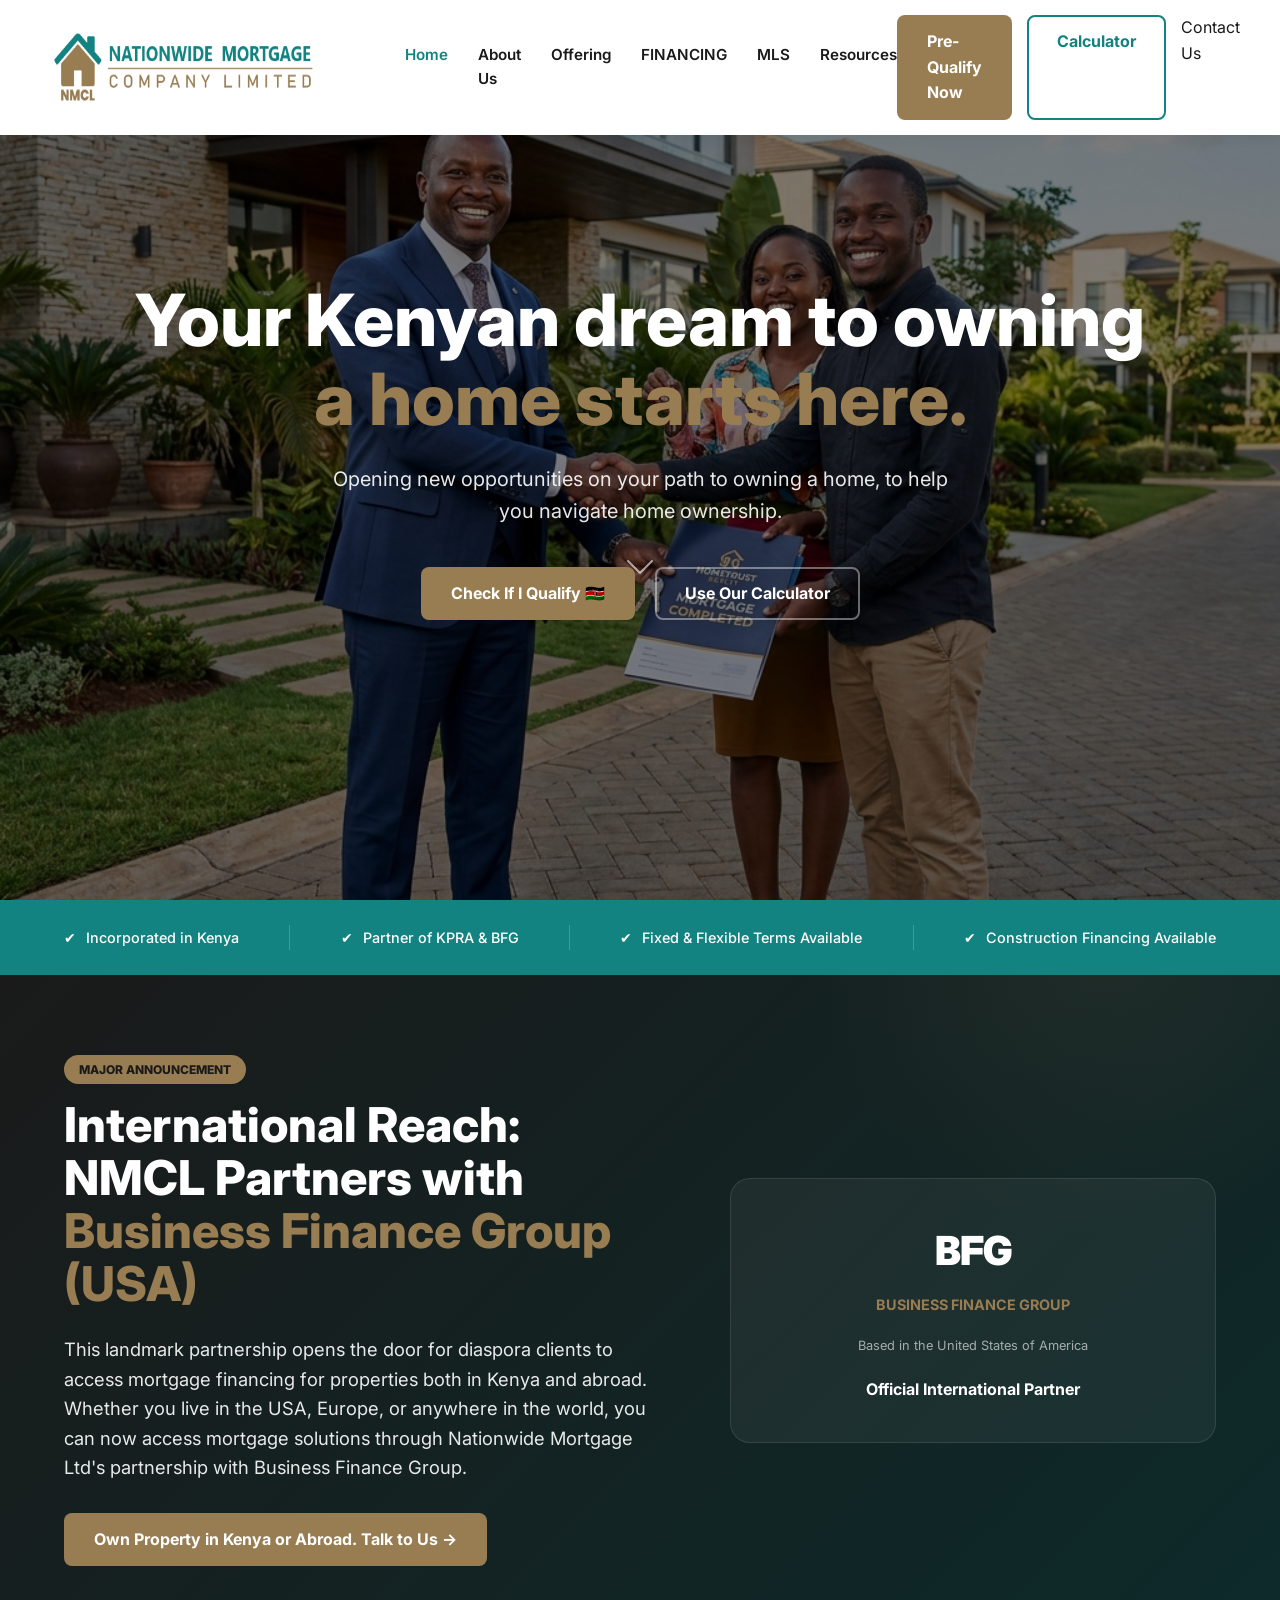
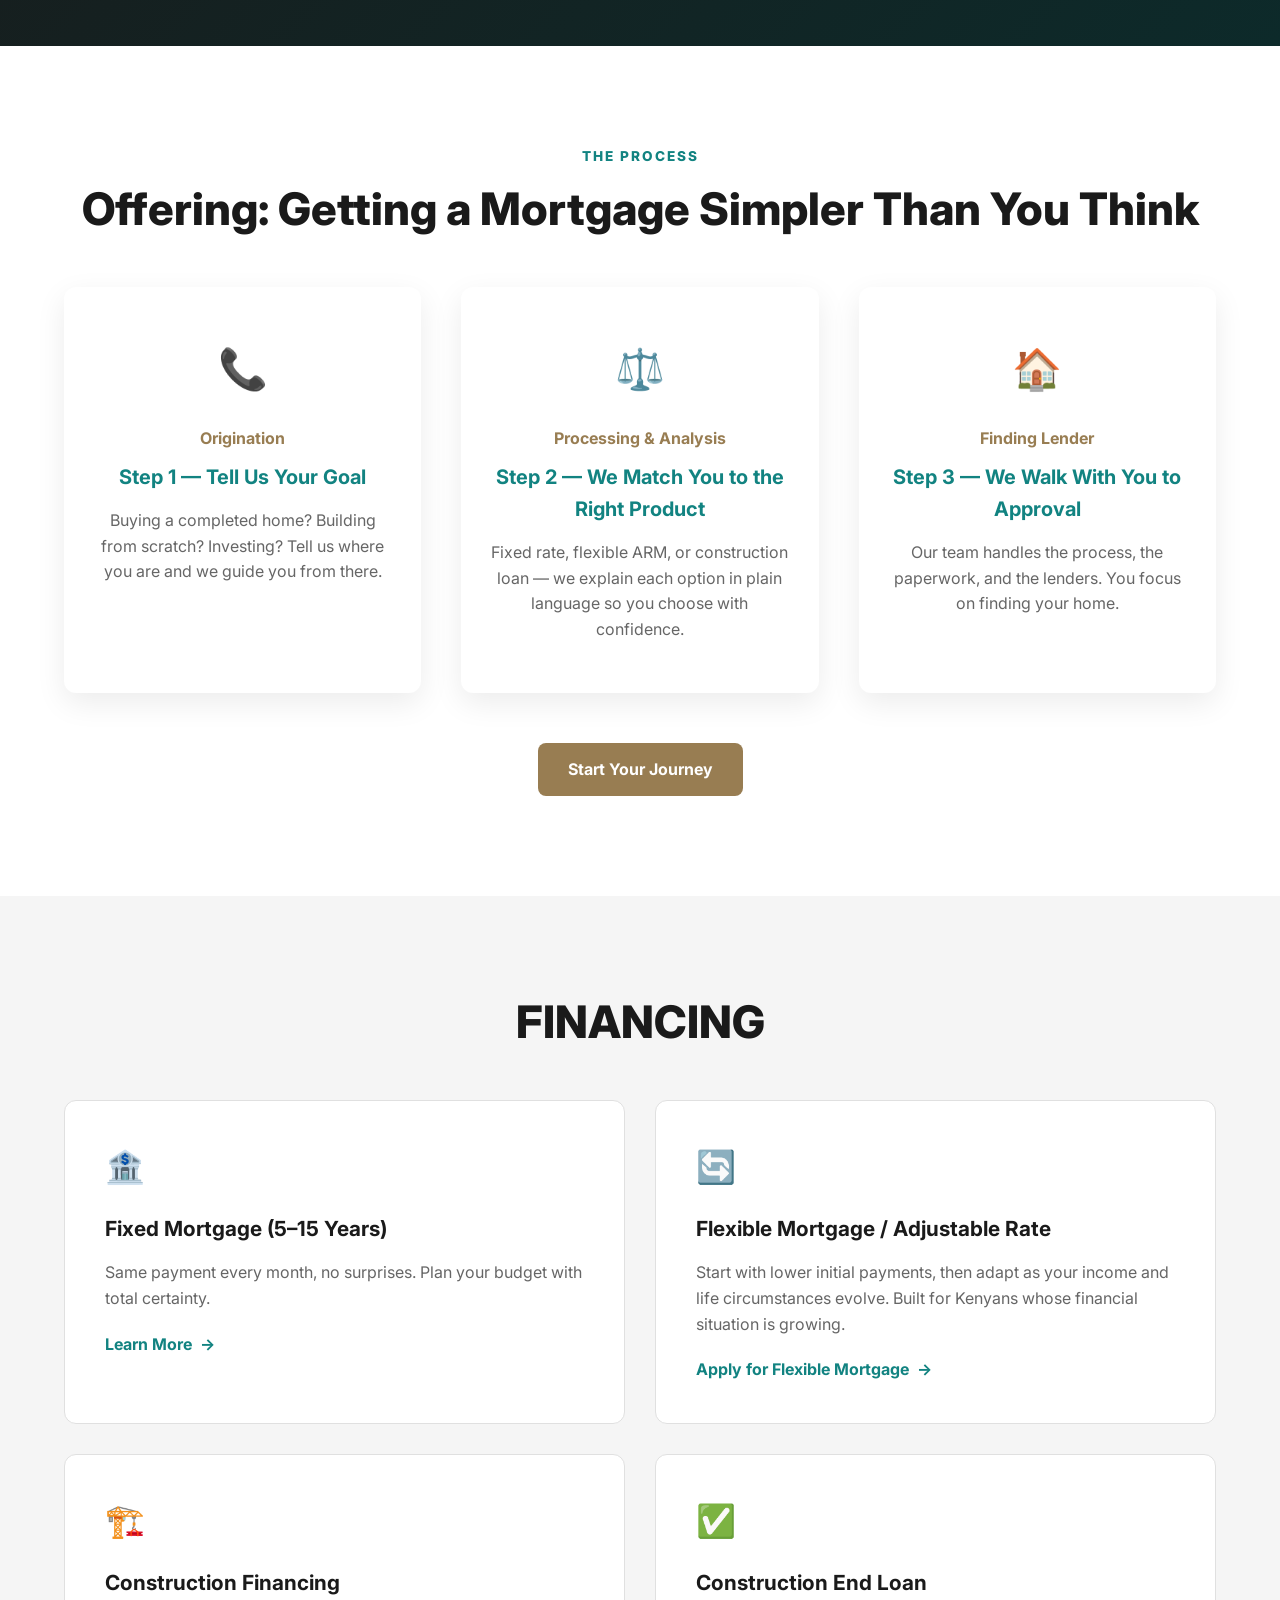
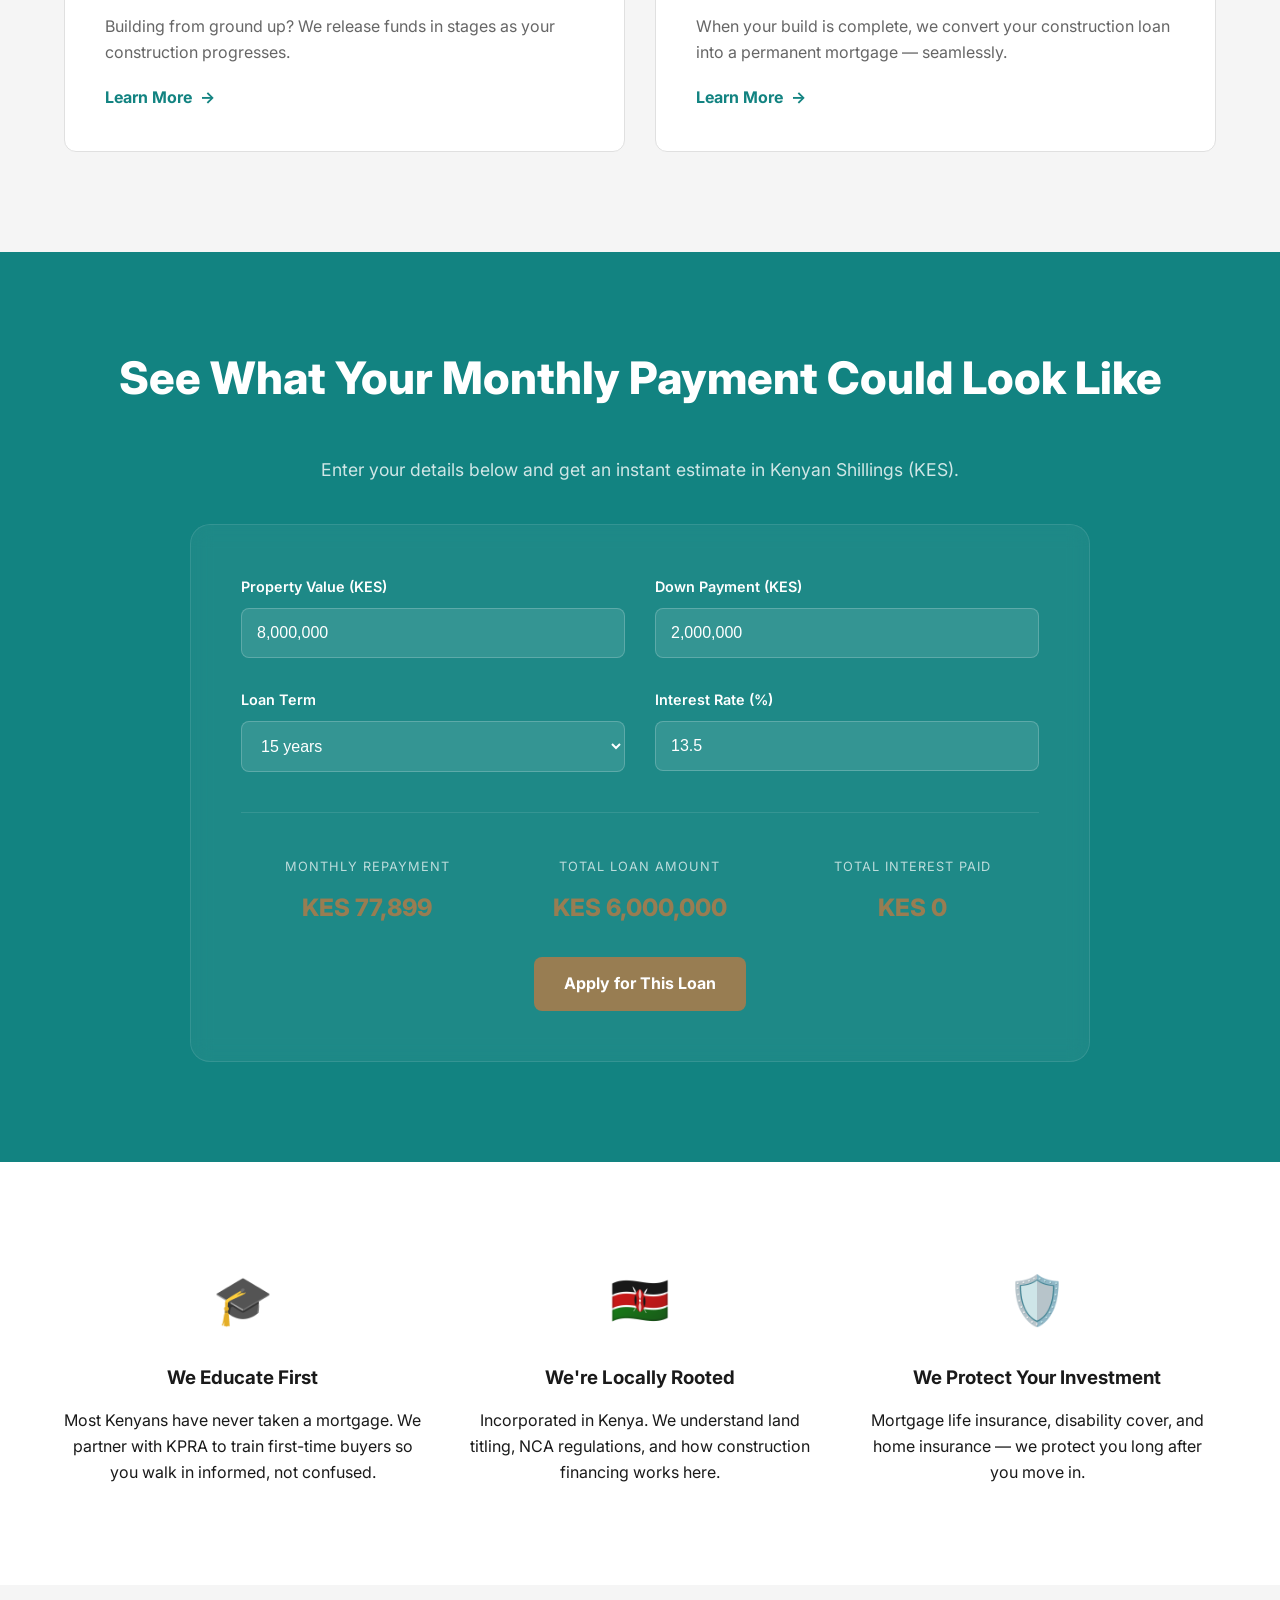
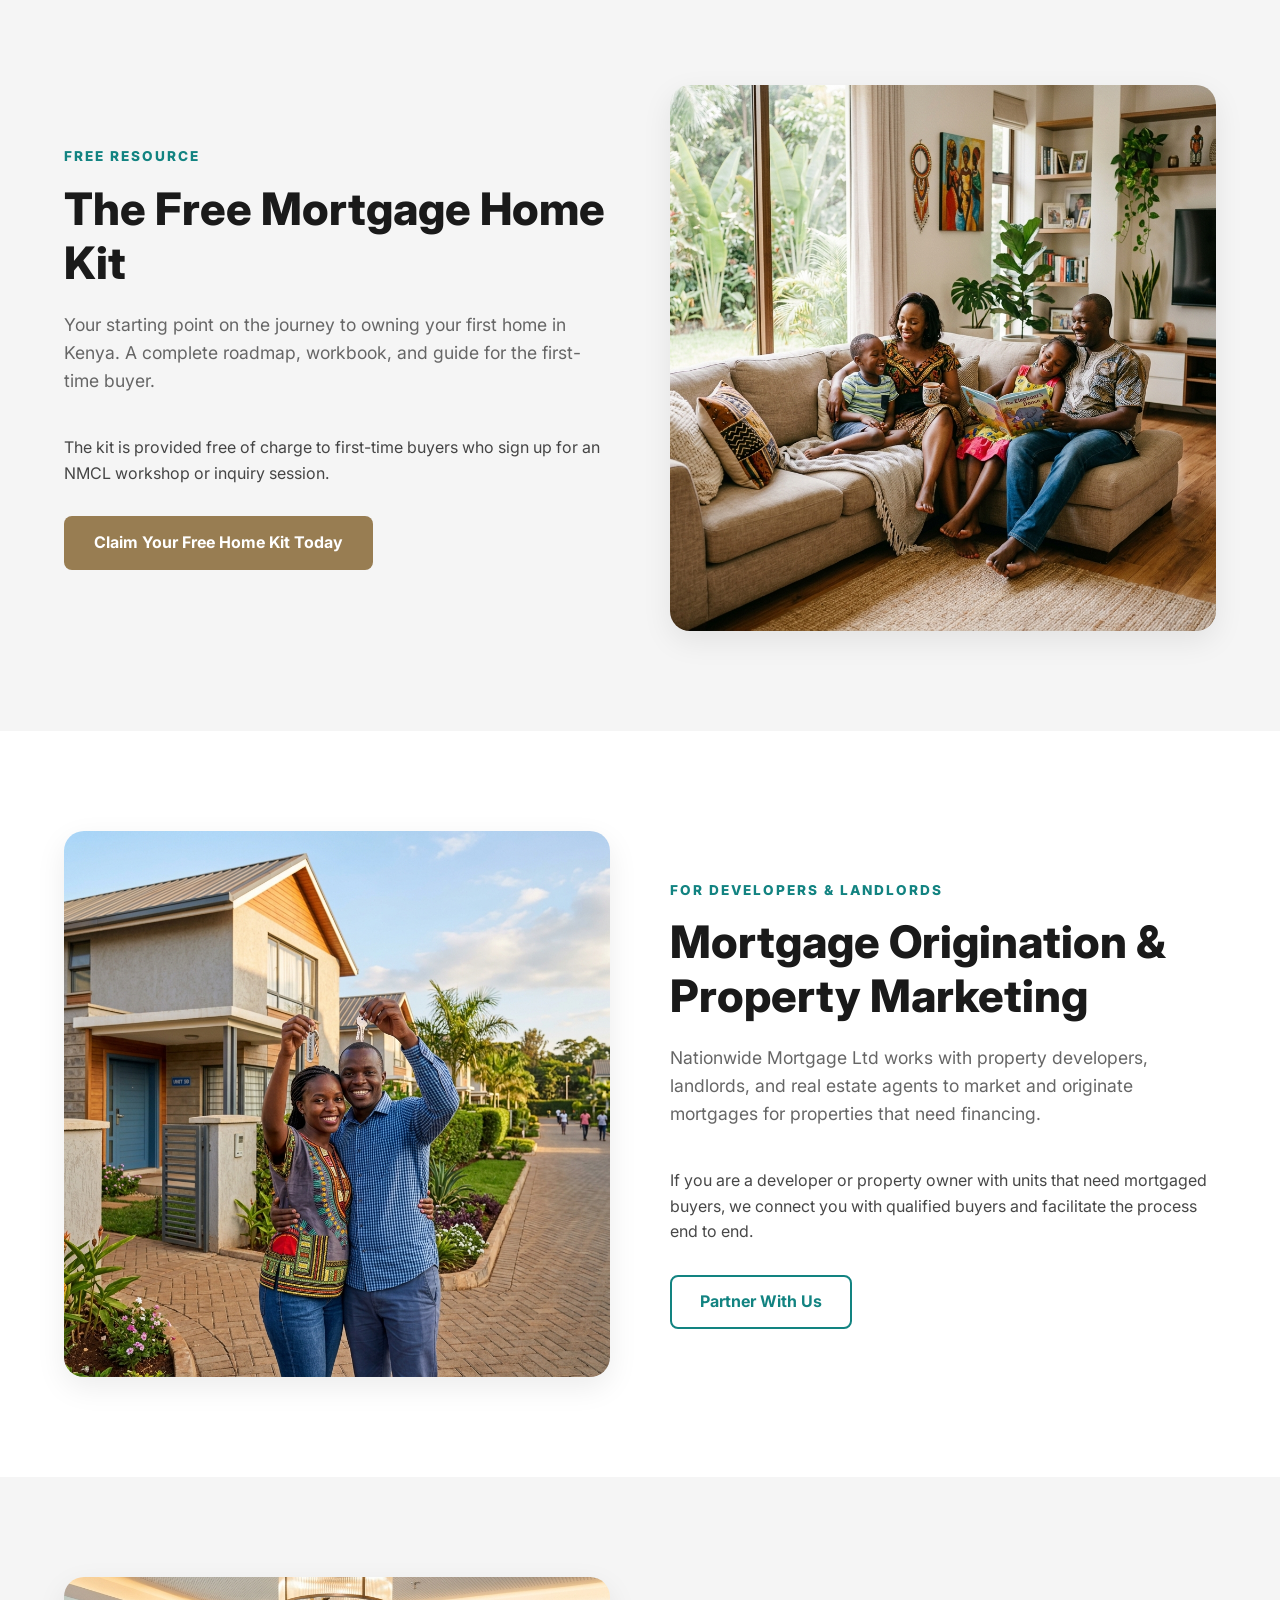
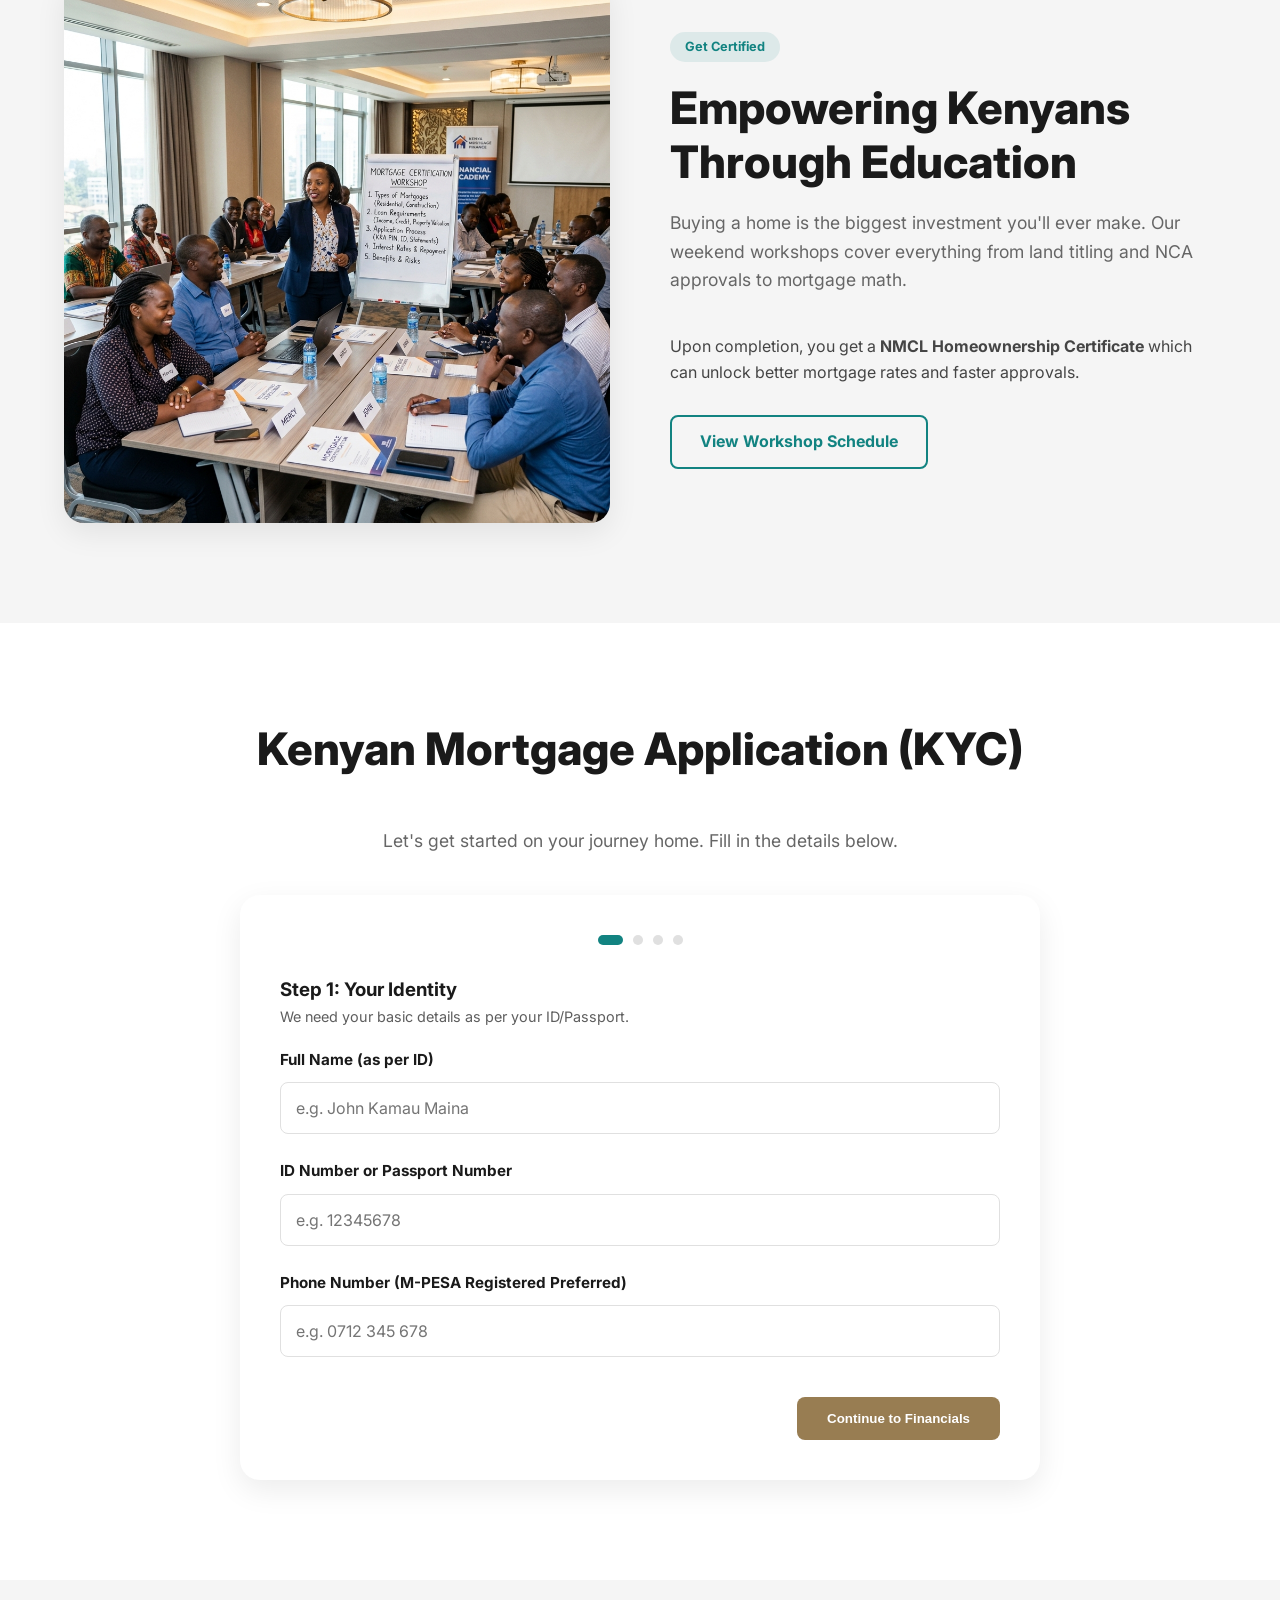
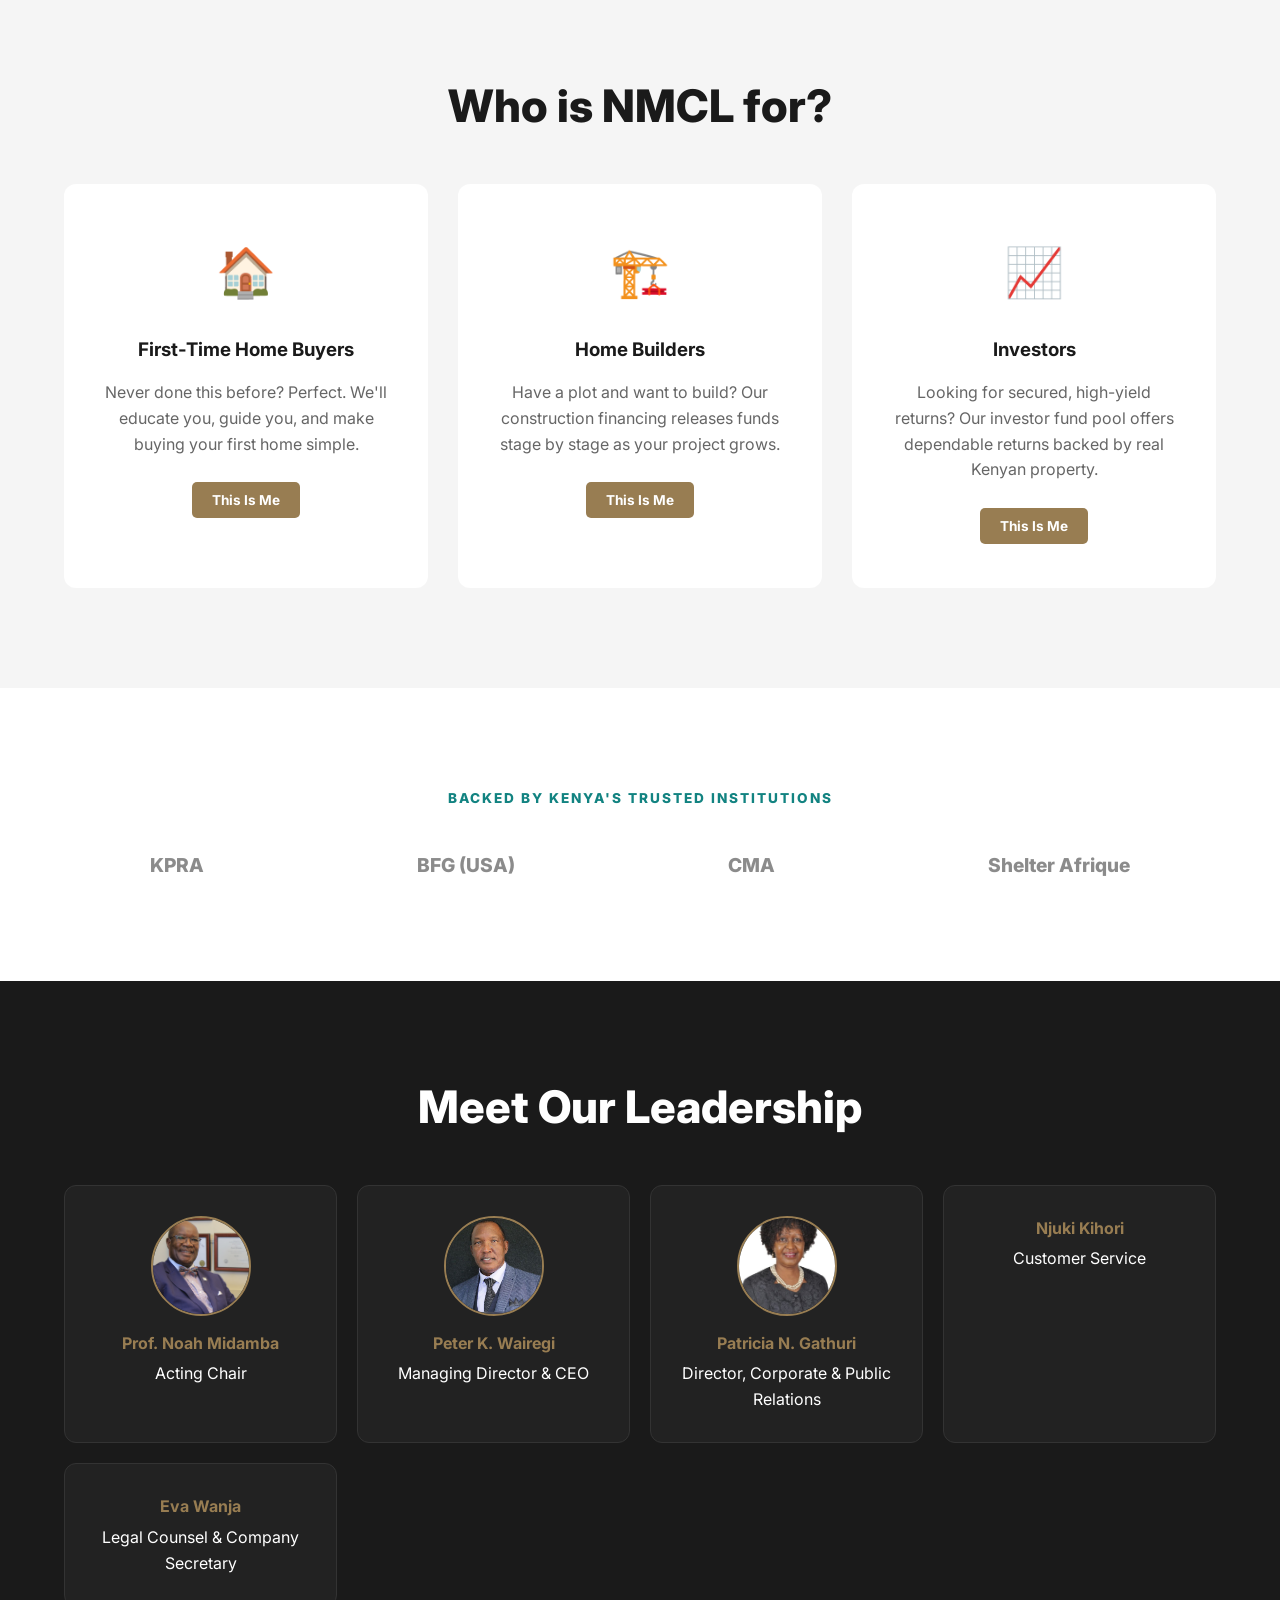
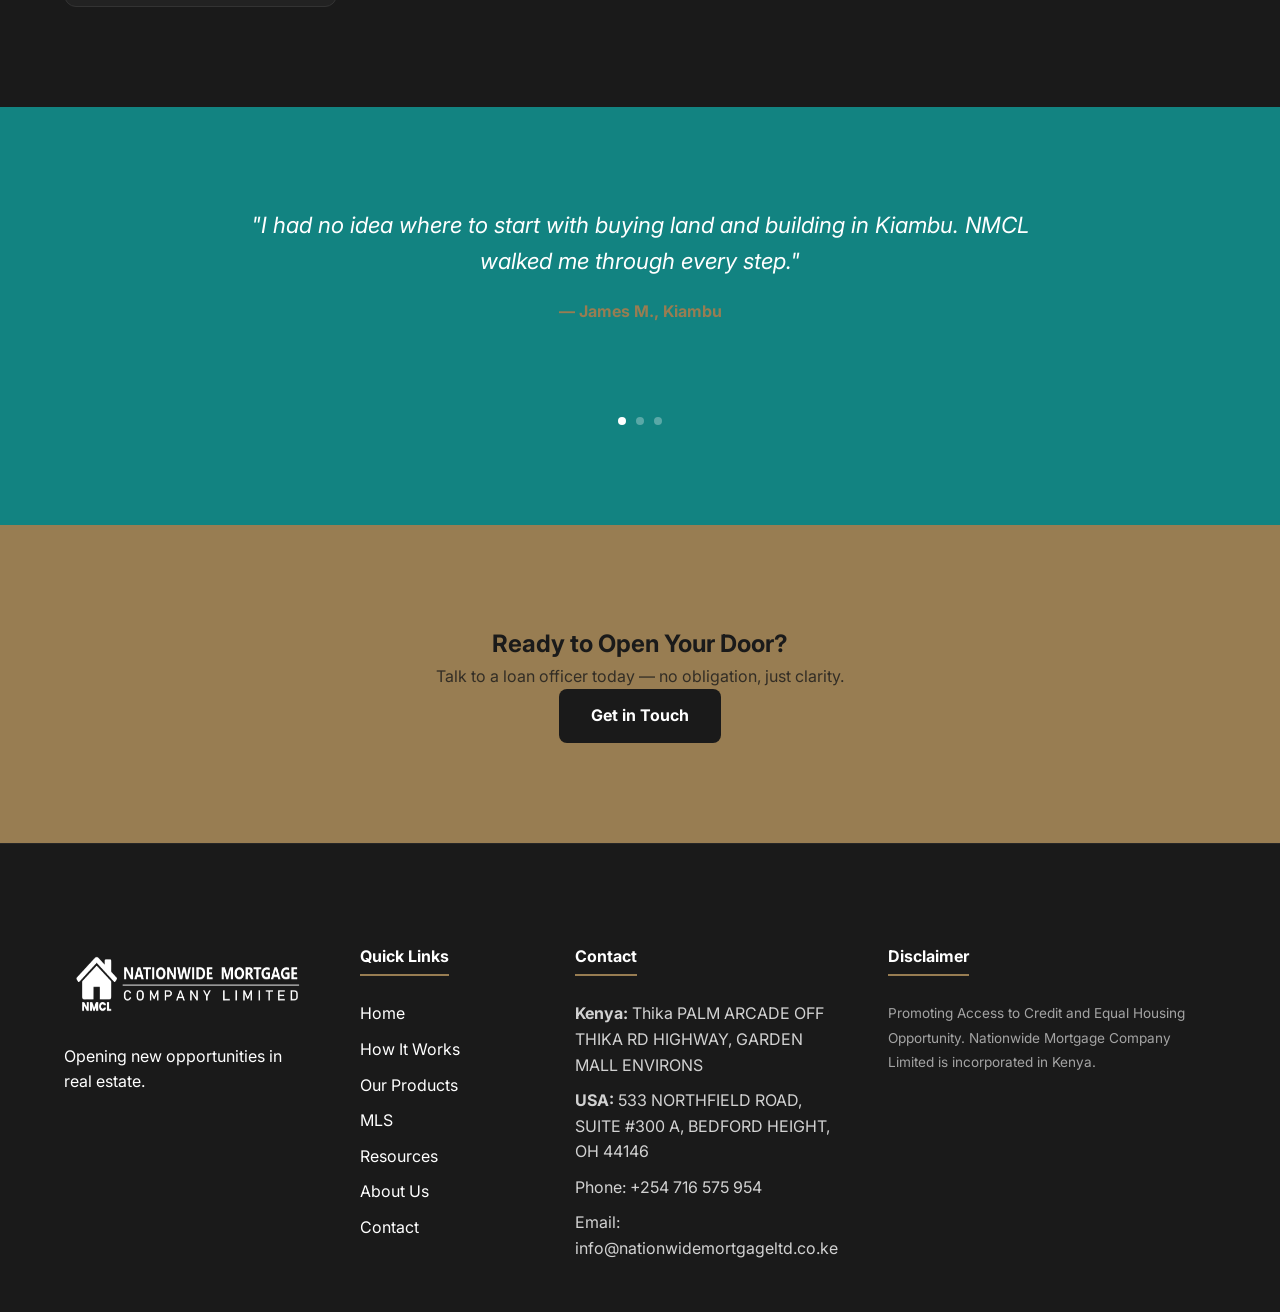
<file: index.html>
<!DOCTYPE html>
<html lang="en">
<head>
  <meta charset="UTF-8" />
  <meta name="viewport" content="width=device-width, initial-scale=1.0" />
  <title>NMCL – Nationwide Mortgage Company Limited | Your Home in Kenya Starts Here</title>
  <meta name="description" content="Nationwide Mortgage Company Limited (NMCL) — mortgage origination, processing, and private funding built for Kenyans. Fixed, flexible, and construction loans in KES." />
  <link rel="canonical" href="https://www.nationwidemortgageltd.co.ke/" />
  
  <!-- Open Graph / Facebook -->
  <meta property="og:type" content="website" />
  <meta property="og:url" content="https://www.nationwidemortgageltd.co.ke/" />
  <meta property="og:title" content="NMCL – Nationwide Mortgage Company Limited | Your Home in Kenya Starts Here" />
  <meta property="og:description" content="Affordable mortgage financing built for Kenyans — whether you're buying, building, or investing. Fixed, flexible, and construction loans in KES." />
  <meta property="og:image" content="https://www.nationwidemortgageltd.co.ke/assets/Main%20logo%20load.png" />

  <!-- Twitter -->
  <meta property="twitter:card" content="summary_large_image" />
  <meta property="twitter:url" content="https://www.nationwidemortgageltd.co.ke/" />
  <meta property="twitter:title" content="NMCL – Nationwide Mortgage Company Limited | Your Home in Kenya Starts Here" />
  <meta property="twitter:description" content="Affordable mortgage financing built for Kenyans — whether you're buying, building, or investing. Fixed, flexible, and construction loans in KES." />
  <meta property="twitter:image" content="https://www.nationwidemortgageltd.co.ke/assets/Main%20logo%20load.png" />

  <link rel="icon" href="assets/Main logo load.png" type="image/png" />
  <link rel="stylesheet" href="css/style.css" />
  <!-- Google Fonts: Inter & Poppins -->
  <link rel="preconnect" href="https://fonts.googleapis.com">
  <link rel="preconnect" href="https://fonts.gstatic.com" crossorigin>
  <link href="https://fonts.googleapis.com/css2?family=Inter:wght@400;500;600;700;800&family=Poppins:wght@400;500;600;700;800&display=swap" rel="stylesheet">
</head>
<body>

<!-- ░░ PAGE LOADER ░░ -->
<div id="page-loader" role="status" aria-label="Loading">
  <div class="loader-logo-wrap">
    <img src="assets/Main logo load.png" alt="NMCL Logo" class="loader-main-img">
    <div class="loader-name-wrap">
      <div class="loader-company-line">Nationwide Mortgage</div>
      <span class="loader-underline"></span>
      <div class="loader-limited">Company Limited</div>
    </div>
  </div>
</div>

<!-- ░░ NAVIGATION ░░ -->
<nav id="navbar" role="navigation" aria-label="Main navigation">
  <div class="nav-inner">
    <a href="index.html" class="nav-logo" aria-label="NMCL Home">
      <img src="assets/Logo 2.png" alt="NMCL" />
    </a>
    <div class="nav-links">
      <a href="index.html" class="active">Home</a>
      <a href="about.html">About Us</a>
      <a href="how-it-works.html">Offering</a>
      <a href="products.html">FINANCING</a>
      <a href="mls.html">MLS</a>
      <a href="resources.html">Resources</a>
    </div>
    <div class="nav-actions">
      <a href="pre-qualify.html" class="btn-gold nav-cta">Pre-Qualify Now</a>
      <a href="calculator.html" class="btn-teal-outline nav-cta">Calculator</a>
      <a href="contact.html" class="btn-teal nav-cta">Contact Us</a>
    </div>
    <button class="hamburger" id="hamburger" aria-label="Open menu" aria-expanded="false">
      <span></span><span></span><span></span>
    </button>
  </div>
</nav>

<div class="mobile-menu" id="mobile-menu">
  <a href="index.html" class="active">Home</a>
  <a href="about.html">About Us</a>
  <a href="how-it-works.html">Offering</a>
  <a href="products.html">FINANCING</a>
  <a href="contact.html">Contact</a>
  <div class="mobile-menu-actions">
    <a href="pre-qualify.html" class="btn-gold">Pre-Qualify Now</a>
    <a href="calculator.html" class="btn-teal-outline">Calculator</a>
  </div>
</div>

<main>
  <!-- ① HERO SECTION -->
  <section class="hero" id="hero">
    <div class="hero-overlay"></div>
    <div class="hero-content container">
      <h1>Your Kenyan dream to owning <br><span class="accent">a home starts here.</span></h1>
      <p>Opening new opportunities on your path to owning a home, to help you navigate home ownership.</p>
      <div class="hero-actions">
        <a href="contact.html#qualify" class="btn-gold">Check If I Qualify 🇰🇪</a>
        <a href="calculator.html" class="btn-teal-outline white">Use Our Calculator</a>
      </div>
      <div class="scroll-arrow" id="scroll-arrow">
        <svg xmlns="http://www.w3.org/2000/svg" width="32" height="32" fill="currentColor" viewBox="0 0 16 16">
          <path d="M1.646 4.646a.5.5 0 0 1 .708 0L8 10.293l5.646-5.647a.5.5 0 0 1 .708.708l-6 6a.5.5 0 0 1-.708 0l-6-6a.5.5 0 0 1 0-.708z"/>
        </svg>
      </div>
    </div>
  </section>

  <!-- ② QUICK TRUST BAR -->
  <div class="trust-bar">
    <div class="container trust-bar-inner">
      <div class="trust-item"><span class="check">✔</span> Incorporated in Kenya</div>
      <div class="trust-divider"></div>
      <div class="trust-item"><span class="check">✔</span> Partner of KPRA & BFG</div>
      <div class="trust-divider"></div>
      <div class="trust-item"><span class="check">✔</span> Fixed & Flexible Terms Available</div>
      <div class="trust-divider"></div>
      <div class="trust-item"><span class="check">✔</span> Construction Financing Available</div>
    </div>
  </div>

  <!-- 2.1 USA PARTNERSHIP SECTION -->
  <section class="usa-partnership reveal">
    <div class="container">
      <div class="partnership-inner">
        <div class="partnership-content">
          <span class="badge-new">Major Announcement</span>
          <h2 style="font-size: clamp(2rem, 4vw, 3rem); font-weight: 800; line-height: 1.1; margin-bottom: 25px;">International Reach: NMCL Partners with <span style="color:var(--gold);">Business Finance Group (USA)</span></h2>
          <p style="font-size: 1.15rem; opacity: 0.9; margin-bottom: 30px;">This landmark partnership opens the door for diaspora clients to access mortgage financing for properties both in Kenya and abroad. Whether you live in the USA, Europe, or anywhere in the world, you can now access mortgage solutions through Nationwide Mortgage Ltd's partnership with Business Finance Group.</p>
          <div style="display:flex; gap:20px; flex-wrap:wrap;">
             <a href="contact.html" class="btn-gold">Own Property in Kenya or Abroad. Talk to Us →</a>
          </div>
        </div>
        <div class="partnership-logo-wrap">
          <div class="bfg-logo">BFG</div>
          <div class="bfg-sub">Business Finance Group</div>
          <div style="margin-top:20px; opacity:0.6; font-size:0.8rem;">Based in the United States of America</div>
          <p style="margin-top:20px; font-weight:700; color:white;">Official International Partner</p>
        </div>
      </div>
    </div>
  </section>

  <!-- ③ HOW IT WORKS -->
  <section class="section how-it-works" id="how-it-works">
    <div class="container">
      <div class="text-center reveal">
        <p class="section-label">THE PROCESS</p>
        <h2 class="section-title">Offering: Getting a Mortgage Simpler Than You Think</h2>
      </div>
      <div class="steps-grid">
        <div class="step-card reveal">
          <div class="step-icon">📞</div>
          <p style="font-weight:bold; color:var(--gold); margin-bottom:10px;">Origination</p>
          <h3>Step 1 — Tell Us Your Goal</h3>
          <p>Buying a completed home? Building from scratch? Investing? Tell us where you are and we guide you from there.</p>
        </div>
        <div class="step-card reveal">
          <div class="step-icon">⚖️</div>
          <p style="font-weight:bold; color:var(--gold); margin-bottom:10px;">Processing & Analysis</p>
          <h3>Step 2 — We Match You to the Right Product</h3>
          <p>Fixed rate, flexible ARM, or construction loan — we explain each option in plain language so you choose with confidence.</p>
        </div>
        <div class="step-card reveal">
          <div class="step-icon">🏠</div>
          <p style="font-weight:bold; color:var(--gold); margin-bottom:10px;">Finding Lender</p>
          <h3>Step 3 — We Walk With You to Approval</h3>
          <p>Our team handles the process, the paperwork, and the lenders. You focus on finding your home.</p>
        </div>
      </div>
      <div class="text-center" style="margin-top: 50px;">
        <a href="contact.html" class="btn-gold">Start Your Journey</a>
      </div>
    </div>
  </section>

  <!-- ④ MORTGAGE PRODUCTS -->
  <section class="section products-section" id="products" style="background:#F5F5F5;">
    <div class="container">
      <div class="text-center reveal">
        <h2 class="section-title">FINANCING</h2>
      </div>
      <div class="products-grid">
        <div class="product-card reveal">
          <div class="product-icon">🏦</div>
          <h3>Fixed Mortgage (5–15 Years)</h3>
          <p>Same payment every month, no surprises. Plan your budget with total certainty.</p>
          <a href="products.html#fixed" class="learn-more">Learn More</a>
        </div>
        <div class="product-card reveal">
          <div class="product-icon">🔄</div>
          <h3>Flexible Mortgage / Adjustable Rate</h3>
          <p>Start with lower initial payments, then adapt as your income and life circumstances evolve. Built for Kenyans whose financial situation is growing.</p>
          <a href="products.html#categories" class="learn-more">Apply for Flexible Mortgage</a>
        </div>
        <div class="product-card reveal">
          <div class="product-icon">🏗️</div>
          <h3>Construction Financing</h3>
          <p>Building from ground up? We release funds in stages as your construction progresses.</p>
          <a href="products.html#construction" class="learn-more">Learn More</a>
        </div>
        <div class="product-card reveal">
          <div class="product-icon">✅</div>
          <h3>Construction End Loan</h3>
          <p>When your build is complete, we convert your construction loan into a permanent mortgage — seamlessly.</p>
          <a href="products.html#end-loan" class="learn-more">Learn More</a>
        </div>
      </div>
    </div>
  </section>

  <!-- ⑤ MORTGAGE CALCULATOR -->
  <section class="section calculator-section" id="calculator" style="background:var(--teal); color:white;">
    <div class="container">
      <div class="text-center reveal">
        <h2 class="section-title" style="color:white;">See What Your Monthly Payment Could Look Like</h2>
        <p class="section-sub" style="color:rgba(255,255,255,0.8);">Enter your details below and get an instant estimate in Kenyan Shillings (KES).</p>
      </div>
      <div class="calc-form reveal" id="calc-form">
        <div class="calc-grid">
          <div class="calc-field">
            <label>Property Value (KES)</label>
            <input type="text" id="calc-prop-value" value="8,000,000">
          </div>
          <div class="calc-field">
            <label>Down Payment (KES)</label>
            <input type="text" id="calc-down-payment" value="2,000,000">
          </div>
          <div class="calc-field">
            <label>Loan Term</label>
            <select id="calc-term">
              <option value="3">3 years</option>
              <option value="5">5 years</option>
              <option value="10">10 years</option>
              <option value="15" selected>15 years</option>
              <option value="20">20 years</option>
            </select>
          </div>
          <div class="calc-field">
            <label>Interest Rate (%)</label>
            <input type="number" id="calc-rate" value="13.5" step="0.1">
          </div>
        </div>
        <div class="calc-results-main">
          <div class="result-box">
            <span>Monthly Repayment</span>
            <div class="result-value" id="res-monthly">KES 0</div>
          </div>
          <div class="result-box">
            <span>Total Loan Amount</span>
            <div class="result-value" id="res-loan">KES 0</div>
          </div>
          <div class="result-box">
            <span>Total Interest Paid</span>
            <div class="result-value" id="res-interest">KES 0</div>
          </div>
        </div>
        <div class="text-center" style="margin-top: 30px;">
          <a href="contact.html" class="btn-gold">Apply for This Loan</a>
        </div>
      </div>
    </div>
  </section>

  <!-- ⑥ WHY CHOOSE NMCL -->
  <section class="section" id="why-choose-nmcl">
    <div class="container">
      <div class="features-grid">
        <div class="feature-block reveal">
          <div class="feature-icon">🎓</div>
          <h3>We Educate First</h3>
          <p>Most Kenyans have never taken a mortgage. We partner with KPRA to train first-time buyers so you walk in informed, not confused.</p>
        </div>
        <div class="feature-block reveal">
          <div class="feature-icon">🇰🇪</div>
          <h3>We're Locally Rooted</h3>
          <p>Incorporated in Kenya. We understand land titling, NCA regulations, and how construction financing works here.</p>
        </div>
        <div class="feature-block reveal">
          <div class="feature-icon">🛡️</div>
          <h3>We Protect Your Investment</h3>
          <p>Mortgage life insurance, disability cover, and home insurance — we protect you long after you move in.</p>
        </div>
      </div>
    </div>
  </section>

  <!-- ⑦ HOME BUYER KIT BANNER -->
  <section class="section home-buyer-section" id="home-kit-banner" style="background:var(--grey-bg);">
    <div class="container">
      <div class="workshop-grid">
        <div class="workshop-content reveal">
          <p class="section-label">FREE RESOURCE</p>
          <h2 class="section-title" style="margin-bottom: 20px;">The Free Mortgage Home Kit</h2>
          <p class="section-sub" style="margin-left: 0; text-align: left;">Your starting point on the journey to owning your first home in Kenya. A complete roadmap, workbook, and guide for the first-time buyer.</p>
          <p style="margin-bottom: 30px; opacity: 0.8;">The kit is provided free of charge to first-time buyers who sign up for an NMCL workshop or inquiry session.</p>
          <a href="home-kit.html" class="btn-gold">Claim Your Free Home Kit Today</a>
        </div>
        <div class="workshop-image reveal">
          <img src="assets/family-living-room.png" alt="Free Mortgage Home Kit">
        </div>
      </div>
    </div>
  </section>

  <!-- 7.1 MORTGAGE ORIGINATION & MARKETING -->
  <section class="section" id="origination" style="background:#fff;">
    <div class="container">
      <div class="workshop-grid" style="direction: rtl;">
        <div class="workshop-content reveal" style="direction: ltr;">
          <p class="section-label">FOR DEVELOPERS & LANDLORDS</p>
          <h2 class="section-title" style="margin-bottom: 20px;">Mortgage Origination & Property Marketing</h2>
          <p class="section-sub" style="margin-left: 0; text-align: left;">Nationwide Mortgage Ltd works with property developers, landlords, and real estate agents to market and originate mortgages for properties that need financing.</p>
          <p style="margin-bottom: 30px; opacity: 0.8;">If you are a developer or property owner with units that need mortgaged buyers, we connect you with qualified buyers and facilitate the process end to end.</p>
          <a href="contact.html" class="btn-teal-outline">Partner With Us</a>
        </div>
        <div class="workshop-image reveal">
          <img src="assets/home-buyer.png" alt="Mortgage Origination">
        </div>
      </div>
    </div>
  </section>

  <!-- ⑧ MORTGAGE WORKSHOPS (NEW) -->
  <section class="section workshop-section" id="workshops">
    <div class="container">
      <div class="workshop-grid" style="direction: rtl;">
        <div class="workshop-content reveal" style="direction: ltr;">
          <span class="cert-badge">Get Certified</span>
          <h2 class="section-title" style="margin-bottom: 20px;">Empowering Kenyans Through Education</h2>
          <p class="section-sub" style="margin-left: 0; text-align: left;">Buying a home is the biggest investment you'll ever make. Our weekend workshops cover everything from land titling and NCA approvals to mortgage math.</p>
          <p style="margin-bottom: 30px; opacity: 0.8;">Upon completion, you get a <strong>NMCL Homeownership Certificate</strong> which can unlock better mortgage rates and faster approvals.</p>
          <a href="resources.html" class="btn-teal-outline">View Workshop Schedule</a>
        </div>
        <div class="workshop-image reveal">
          <img src="assets/mortgage-workshop.png" alt="Kenyan Mortgage Workshop">
        </div>
      </div>
    </div>
  </section>

  <!-- ⑨ INTERACTIVE LOAN KYC FORM (NEW) -->
  <section class="section" id="loan-form" style="background:#fff;">
    <div class="container">
      <div class="form-header reveal">
        <h2 class="section-title">Kenyan Mortgage Application (KYC)</h2>
        <p class="section-sub">Let's get started on your journey home. Fill in the details below.</p>
      </div>
      
      <div class="form-container reveal">
        <div class="form-progress">
          <span class="progress-dot active"></span>
          <span class="progress-dot"></span>
          <span class="progress-dot"></span>
          <span class="progress-dot"></span>
        </div>

        <form id="kyc-loan-form" class="kyc-loan-form">
          <!-- Step 1: Personal -->
          <div class="form-step active">
            <h3>Step 1: Your Identity</h3>
            <p style="margin-bottom: 20px; font-size: 0.9rem; opacity: 0.7;">We need your basic details as per your ID/Passport.</p>
            <div class="form-group">
              <label>Full Name (as per ID)</label>
              <input type="text" placeholder="e.g. John Kamau Maina" required>
            </div>
            <div class="form-group">
              <label>ID Number or Passport Number</label>
              <input type="text" placeholder="e.g. 12345678" required>
            </div>
            <div class="form-group">
              <label>Phone Number (M-PESA Registered Preferred)</label>
              <input type="tel" placeholder="e.g. 0712 345 678" required>
            </div>
            <div class="form-nav">
              <span></span>
              <button type="button" class="btn-gold next-step">Continue to Financials</button>
            </div>
          </div>

          <!-- Step 2: Financial & Credit -->
          <div class="form-step">
            <h3>Step 2: Financial Profile</h3>
            <p style="margin-bottom: 20px; font-size: 0.9rem; opacity: 0.7;">This helps us determine which mortgage product fits you best.</p>
            <div class="form-group">
              <label>Primary Source of Income</label>
              <select required>
                <option value="">Select...</option>
                <option value="employed">Employed (Salaried)</option>
                <option value="business">Self-Employed (Business)</option>
                <option value="diaspora">Diaspora Remittances</option>
              </select>
            </div>
            <div class="form-group">
              <label>Average Monthly Net Income (KES)</label>
              <input type="text" placeholder="e.g. 150,000" class="kes-format" required>
            </div>
            <div class="form-group">
              <label>Is this your first time taking a mortgage/large loan in Kenya?</label>
              <select required>
                <option value="yes">Yes, first-time borrower</option>
                <option value="no">No, I have borrowed before</option>
              </select>
            </div>
            <div class="form-group">
              <label>Current Outstanding Loans/Debts (Monthly Repayment)</label>
              <input type="text" placeholder="e.g. 20,000 or Enter 'None'" class="kes-format">
            </div>
            <div class="form-group">
              <label>Approximate Loan Amount Needed (KES)</label>
              <input type="text" placeholder="e.g. 5,000,000" class="kes-format" required>
            </div>
            <div class="form-nav">
              <button type="button" class="btn-teal-outline prev-step">Back</button>
              <button type="button" class="btn-gold next-step">Next: Property Info</button>
            </div>
          </div>

          <!-- Step 3: Property -->
          <div class="form-step">
            <h3>Step 3: Property Details</h3>
            <p style="margin-bottom: 20px; font-size: 0.9rem; opacity: 0.7;">Where is your dream home located?</p>
            <div class="form-group">
              <label>Intended Property Location</label>
              <input type="text" placeholder="e.g. Ruiru, Kiambu County" required>
            </div>
            <div class="form-group">
              <label>Property Status</label>
              <select required>
                <option value="">Select...</option>
                <option value="buying">Buying Existing Home</option>
                <option value="building">Building (New Construction)</option>
                <option value="land">Land Purchase Only</option>
              </select>
            </div>
            <div class="form-group">
              <label>Have you identified the property/plot yet?</label>
              <select>
                <option value="yes">Yes</option>
                <option value="no">Not yet</option>
              </select>
            </div>
            <div class="form-nav">
              <button type="button" class="btn-teal-outline prev-step">Back</button>
              <button type="button" class="btn-gold next-step">Final Step</button>
            </div>
          </div>

          <!-- Step 4: Submission -->
          <div class="form-step">
            <h3>Final Step: Documents & Submit</h3>
            <p style="margin-bottom: 20px; font-size: 0.9rem; opacity: 0.7;">Almost there! Our team will contact you for official documentation.</p>
            <div class="form-group">
              <label>Additional Notes / Special Requests</label>
              <textarea placeholder="Tell us more about your specific needs..."></textarea>
            </div>
            <div class="form-group" style="display:flex; align-items:center; gap:10px;">
              <input type="checkbox" id="terms" style="width:auto;" required>
              <label for="terms" style="margin-bottom:0; font-weight:400; font-size:0.85rem;">I agree to NMCL's processing of my data for mortgage assessment.</label>
            </div>
            <div class="form-nav">
              <button type="button" class="btn-teal-outline prev-step">Back</button>
              <button type="submit" class="btn-gold">Submit My Application</button>
            </div>
          </div>
        </form>
      </div>
    </div>
  </section>

  <!-- ⑩ WHO IS NMCL FOR? -->
  <section class="section" id="audience" style="background:#F5F5F5;">
    <div class="container">
      <div class="text-center reveal">
        <h2 class="section-title">Who is NMCL for?</h2>
      </div>
      <div class="audience-grid-revised">
        <div class="audience-card-full reveal">
          <div class="aud-icon">🏠</div>
          <h3>First-Time Home Buyers</h3>
          <p>Never done this before? Perfect. We'll educate you, guide you, and make buying your first home simple.</p>
          <a href="#loan-form" class="btn-gold-sm">This Is Me</a>
        </div>
        <div class="audience-card-full reveal">
          <div class="aud-icon">🏗️</div>
          <h3>Home Builders</h3>
          <p>Have a plot and want to build? Our construction financing releases funds stage by stage as your project grows.</p>
          <a href="#loan-form" class="btn-gold-sm">This Is Me</a>
        </div>
        <div class="audience-card-full reveal">
          <div class="aud-icon">📈</div>
          <h3>Investors</h3>
          <p>Looking for secured, high-yield returns? Our investor fund pool offers dependable returns backed by real Kenyan property.</p>
          <a href="investments.html" class="btn-gold-sm">This Is Me</a>
        </div>
      </div>
    </div>
  </section>

  <!-- ⑧ OUR PARTNERS -->
  <section class="section" id="partners">
    <div class="container">
      <div class="text-center reveal">
        <p class="section-label">BACKED BY KENYA'S TRUSTED INSTITUTIONS</p>
      </div>
      <div class="partners-strip">
        <div class="partner-logo">KPRA</div>
        <div class="partner-logo">BFG (USA)</div>
        <div class="partner-logo">CMA</div>
        <div class="partner-logo">Shelter Afrique</div>
      </div>
    </div>
  </section>

  <!-- ⑨ TEAM SECTION -->
  <section class="section team-section-home" id="team" style="background:#1A1A1A; color:white;">
    <div class="container">
      <div class="text-center reveal">
        <h2 class="section-title" style="color:white;">Meet Our Leadership</h2>
      </div>
      <div class="team-grid-small">
        <div class="team-member-card">
          <div class="member-image">
            <img src="assets/Prof-Noah-Midamba.jpg" alt="Prof. Noah Midamba">
          </div>
          <div class="member-info">
            <h4>Prof. Noah Midamba</h4>
            <p>Acting Chair</p>
          </div>
        </div>
        <div class="team-member-card">
          <div class="member-image">
            <img src="assets/Peter Wairegi.jpg" alt="Peter K. Wairegi">
          </div>
          <div class="member-info">
            <h4>Peter K. Wairegi</h4>
            <p>Managing Director & CEO</p>
          </div>
        </div>
        <div class="team-member-card">
          <div class="member-image">
            <img src="assets/Patricia.jpg" alt="Patricia N. Gathuri">
          </div>
          <div class="member-info">
            <h4>Patricia N. Gathuri</h4>
            <p>Director, Corporate & Public Relations</p>
          </div>
        </div>
        <div class="team-member-card">
          <div class="member-info">
            <h4>Njuki Kihori</h4>
            <p>Customer Service</p>
          </div>
        </div>
        <div class="team-member-card">
          <div class="member-info">
            <h4>Eva Wanja</h4>
            <p>Legal Counsel & Company Secretary</p>
          </div>
        </div>
      </div>
    </div>
  </section>

  <!-- ⑩ TESTIMONIALS -->
  <section class="section testimonials-home" id="testimonials" style="background:var(--teal); color:white;">
    <div class="container">
      <div class="testimonial-carousel-home">
        <div class="testimonial-item active">
          <p>"I had no idea where to start with buying land and building in Kiambu. NMCL walked me through every step."</p>
          <span>— James M., Kiambu</span>
        </div>
        <div class="testimonial-item">
          <p>"As a first-time buyer in Nairobi, I was terrified of the process. They made it feel manageable."</p>
          <span>— Grace W., Nairobi</span>
        </div>
        <div class="testimonial-item">
          <p>"The construction financing released funds as we built. No stress, no lump sum risk."</p>
          <span>— Samuel O., Mombasa</span>
        </div>
      </div>
      <div class="carousel-dots-home">
        <span class="dot active"></span>
        <span class="dot"></span>
        <span class="dot"></span>
      </div>
    </div>
  </section>

  <!-- ⑪ FINAL CTA -->
  <section class="section final-cta" id="final-cta" style="background:#987D52;">
    <div class="container text-center">
      <h2 style="color:#1A1A1A;">Ready to Open Your Door?</h2>
      <p style="color:#1A1A1A; opacity:0.8;">Talk to a loan officer today — no obligation, just clarity.</p>
      <a href="contact.html" class="btn-dark">Get in Touch</a>
    </div>
  </section>
</main>

<!-- ⑫ FOOTER -->
<footer class="footer">
  <div class="container">
    <div class="footer-grid">
      <div class="footer-brand">
        <img src="assets/Logo 2.png" alt="NMCL" class="footer-logo">
        <p>Opening new opportunities in real estate.</p>
      </div>
      <div class="footer-links">
        <h4>Quick Links</h4>
        <ul>
          <li><a href="index.html">Home</a></li>
          <li><a href="how-it-works.html">How It Works</a></li>
          <li><a href="products.html">Our Products</a></li>
          <li><a href="mls.html">MLS</a></li>
          <li><a href="resources.html">Resources</a></li>
          <li><a href="about.html">About Us</a></li>
          <li><a href="contact.html">Contact</a></li>
        </ul>
      </div>
      <div class="footer-contact">
        <h4>Contact</h4>
        <p><strong>Kenya:</strong> Thika PALM ARCADE OFF THIKA RD HIGHWAY, GARDEN MALL ENVIRONS</p>
        <p><strong>USA:</strong> 533 NORTHFIELD ROAD, SUITE #300 A, BEDFORD HEIGHT, OH 44146</p>
        <p>Phone: +254 716 575 954</p>
        <p>Email: info@nationwidemortgageltd.co.ke</p>
      </div>
      <div class="footer-disclaimer">
        <h4>Disclaimer</h4>
        <p>Promoting Access to Credit and Equal Housing Opportunity. Nationwide Mortgage Company Limited is incorporated in Kenya.</p>
      </div>
    </div>
  </div>
</footer>

<script src="js/main.js"></script>
</body>
</html>
</file>
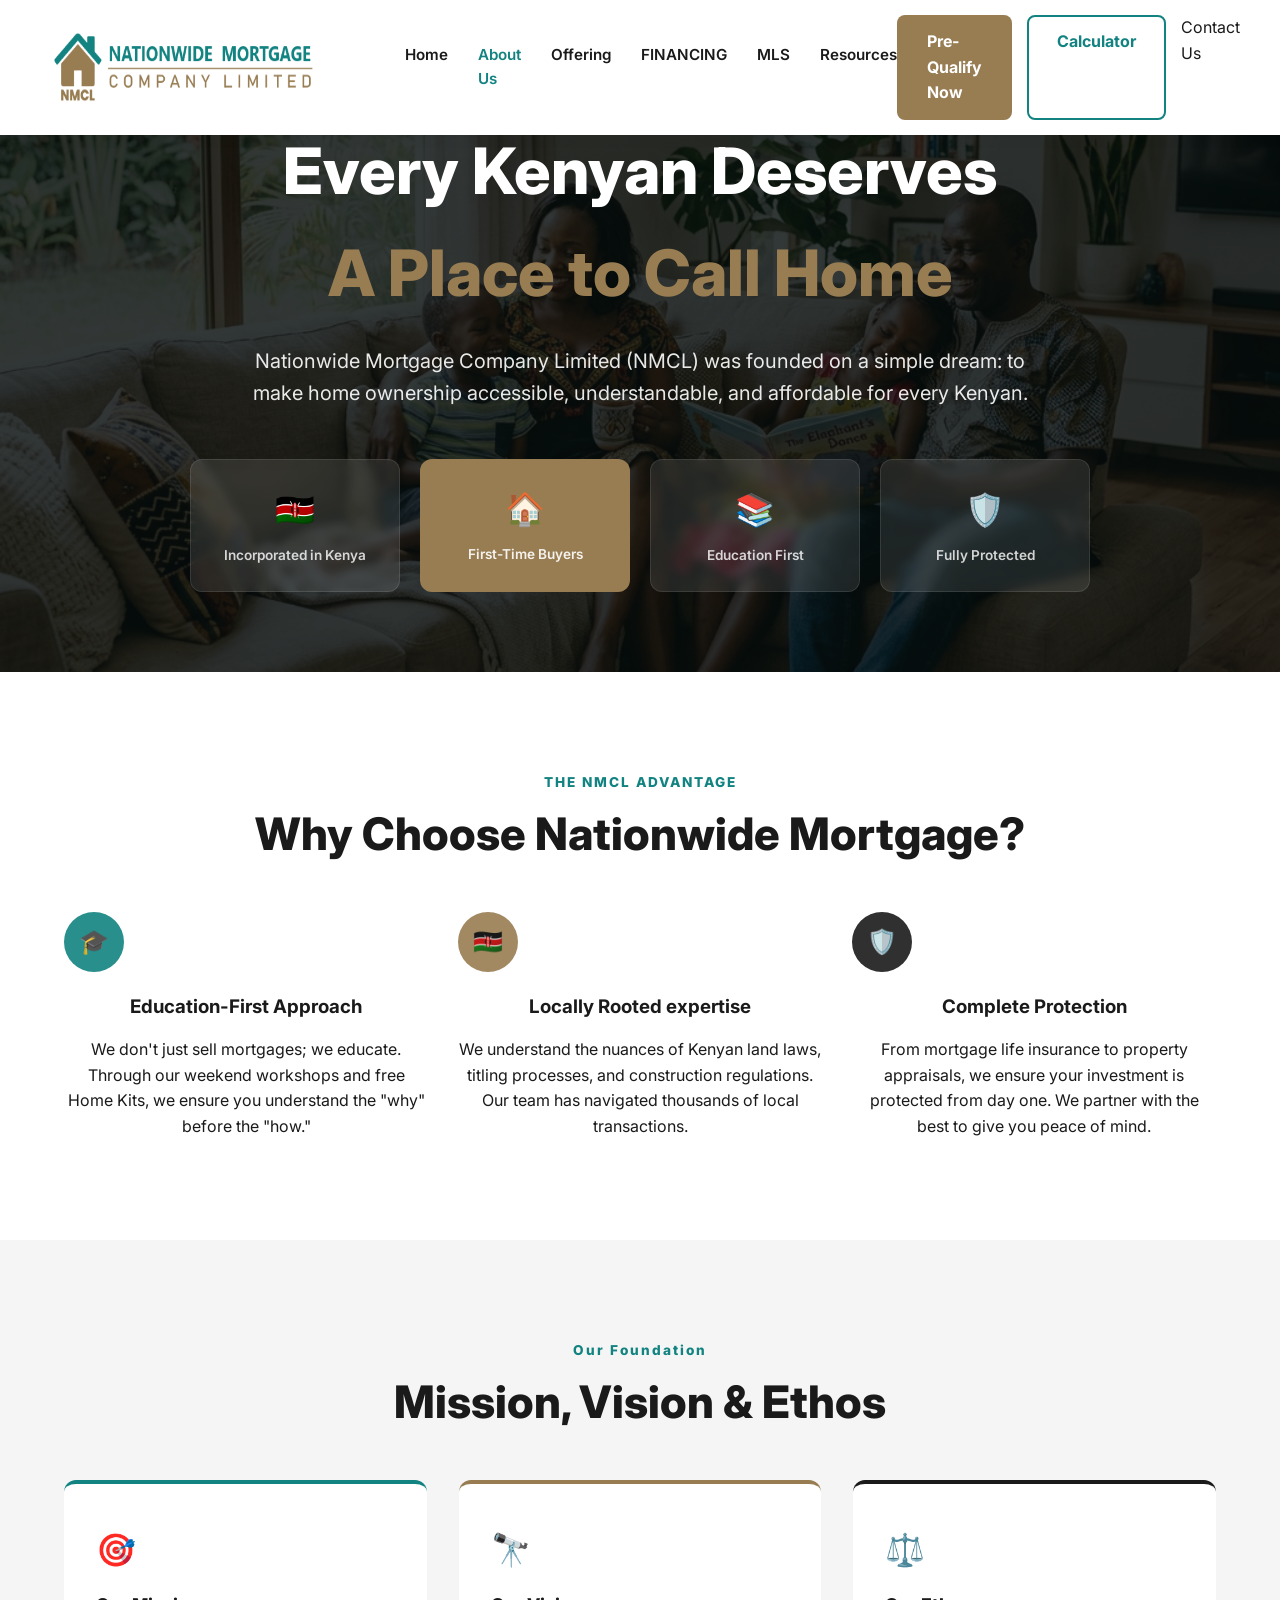
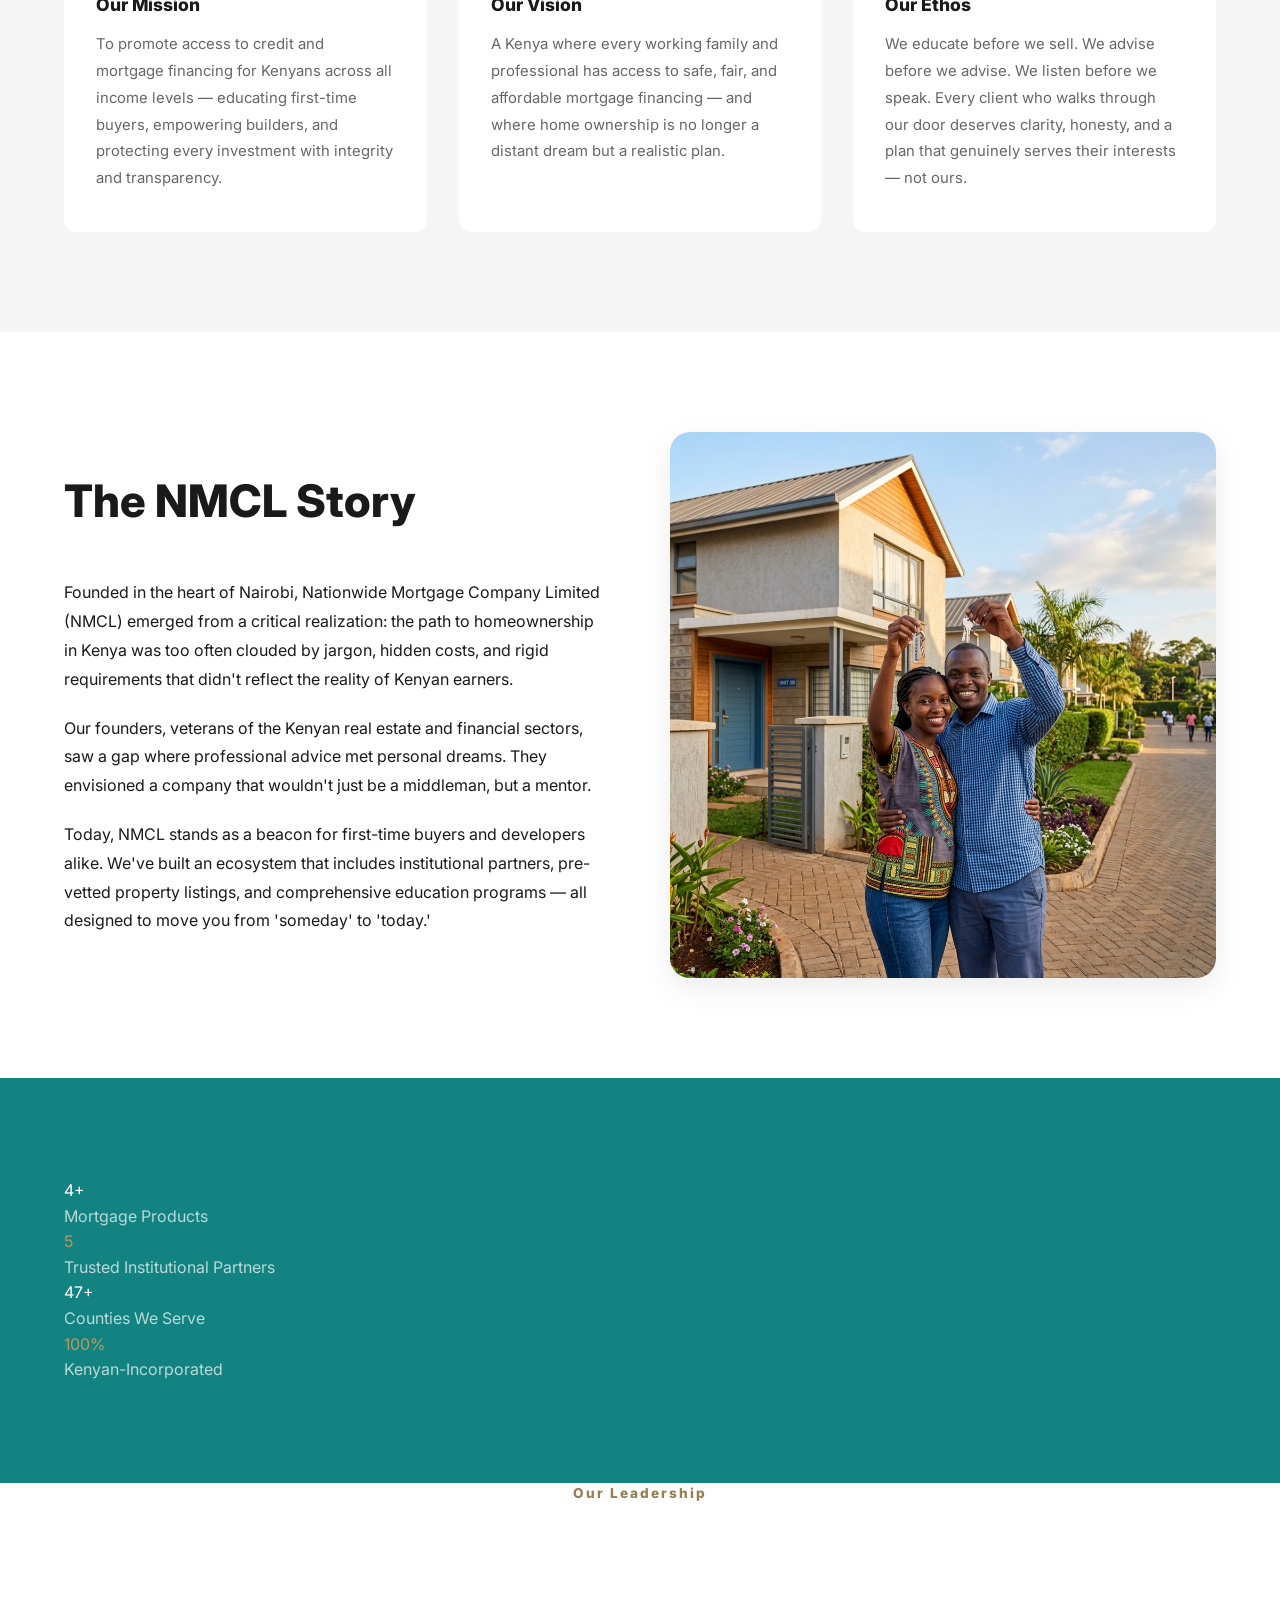
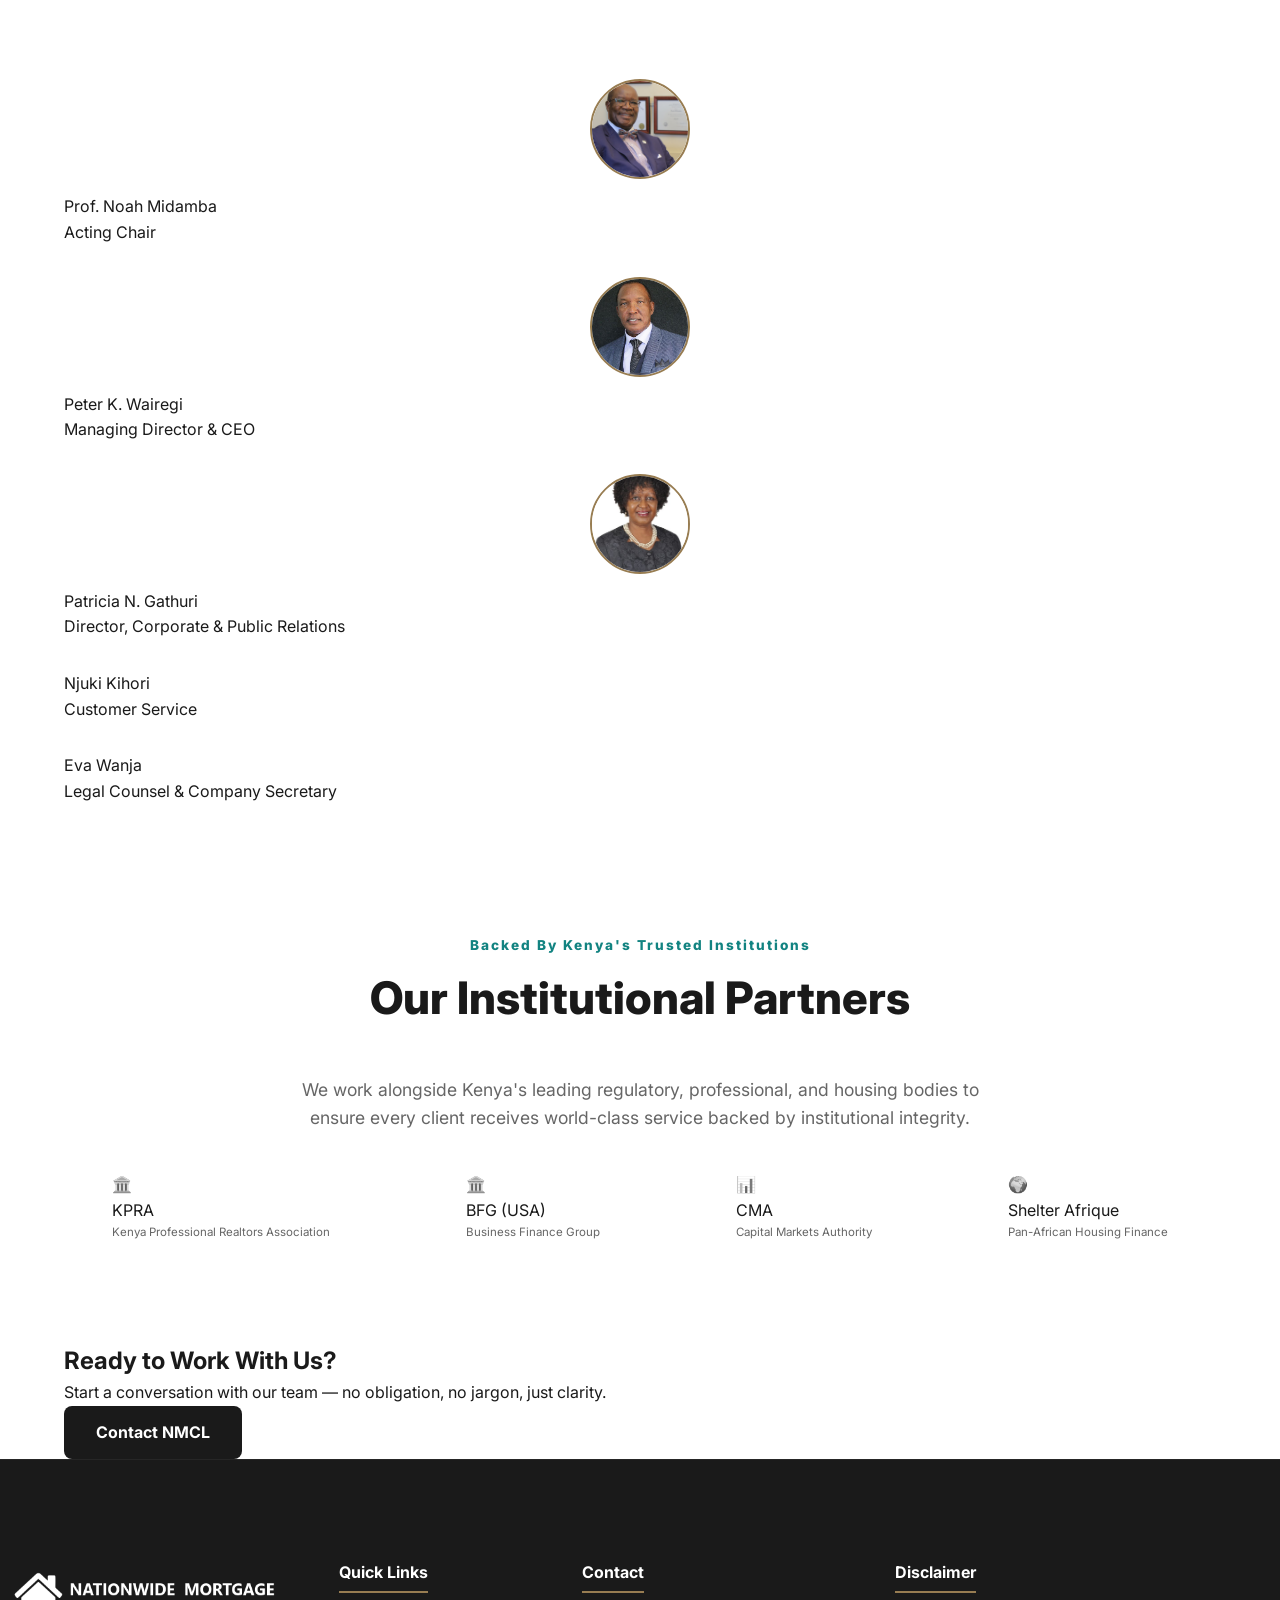
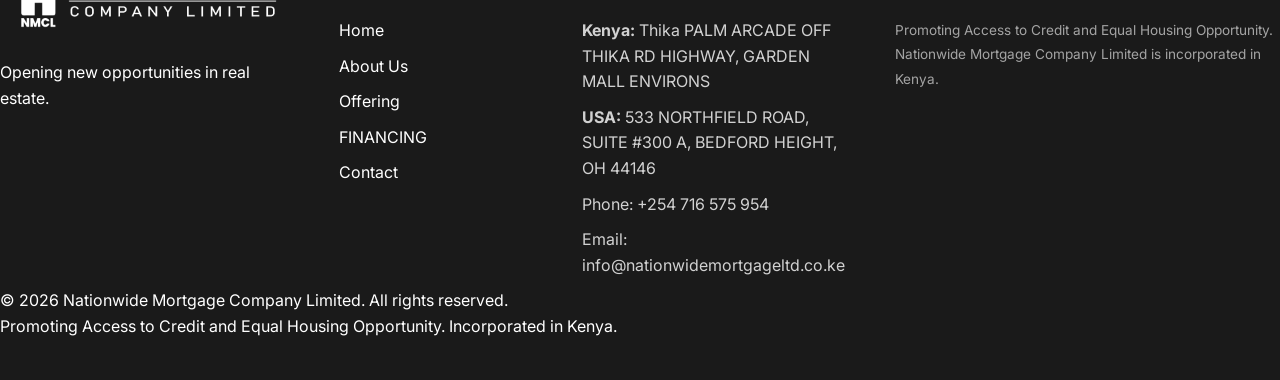
<file: about.html>
<!DOCTYPE html>
<html lang="en">
<head>
  <meta charset="UTF-8" />
  <meta name="viewport" content="width=device-width, initial-scale=1.0" />
  <title>About Us – Nationwide Mortgage Company Limited (NMCL)</title>
  <meta name="description" content="Learn about NMCL's mission, leadership, and our commitment to helping Kenyans own homes through affordable mortgage solutions." />
  <link rel="icon" href="assets/Main logo load.png" type="image/png" />
  <link rel="stylesheet" href="css/style.css" />
  <link rel="preconnect" href="https://fonts.googleapis.com">
  <link rel="preconnect" href="https://fonts.gstatic.com" crossorigin>
  <link href="https://fonts.googleapis.com/css2?family=Inter:wght@400;500;600;700;800&family=Poppins:wght@400;500;600;700;800&display=swap" rel="stylesheet">
</head>
<body>

<!-- ░░ PAGE LOADER ░░ -->
<div id="page-loader" role="status" aria-label="Loading">
  <div class="loader-logo-wrap">
    <img src="assets/Main logo load.png" alt="NMCL Logo" class="loader-main-img">
    <div class="loader-name-wrap">
      <div class="loader-company-line">Nationwide Mortgage</div>
      <span class="loader-underline"></span>
      <div class="loader-limited">Company Limited</div>
    </div>
  </div>
</div>

<!-- ░░ NAVIGATION ░░ -->
<nav id="navbar" role="navigation" aria-label="Main navigation">
  <div class="nav-inner">
    <a href="index.html" class="nav-logo" aria-label="NMCL Home">
      <img src="assets/Logo 2.png" alt="NMCL" />
    </a>
    <div class="nav-links">
      <a href="index.html">Home</a>
      <a href="about.html" class="active">About Us</a>
      <a href="how-it-works.html">Offering</a>
      <a href="products.html">FINANCING</a>
      <a href="mls.html">MLS</a>
      <a href="resources.html">Resources</a>
    </div>
    <div class="nav-actions">
      <a href="pre-qualify.html" class="btn-gold nav-cta">Pre-Qualify Now</a>
      <a href="calculator.html" class="btn-teal-outline nav-cta">Calculator</a>
      <a href="contact.html" class="btn-teal nav-cta">Contact Us</a>
    </div>
    <button class="hamburger" id="hamburger" aria-label="Open menu" aria-expanded="false">
      <span></span><span></span><span></span>
    </button>
  </div>
</nav>

<div class="mobile-menu" id="mobile-menu">
  <a href="index.html">Home</a>
  <a href="how-it-works.html">How It Works</a>
  <a href="products.html">Our Products</a>
  <a href="mls.html">MLS</a>
  <a href="resources.html">Resources</a>
  <a href="about.html" class="active">About Us</a>
  <a href="contact.html">Contact</a>
  <div class="mobile-menu-actions">
    <a href="pre-qualify.html" class="btn-gold">Pre-Qualify Now</a>
    <a href="calculator.html" class="btn-teal-outline">Calculator</a>
  </div>
</div>

<main>
  <!-- PAGE HEADER -->
  <section class="section about-hero" style="background:#0d1a1a; color:white; padding: 120px 0 80px; position: relative; overflow: hidden;">
    <div style="position: absolute; inset: 0; background: linear-gradient(rgba(0,0,0,0.7), rgba(0,0,0,0.7)), url('assets/family-living-room.png') center/cover no-repeat; opacity: 0.6;"></div>
    <div class="container" style="position: relative; z-index: 2;">
      <div class="text-center reveal">
        <h1 style="font-size: clamp(2.5rem, 5vw, 4rem); font-weight: 800; margin-bottom: 20px;">Every Kenyan Deserves <br><span style="color:var(--gold);">A Place to Call Home</span></h1>
        <p style="font-size: 1.25rem; opacity: 0.9; max-width: 800px; margin: 0 auto 50px;">Nationwide Mortgage Company Limited (NMCL) was founded on a simple dream: to make home ownership accessible, understandable, and affordable for every Kenyan.</p>
        
        <div style="display:grid; grid-template-columns: repeat(4, 1fr); gap: 20px; max-width: 900px; margin: 0 auto;">
          <div style="background:rgba(255,255,255,0.1); backdrop-filter: blur(5px); border-radius:var(--radius); padding:24px; border: 1px solid rgba(255,255,255,0.1);">
            <div style="font-size:2rem; margin-bottom:10px;">🇰🇪</div>
            <div style="font-size:0.85rem; font-weight:600; opacity:0.8;">Incorporated in Kenya</div>
          </div>
          <div style="background:var(--gold); border-radius:var(--radius); padding:24px; color:var(--white);">
            <div style="font-size:2rem; margin-bottom:10px;">🏠</div>
            <div style="font-size:0.85rem; font-weight:600; opacity:0.9;">First-Time Buyers</div>
          </div>
          <div style="background:rgba(255,255,255,0.1); backdrop-filter: blur(5px); border-radius:var(--radius); padding:24px; border: 1px solid rgba(255,255,255,0.1);">
            <div style="font-size:2rem; margin-bottom:10px;">📚</div>
            <div style="font-size:0.85rem; font-weight:600; opacity:0.8;">Education First</div>
          </div>
          <div style="background:rgba(255,255,255,0.1); backdrop-filter: blur(5px); border-radius:var(--radius); padding:24px; border: 1px solid rgba(255,255,255,0.1);">
            <div style="font-size:2rem; margin-bottom:10px;">🛡️</div>
            <div style="font-size:0.85rem; font-weight:600; opacity:0.8;">Fully Protected</div>
          </div>
        </div>
      </div>
    </div>
  </section>

  <!-- WHY NMCL? -->
  <section class="section" style="background:var(--white);">
    <div class="container">
      <div class="text-center reveal">
        <p class="section-label">THE NMCL ADVANTAGE</p>
        <h2 class="section-title">Why Choose Nationwide Mortgage?</h2>
      </div>
      <div style="display:grid; grid-template-columns: repeat(auto-fit, minmax(280px, 1fr)); gap: 30px; margin-top: 50px;">
        <div class="feature-block reveal">
          <div class="feature-icon" style="background: var(--teal); color: white; width: 60px; height: 60px; border-radius: 50%; display: flex; align-items: center; justify-content: center; font-size: 1.5rem; margin-bottom: 20px;">🎓</div>
          <h3>Education-First Approach</h3>
          <p>We don't just sell mortgages; we educate. Through our weekend workshops and free Home Kits, we ensure you understand the "why" before the "how."</p>
        </div>
        <div class="feature-block reveal">
          <div class="feature-icon" style="background: var(--gold); color: white; width: 60px; height: 60px; border-radius: 50%; display: flex; align-items: center; justify-content: center; font-size: 1.5rem; margin-bottom: 20px;">🇰🇪</div>
          <h3>Locally Rooted expertise</h3>
          <p>We understand the nuances of Kenyan land laws, titling processes, and construction regulations. Our team has navigated thousands of local transactions.</p>
        </div>
        <div class="feature-block reveal">
          <div class="feature-icon" style="background: var(--dark); color: white; width: 60px; height: 60px; border-radius: 50%; display: flex; align-items: center; justify-content: center; font-size: 1.5rem; margin-bottom: 20px;">🛡️</div>
          <h3>Complete Protection</h3>
          <p>From mortgage life insurance to property appraisals, we ensure your investment is protected from day one. We partner with the best to give you peace of mind.</p>
        </div>
      </div>
    </div>
  </section>

  <!-- MISSION VISION ETHOS -->
  <section class="section" style="background:var(--grey-bg);">
    <div class="container">
      <div class="text-center reveal">
        <p class="section-label">Our Foundation</p>
        <h2 class="section-title">Mission, Vision &amp; Ethos</h2>
      </div>
      <div style="display:grid;grid-template-columns:repeat(3,1fr);gap:32px;margin-top:48px;" class="reveal">
        <div style="background:var(--white);border-radius:var(--radius);padding:40px 32px;border-top:4px solid var(--teal);">
          <div style="font-size:2rem;margin-bottom:16px;">🎯</div>
          <h3 style="font-size:1.1rem;font-weight:800;color:var(--dark);margin-bottom:12px;">Our Mission</h3>
          <p style="color:var(--grey-text);line-height:1.8;font-size:0.93rem;">To promote access to credit and mortgage financing for Kenyans across all income levels — educating first-time buyers, empowering builders, and protecting every investment with integrity and transparency.</p>
        </div>
        <div style="background:var(--white);border-radius:var(--radius);padding:40px 32px;border-top:4px solid var(--gold);">
          <div style="font-size:2rem;margin-bottom:16px;">🔭</div>
          <h3 style="font-size:1.1rem;font-weight:800;color:var(--dark);margin-bottom:12px;">Our Vision</h3>
          <p style="color:var(--grey-text);line-height:1.8;font-size:0.93rem;">A Kenya where every working family and professional has access to safe, fair, and affordable mortgage financing — and where home ownership is no longer a distant dream but a realistic plan.</p>
        </div>
        <div style="background:var(--white);border-radius:var(--radius);padding:40px 32px;border-top:4px solid var(--dark);">
          <div style="font-size:2rem;margin-bottom:16px;">⚖️</div>
          <h3 style="font-size:1.1rem;font-weight:800;color:var(--dark);margin-bottom:12px;">Our Ethos</h3>
          <p style="color:var(--grey-text);line-height:1.8;font-size:0.93rem;">We educate before we sell. We advise before we advise. We listen before we speak. Every client who walks through our door deserves clarity, honesty, and a plan that genuinely serves their interests — not ours.</p>
        </div>
      </div>
    </div>
  </section>

  <!-- OUR STORY -->
  <section class="section" style="background: white;">
    <div class="container">
      <div class="workshop-grid">
        <div class="workshop-content reveal">
          <h2 class="section-title" style="text-align: left; margin-left: 0;">The NMCL Story</h2>
          <p style="margin-bottom: 20px; line-height: 1.8;">Founded in the heart of Nairobi, Nationwide Mortgage Company Limited (NMCL) emerged from a critical realization: the path to homeownership in Kenya was too often clouded by jargon, hidden costs, and rigid requirements that didn't reflect the reality of Kenyan earners.</p>
          <p style="margin-bottom: 20px; line-height: 1.8;">Our founders, veterans of the Kenyan real estate and financial sectors, saw a gap where professional advice met personal dreams. They envisioned a company that wouldn't just be a middleman, but a mentor.</p>
          <p style="line-height: 1.8;">Today, NMCL stands as a beacon for first-time buyers and developers alike. We've built an ecosystem that includes institutional partners, pre-vetted property listings, and comprehensive education programs — all designed to move you from 'someday' to 'today.'</p>
        </div>
        <div class="workshop-image reveal">
           <img src="assets/home-buyer.png" alt="NMCL Founders Vision" style="border-radius: 20px;">
        </div>
      </div>
    </div>
  </section>

  <!-- STATS -->
  <section class="section" style="background:var(--teal);">
    <div class="container">
      <div class="stats-grid">
        <div class="stat-box reveal reveal-delay-1">
          <div class="stat-number" data-target="4" data-suffix="+" style="color:var(--white);">4+</div>
          <div class="stat-label" style="color:rgba(255,255,255,0.7);">Mortgage Products</div>
        </div>
        <div class="stat-box reveal reveal-delay-2">
          <div class="stat-number" data-target="5" data-suffix="" style="color:var(--gold-light);">5</div>
          <div class="stat-label" style="color:rgba(255,255,255,0.7);">Trusted Institutional Partners</div>
        </div>
        <div class="stat-box reveal reveal-delay-3">
          <div class="stat-number" data-target="47" data-suffix="+" style="color:var(--white);">47+</div>
          <div class="stat-label" style="color:rgba(255,255,255,0.7);">Counties We Serve</div>
        </div>
        <div class="stat-box reveal reveal-delay-4">
          <div class="stat-number" data-target="100" data-suffix="%" style="color:var(--gold-light);">100%</div>
          <div class="stat-label" style="color:rgba(255,255,255,0.7);">Kenyan-Incorporated</div>
        </div>
      </div>
    </div>
  </section>

  <!-- TEAM -->
  <section class="team-section" id="team">
    <div class="container">
      <div class="text-center reveal">
        <p class="section-label" style="color:var(--gold);">Our Leadership</p>
        <h2 class="section-title" style="color:var(--white);">Meet the Team Behind NMCL</h2>
        <p class="section-sub" style="color:rgba(255,255,255,0.6);margin:0 auto;">Experienced leaders committed to making mortgage financing work for every Kenyan.</p>
      </div>
      <div class="team-grid">
        <div class="team-card reveal reveal-delay-1">
          <div class="member-image">
            <img src="assets/Prof-Noah-Midamba.jpg" alt="Prof. Noah Midamba">
          </div>
          <div class="team-name">Prof. Noah Midamba</div>
          <div class="team-title">Acting Chair</div>
          <p style="font-size:0.82rem;color:rgba(255,255,255,0.5);margin-top:10px;line-height:1.6;">Providing strategic oversight and institutional direction for NMCL's growth and governance.</p>
        </div>
        <div class="team-card reveal reveal-delay-2">
          <div class="member-image">
            <img src="assets/Peter Wairegi.jpg" alt="Peter K. Wairegi">
          </div>
          <div class="team-name">Peter K. Wairegi</div>
          <div class="team-title">Managing Director &amp; CEO</div>
          <p style="font-size:0.82rem;color:rgba(255,255,255,0.5);margin-top:10px;line-height:1.6;">Leading NMCL's daily operations, product development, and mission to expand access to mortgage credit in Kenya.</p>
        </div>
        <div class="team-card reveal reveal-delay-3">
          <div class="member-image">
            <img src="assets/Patricia.jpg" alt="Patricia N. Gathuri">
          </div>
          <div class="team-name">Patricia N. Gathuri</div>
          <div class="team-title">Director, Corporate &amp; Public Relations</div>
          <p style="font-size:0.82rem;color:rgba(255,255,255,0.5);margin-top:10px;line-height:1.6;">Driving NMCL's brand, stakeholder relationships, and public engagement across Kenya.</p>
        </div>
        <div class="team-card reveal reveal-delay-1">
          <div class="team-name">Njuki Kihori</div>
          <div class="team-title">Customer Service</div>
          <p style="font-size:0.82rem;color:rgba(255,255,255,0.5);margin-top:10px;line-height:1.6;">Dedicated to providing exceptional support and guidance for all our clients throughout their homeownership journey.</p>
        </div>
        <div class="team-card reveal reveal-delay-4">
          <div class="team-name">Eva Wanja</div>
          <div class="team-title">Legal Counsel &amp; Company Secretary</div>
          <p style="font-size:0.82rem;color:rgba(255,255,255,0.5);margin-top:10px;line-height:1.6;">Ensuring full legal compliance, governance integrity, and client protection across all NMCL operations.</p>
        </div>
      </div>
    </div>
  </section>

  <!-- PARTNERS -->
  <section class="section" style="background:var(--white);">
    <div class="container">
      <div class="text-center reveal">
        <p class="section-label">Backed By Kenya's Trusted Institutions</p>
        <h2 class="section-title">Our Institutional Partners</h2>
        <p class="section-sub">We work alongside Kenya's leading regulatory, professional, and housing bodies to ensure every client receives world-class service backed by institutional integrity.</p>
      </div>
      <div class="partners-strip reveal" style="margin-top:40px;">
        <a href="kpra.html" class="partner-badge" style="text-decoration:none; color:inherit; display:block;"><div class="partner-icon">🏛️</div><div class="partner-name">KPRA</div><div style="font-size:0.72rem;color:var(--grey-text);text-align:center;">Kenya Professional Realtors Association</div></a>
        <div class="partner-badge"><div class="partner-icon">🏛️</div><div class="partner-name">BFG (USA)</div><div style="font-size:0.72rem;color:var(--grey-text);text-align:center;">Business Finance Group</div></div>
        <div class="partner-badge"><div class="partner-icon">📊</div><div class="partner-name">CMA</div><div style="font-size:0.72rem;color:var(--grey-text);text-align:center;">Capital Markets Authority</div></div>
        <div class="partner-badge"><div class="partner-icon">🌍</div><div class="partner-name">Shelter Afrique</div><div style="font-size:0.72rem;color:var(--grey-text);text-align:center;">Pan-African Housing Finance</div></div>
      </div>
    </div>
  </section>

  <!-- CTA -->
  <section class="cta-section">
    <div class="container reveal">
      <h2>Ready to Work With Us?</h2>
      <p>Start a conversation with our team — no obligation, no jargon, just clarity.</p>
      <a href="contact.html" class="btn-dark">Contact NMCL</a>
    </div>
  </section>

  <!-- FOOTER -->
  <footer class="footer">
    <div class="footer-grid">
      <div class="footer-brand">
        <img src="assets/Logo 2.png" alt="NMCL" class="footer-logo">
        <p>Opening new opportunities in real estate.</p>
      </div>
      <div class="footer-links">
        <h4>Quick Links</h4>
        <ul>
          <li><a href="index.html">Home</a></li>
          <li><a href="about.html" class="active">About Us</a></li>
          <li><a href="how-it-works.html">Offering</a></li>
          <li><a href="products.html">FINANCING</a></li>
          <li><a href="contact.html">Contact</a></li>
        </ul>
      </div>
      <div class="footer-contact">
        <h4>Contact</h4>
        <p><strong>Kenya:</strong> Thika PALM ARCADE OFF THIKA RD HIGHWAY, GARDEN MALL ENVIRONS</p>
        <p><strong>USA:</strong> 533 NORTHFIELD ROAD, SUITE #300 A, BEDFORD HEIGHT, OH 44146</p>
        <p>Phone: +254 716 575 954</p>
        <p>Email: info@nationwidemortgageltd.co.ke</p>
      </div>
      <div class="footer-disclaimer">
        <h4>Disclaimer</h4>
        <p>Promoting Access to Credit and Equal Housing Opportunity. Nationwide Mortgage Company Limited is incorporated in Kenya.</p>
      </div>
    </div>
    <div class="footer-bottom">
      <p class="footer-copy">&copy; 2026 Nationwide Mortgage Company Limited. All rights reserved.</p>
      <p class="footer-disclaimer">Promoting Access to Credit and Equal Housing Opportunity. Incorporated in Kenya.</p>
    </div>
  </footer>

  <script src="js/main.js"></script>
</body>
</html>
</file>
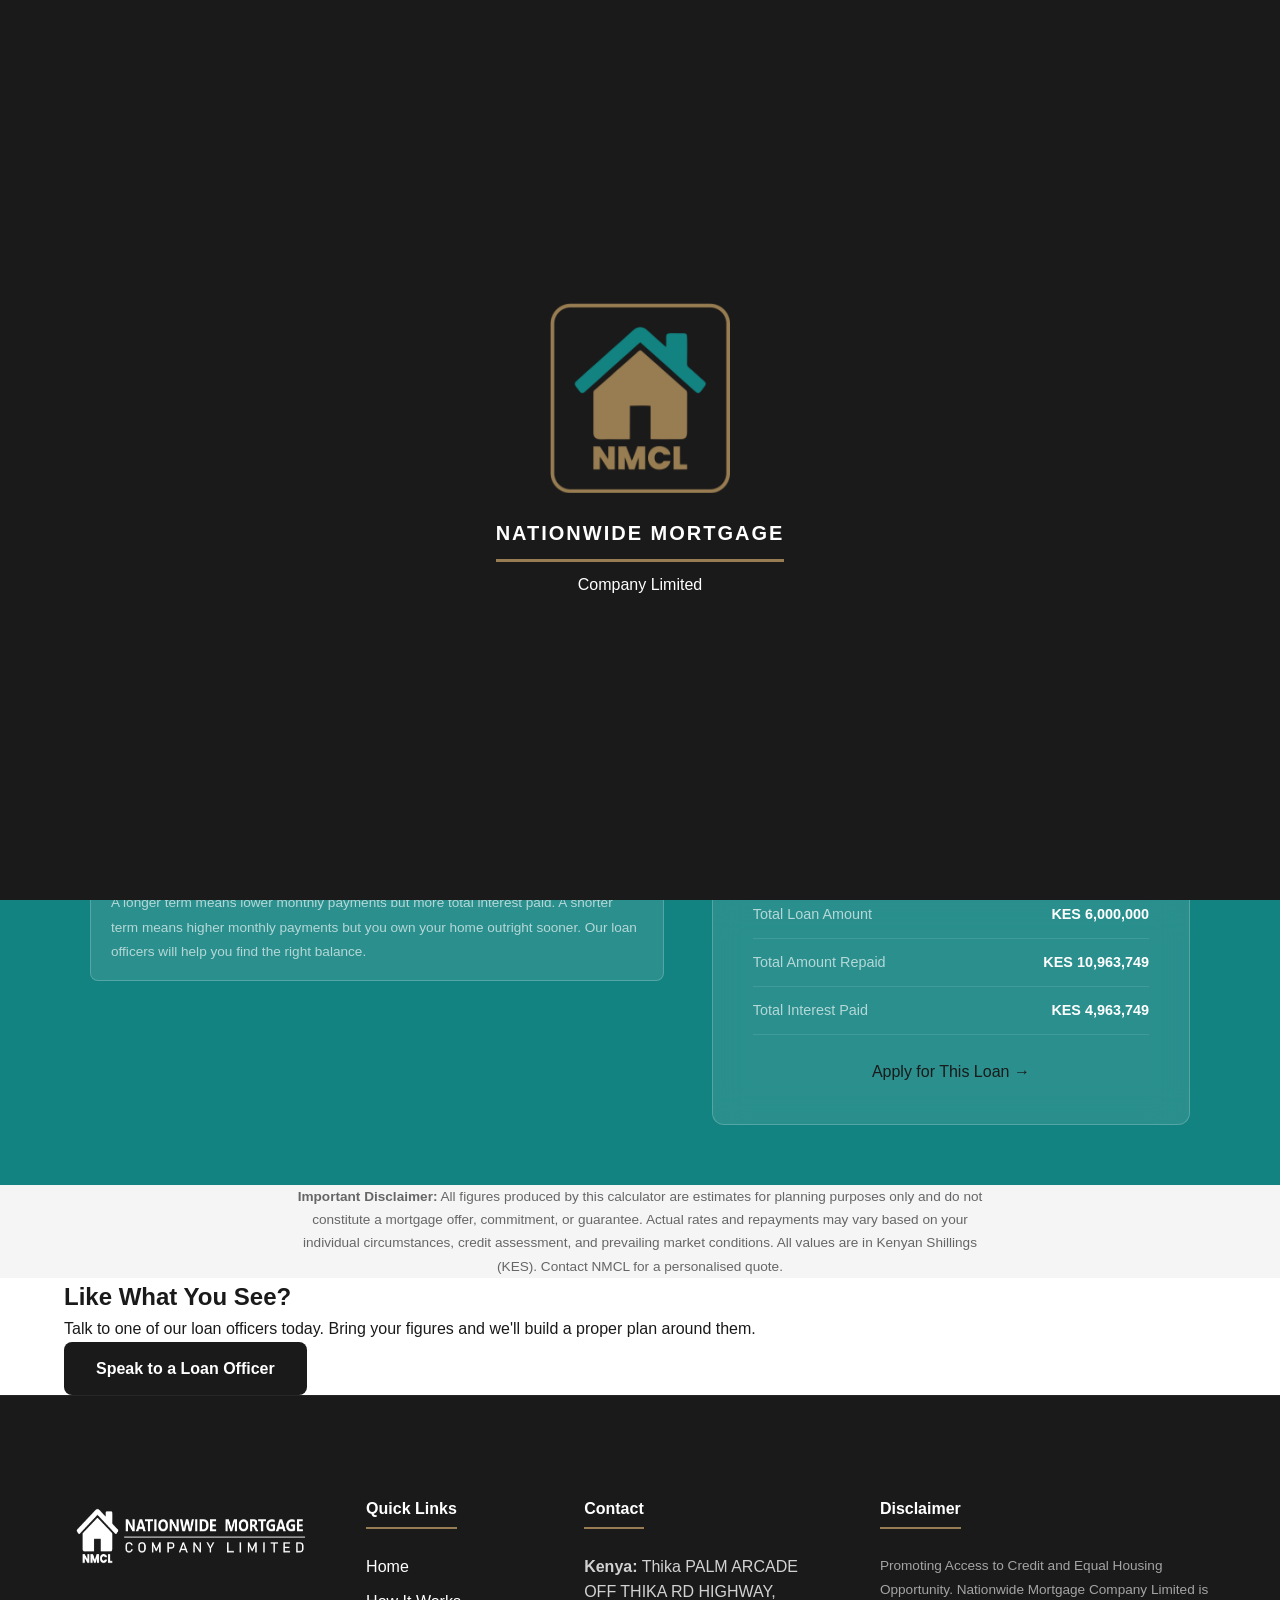
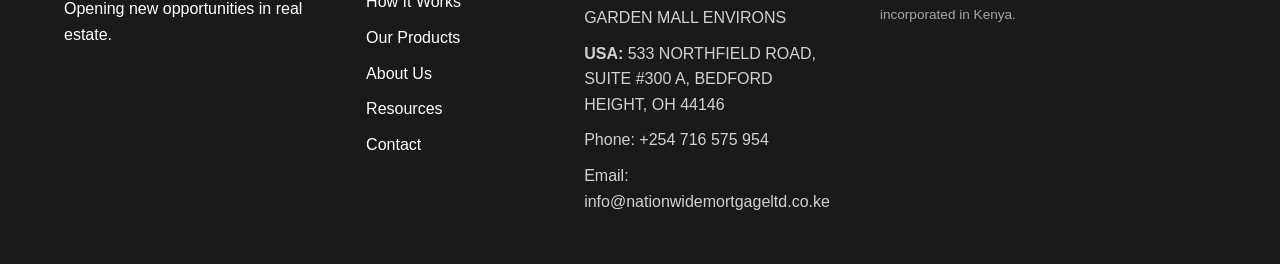
<file: calculator.html>
<!DOCTYPE html>
<html lang="en">
<head>
  <meta charset="UTF-8" />
  <meta name="viewport" content="width=device-width, initial-scale=1.0" />
  <title>Mortgage Calculator Kenya – NMCL | Calculate Your Repayment in KES</title>
  <meta name="description" content="Use NMCL's free mortgage calculator to estimate your monthly repayment in Kenyan Shillings. Enter property value, down payment, and term to get an instant result." />
  <link rel="icon" href="assets/Main logo load.png" type="image/png" />
  <link rel="stylesheet" href="css/style.css" />
  <style>
    .full-calc-wrap {
      background: var(--teal);
      min-height: 80vh;
      padding: 60px 24px;
    }
    .full-calc-grid {
      display: grid;
      grid-template-columns: 1.2fr 1fr;
      gap: 48px;
      align-items: flex-start;
      max-width: 1100px;
      margin: 0 auto;
    }
    .full-calc-left { color: var(--white); }
    .full-calc-left h2 {
      font-size: clamp(1.8rem, 3vw, 2.4rem);
      font-weight: 800;
      margin-bottom: 16px;
    }
    .full-calc-left p {
      color: rgba(255,255,255,0.75);
      line-height: 1.8;
      margin-bottom: 24px;
    }
    .calc-tip {
      background: rgba(255,255,255,0.1);
      border: 1px solid rgba(255,255,255,0.2);
      border-radius: var(--radius-sm);
      padding: 16px 20px;
      margin-bottom: 16px;
    }
    .calc-tip h4 {
      font-size: 0.88rem;
      font-weight: 700;
      color: var(--gold-light);
      margin-bottom: 6px;
    }
    .calc-tip p {
      font-size: 0.85rem;
      color: rgba(255,255,255,0.65);
      margin: 0;
    }
    .full-calc-right {
      background: rgba(255,255,255,0.1);
      backdrop-filter: blur(16px);
      border: 1px solid rgba(255,255,255,0.2);
      border-radius: var(--radius);
      padding: 40px;
    }
    .full-calc-right label {
      display: block;
      font-size: 0.85rem;
      font-weight: 600;
      color: rgba(255,255,255,0.85);
      margin-bottom: 8px;
    }
    .full-calc-right input,
    .full-calc-right select {
      width: 100%;
      padding: 14px 16px;
      background: rgba(255,255,255,0.15);
      border: 1px solid rgba(255,255,255,0.3);
      border-radius: var(--radius-sm);
      color: var(--white);
      font-size: 0.95rem;
      margin-bottom: 20px;
      transition: var(--transition);
    }
    .full-calc-right input:focus,
    .full-calc-right select:focus {
      border-color: var(--gold);
      background: rgba(255,255,255,0.22);
      outline: none;
    }
    .full-calc-right input::placeholder { color: rgba(255,255,255,0.45); }
    .full-calc-right select option { background: var(--teal-dark); }
    .result-card {
      background: rgba(0,0,0,0.2);
      border-radius: var(--radius);
      padding: 28px;
      margin: 24px 0;
      border: 1px solid rgba(255,255,255,0.15);
    }
    .result-card h3 {
      font-size: 0.78rem;
      font-weight: 700;
      letter-spacing: 0.12em;
      text-transform: uppercase;
      color: rgba(255,255,255,0.6);
      margin-bottom: 8px;
    }
    .result-big {
      font-size: 2.4rem;
      font-weight: 900;
      color: var(--white);
      letter-spacing: -0.02em;
      margin-bottom: 4px;
    }
    .result-sub { font-size: 0.82rem; color: rgba(255,255,255,0.5); }
    .result-row {
      display: flex;
      justify-content: space-between;
      align-items: center;
      padding: 12px 0;
      border-bottom: 1px solid rgba(255,255,255,0.1);
      font-size: 0.9rem;
    }
    .result-row:last-child { border-bottom: none; }
    .result-row .label { color: rgba(255,255,255,0.65); }
    .result-row .value { font-weight: 700; color: var(--white); }
    @media(max-width:900px){.full-calc-grid{grid-template-columns:1fr;}}
  </style>
</head>
<body>

<!-- ░░ PAGE LOADER ░░ -->
<div id="page-loader" role="status" aria-label="Loading">
  <div class="loader-logo-wrap">
    <img src="assets/Main logo load.png" alt="NMCL Logo" class="loader-main-img">
    <div class="loader-name-wrap">
      <div class="loader-company-line">Nationwide Mortgage</div>
      <span class="loader-underline"></span>
      <div class="loader-limited">Company Limited</div>
    </div>
  </div>
</div>

<!-- ░░ NAVIGATION ░░ -->
<nav id="navbar" role="navigation" aria-label="Main navigation">
  <div class="nav-inner">
    <a href="index.html" class="nav-logo" aria-label="NMCL Home">
      <img src="assets/Logo 2.png" alt="NMCL" />
    </a>
    <div class="nav-links">
      <a href="index.html">Home</a>
      <a href="about.html">About Us</a>
      <a href="how-it-works.html">Offering</a>
      <a href="products.html">FINANCING</a>
      <a href="mls.html">MLS</a>
      <a href="resources.html">Resources</a>
    </div>
    <div class="nav-actions">
      <a href="pre-qualify.html" class="btn-gold nav-cta">Pre-Qualify Now</a>
      <a href="calculator.html" class="btn-teal-outline nav-cta active">Calculator</a>
      <a href="contact.html" class="btn-teal nav-cta">Contact Us</a>
    </div>
    <button class="hamburger" id="hamburger" aria-label="Open menu" aria-expanded="false">
      <span></span><span></span><span></span>
    </button>
  </div>
</nav>

<div class="mobile-menu" id="mobile-menu">
  <a href="index.html">Home</a>
  <a href="how-it-works.html">How It Works</a>
  <a href="products.html">Our Products</a>
  <a href="mls.html">MLS</a>
  <a href="resources.html">Resources</a>
  <a href="about.html">About Us</a>
  <a href="contact.html">Contact</a>
  <div class="mobile-menu-actions">
    <a href="pre-qualify.html" class="btn-gold">Pre-Qualify Now</a>
    <a href="calculator.html" class="active">Calculator</a>
  </div>
</div>

  <!-- PAGE HEADER -->
  <div class="page-header">
    <div class="page-header-inner">
      <div class="breadcrumb"><a href="index.html">Home</a><span>›</span><span>Calculator</span></div>
      <h1>Mortgage Calculator</h1>
      <p>Estimate your monthly repayment instantly — all figures in Kenyan Shillings (KES).</p>
    </div>
  </div>

  <!-- FULL CALCULATOR -->
  <div class="full-calc-wrap">
    <div class="full-calc-grid">
      <div class="full-calc-left reveal">
        <p class="section-label" style="color:rgba(255,255,255,0.6);">How to Use This Calculator</p>
        <h2>Get a Realistic Picture of Your Monthly Repayment</h2>
        <p>This calculator uses standard mortgage amortisation to give you an instant estimate of what your monthly repayment could look like based on the property value, your down payment, the loan term, and the current interest rate.</p>
        <p>All calculations are in Kenyan Shillings (KES). This is a planning tool — contact our team for a fully personalised and binding quote.</p>

        <div class="calc-tip">
          <h4>💡 What is a Down Payment?</h4>
          <p>A down payment is the amount you pay upfront toward the property. For most Kenyan mortgages, this is typically 10–20% of the property value. The remainder is what you borrow.</p>
        </div>
        <div class="calc-tip">
          <h4>📊 What Interest Rate Should I Use?</h4>
          <p>We've pre-filled the average Kenyan mortgage rate. This fluctuates with the Central Bank of Kenya's base rate. Our team can advise you on the current rate for your specific product.</p>
        </div>
        <div class="calc-tip">
          <h4>📅 Which Loan Term is Right For Me?</h4>
          <p>A longer term means lower monthly payments but more total interest paid. A shorter term means higher monthly payments but you own your home outright sooner. Our loan officers will help you find the right balance.</p>
        </div>
      </div>

      <div class="full-calc-right reveal" id="calc-form">
        <h3 style="color:var(--white);font-size:1.1rem;font-weight:700;margin-bottom:24px;">Enter Your Details</h3>

        <label for="calc-prop-value">Property Value (KES)</label>
        <input type="text" id="calc-prop-value" placeholder="e.g. 8000000" value="8000000" />

        <label for="calc-down-payment">Down Payment (KES)</label>
        <input type="text" id="calc-down-payment" placeholder="e.g. 2000000" value="2000000" />

        <label for="calc-term">Loan Term</label>
        <select id="calc-term">
          <option value="3">3 Years</option>
          <option value="5">5 Years</option>
          <option value="10" selected>10 Years</option>
          <option value="15">15 Years</option>
          <option value="20">20 Years</option>
        </select>

        <label for="calc-rate">Annual Interest Rate (%)</label>
        <input type="number" id="calc-rate" value="13.5" step="0.1" min="1" max="30" />

        <button class="btn-primary" id="calc-btn" type="button" style="width:100%;justify-content:center;">
          <svg xmlns="http://www.w3.org/2000/svg" width="18" height="18" fill="none" viewBox="0 0 24 24" stroke="currentColor"><path stroke-linecap="round" stroke-linejoin="round" stroke-width="2" d="M9 7h6m0 10v-3m-3 3h.01M9 17h.01M9 11h.01M12 11h.01M15 11h.01M4 19h16a2 2 0 002-2V7a2 2 0 00-2-2H4a2 2 0 00-2 2v10a2 2 0 002 2z"/></svg>
          Calculate
        </button>

        <div class="result-card">
          <h3>Estimated Monthly Repayment</h3>
          <div class="result-big" id="res-monthly">KES 0</div>
          <div class="result-sub">Based on entered details above</div>
        </div>

        <div class="result-row">
          <span class="label">Total Loan Amount</span>
          <span class="value" id="res-loan">KES 0</span>
        </div>
        <div class="result-row">
          <span class="label">Total Amount Repaid</span>
          <span class="value" id="res-total">KES 0</span>
        </div>
        <div class="result-row">
          <span class="label">Total Interest Paid</span>
          <span class="value" id="res-interest">KES 0</span>
        </div>

        <div style="margin-top:24px;">
          <a href="contact.html#qualify" class="btn-primary" style="width:100%;justify-content:center;display:flex;box-sizing:border-box;">Apply for This Loan →</a>
        </div>
      </div>
    </div>
  </div>

  <!-- DISCLAIMER -->
  <section class="section-sm" style="background:var(--grey-bg);">
    <div class="container text-center">
      <p style="font-size:0.85rem;color:var(--grey-text);max-width:700px;margin:0 auto;line-height:1.7;"><strong>Important Disclaimer:</strong> All figures produced by this calculator are estimates for planning purposes only and do not constitute a mortgage offer, commitment, or guarantee. Actual rates and repayments may vary based on your individual circumstances, credit assessment, and prevailing market conditions. All values are in Kenyan Shillings (KES). Contact NMCL for a personalised quote.</p>
    </div>
  </section>

  <!-- CTA -->
  <section class="cta-section">
    <div class="container reveal">
      <h2>Like What You See?</h2>
      <p>Talk to one of our loan officers today. Bring your figures and we'll build a proper plan around them.</p>
      <a href="contact.html" class="btn-dark">Speak to a Loan Officer</a>
    </div>
  </section>

<!-- ⑫ FOOTER -->
<footer class="footer">
  <div class="container">
    <div class="footer-grid">
      <div class="footer-brand">
        <img src="assets/Logo 2.png" alt="NMCL" class="footer-logo">
        <p>Opening new opportunities in real estate.</p>
      </div>
      <div class="footer-links">
        <h4>Quick Links</h4>
        <ul>
          <li><a href="index.html">Home</a></li>
          <li><a href="how-it-works.html">How It Works</a></li>
          <li><a href="products.html">Our Products</a></li>
          <li><a href="about.html">About Us</a></li>
          <li><a href="resources.html">Resources</a></li>
          <li><a href="contact.html">Contact</a></li>
        </ul>
      </div>
      <div class="footer-contact">
        <h4>Contact</h4>
        <p><strong>Kenya:</strong> Thika PALM ARCADE OFF THIKA RD HIGHWAY, GARDEN MALL ENVIRONS</p>
        <p><strong>USA:</strong> 533 NORTHFIELD ROAD, SUITE #300 A, BEDFORD HEIGHT, OH 44146</p>
        <p>Phone: +254 716 575 954</p>
        <p>Email: info@nationwidemortgageltd.co.ke</p>
      </div>
      <div class="footer-disclaimer">
        <h4>Disclaimer</h4>
        <p>Promoting Access to Credit and Equal Housing Opportunity. Nationwide Mortgage Company Limited is incorporated in Kenya.</p>
      </div>
    </div>
  </div>
</footer>

  <script src="js/main.js"></script>
</body>
</html>
</file>
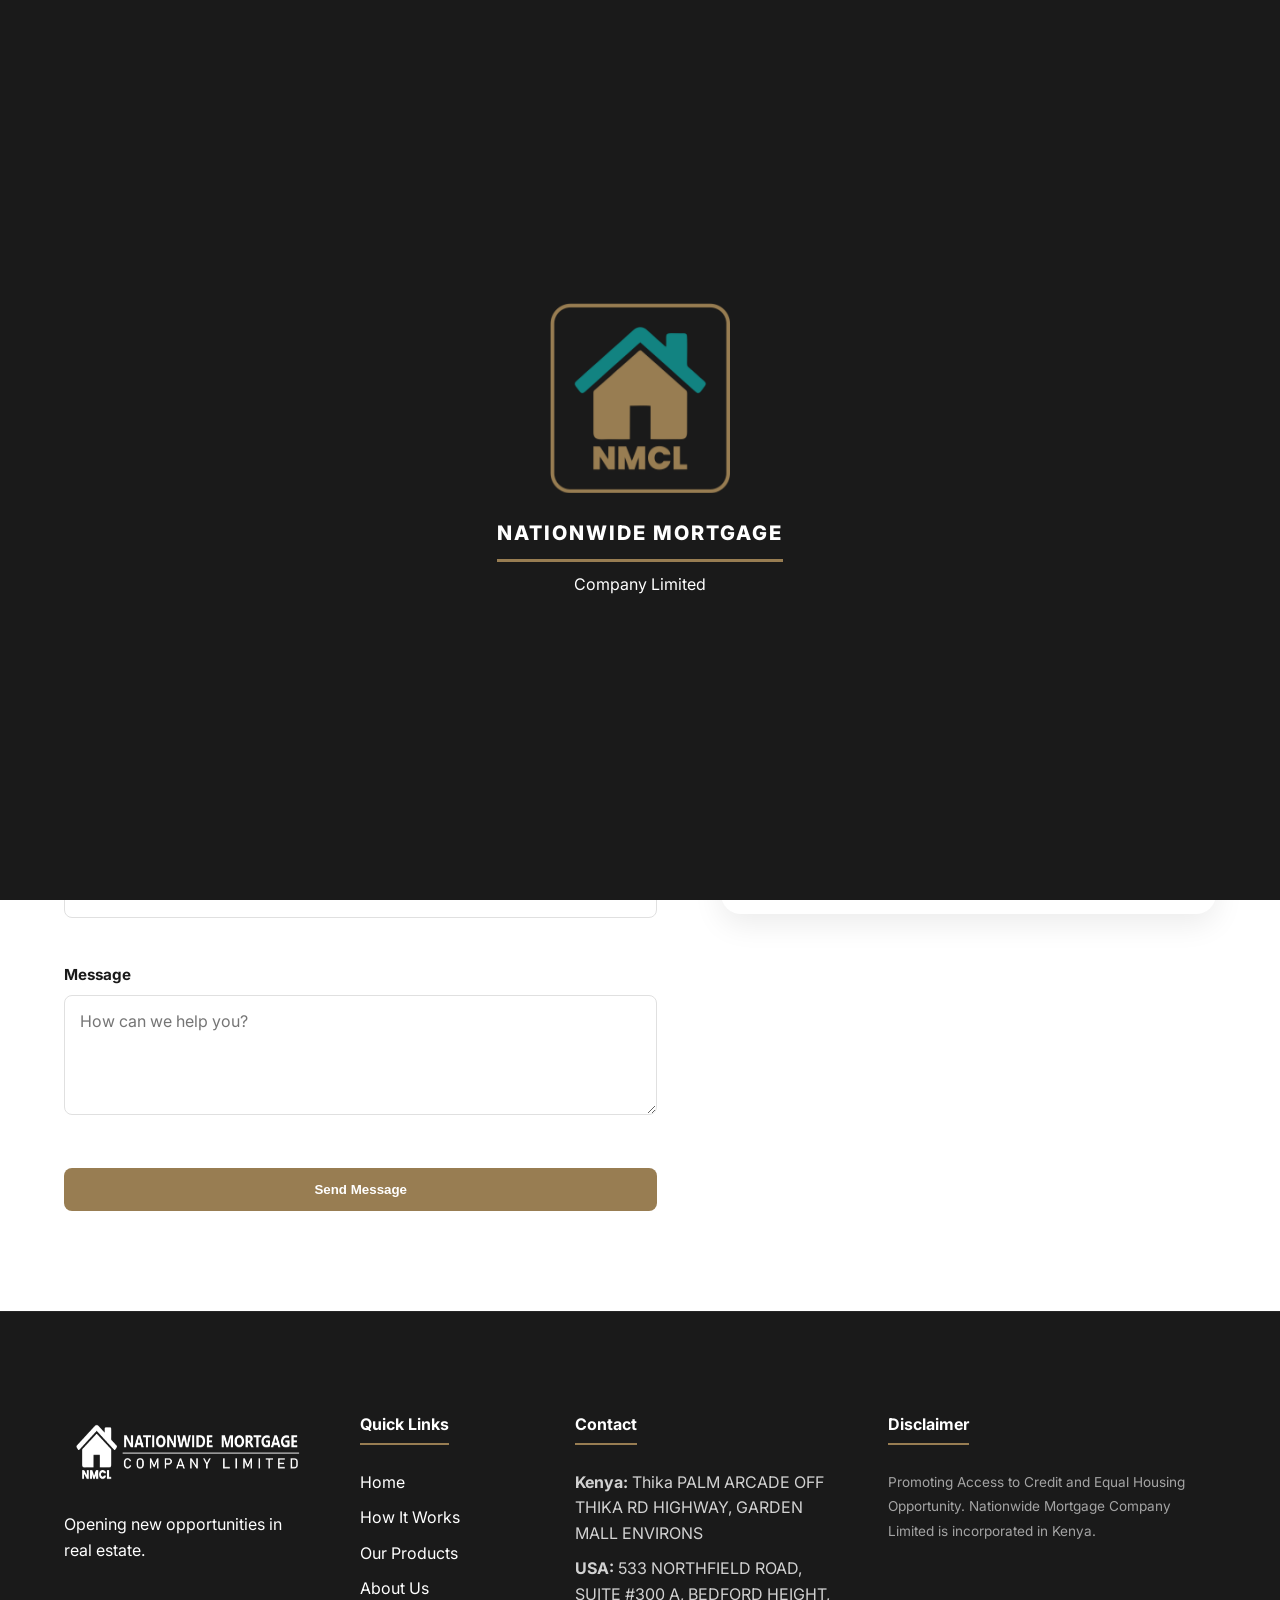
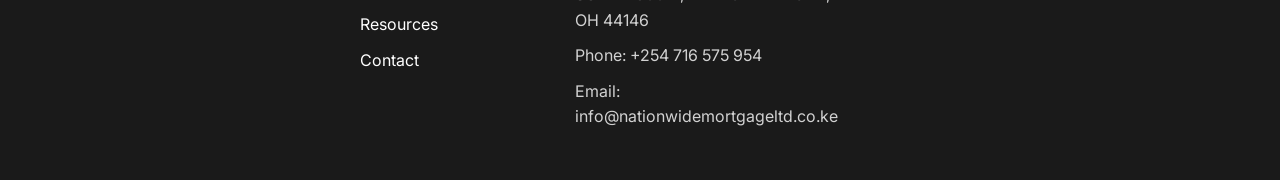
<file: contact.html>
<!DOCTYPE html>
<html lang="en">
<head>
  <meta charset="UTF-8" />
  <meta name="viewport" content="width=device-width, initial-scale=1.0" />
  <title>Contact Us – NMCL | Talk to a Mortgage Loan Officer in Kenya</title>
  <meta name="description" content="Contact Nationwide Mortgage Company Limited. Speak to a loan officer, check if you qualify, or send us a message. Phone: +254 716 575 954." />
  <link rel="icon" href="assets/Main logo load.png" type="image/png" />
  <link rel="stylesheet" href="css/style.css" />
  <style>
    .contact-grid {
      display: grid;
      grid-template-columns: 1.2fr 1fr;
      gap: 64px;
      align-items: flex-start;
    }
    .qualify-card {
      background: var(--teal);
      border-radius: var(--radius);
      padding: 40px;
      color: var(--white);
      margin-bottom: 32px;
    }
    .qualify-card h3 {
      font-size: 1.2rem;
      font-weight: 700;
      margin-bottom: 12px;
    }
    .qualify-card p {
      color: rgba(255,255,255,0.75);
      font-size: 0.93rem;
      line-height: 1.7;
      margin-bottom: 20px;
    }
    .contact-info-card {
      background: var(--grey-bg);
      border-radius: var(--radius);
      padding: 32px;
    }
    .contact-info-card h3 {
      font-size: 1rem;
      font-weight: 700;
      color: var(--dark);
      margin-bottom: 20px;
    }
    .contact-detail {
      display: flex;
      gap: 14px;
      align-items: flex-start;
      margin-bottom: 20px;
    }
    .contact-detail .icon {
      width: 44px;
      height: 44px;
      background: var(--teal);
      border-radius: var(--radius-sm);
      display: flex;
      align-items: center;
      justify-content: center;
      font-size: 1.1rem;
      flex-shrink: 0;
    }
    .contact-detail .info h4 {
      font-size: 0.85rem;
      font-weight: 700;
      color: var(--dark);
      margin-bottom: 4px;
    }
    .contact-detail .info p {
      font-size: 0.88rem;
      color: var(--grey-text);
      line-height: 1.5;
    }
    .hours-grid {
      display: grid;
      grid-template-columns: 1fr 1fr;
      gap: 8px;
      margin-top: 16px;
    }
    .hours-row {
      display: flex;
      justify-content: space-between;
      font-size: 0.85rem;
      padding: 8px 0;
    }
  </style>
  <link rel="preconnect" href="https://fonts.googleapis.com">
  <link rel="preconnect" href="https://fonts.gstatic.com" crossorigin>
  <link href="https://fonts.googleapis.com/css2?family=Inter:wght@400;500;600;700;800&family=Poppins:wght@400;500;600;700;800&display=swap" rel="stylesheet">
</head>
<body style="margin:0; padding:0;">

<!-- ░░ PAGE LOADER ░░ -->
<div id="page-loader" role="status" aria-label="Loading">
  <div class="loader-logo-wrap">
    <img src="assets/Main logo load.png" alt="NMCL Logo" class="loader-main-img">
    <div class="loader-name-wrap">
      <div class="loader-company-line">Nationwide Mortgage</div>
      <span class="loader-underline"></span>
      <div class="loader-limited">Company Limited</div>
    </div>
  </div>
</div>

<!-- ░░ NAVIGATION ░░ -->
<nav id="navbar" role="navigation" aria-label="Main navigation">
  <div class="nav-inner">
    <a href="index.html" class="nav-logo" aria-label="NMCL Home">
      <img src="assets/Logo 2.png" alt="NMCL" />
    </a>
    <div class="nav-links">
      <a href="index.html">Home</a>
      <a href="about.html">About Us</a>
      <a href="how-it-works.html">Offering</a>
      <a href="products.html">FINANCING</a>
      <a href="mls.html">MLS</a>
      <a href="resources.html">Resources</a>
    </div>
    <div class="nav-actions">
      <a href="pre-qualify.html" class="btn-gold nav-cta">Pre-Qualify Now</a>
      <a href="calculator.html" class="btn-teal-outline nav-cta">Calculator</a>
      <a href="contact.html" class="btn-teal nav-cta active">Contact Us</a>
    </div>
    <button class="hamburger" id="hamburger" aria-label="Open menu" aria-expanded="false">
      <span></span><span></span><span></span>
    </button>
  </div>
</nav>

<div class="mobile-menu" id="mobile-menu">
  <a href="index.html">Home</a>
  <a href="how-it-works.html">How It Works</a>
  <a href="products.html">Our Products</a>
  <a href="mls.html">MLS</a>
  <a href="resources.html">Resources</a>
  <a href="about.html">About Us</a>
  <a href="contact.html" class="active">Contact</a>
  <div class="mobile-menu-actions">
    <a href="pre-qualify.html" class="btn-gold">Pre-Qualify Now</a>
    <a href="calculator.html" class="btn-teal-outline">Calculator</a>
  </div>
</div>

<main>
  <!-- PAGE HEADER -->
  <section class="hero-sub" style="background:#0d1a1a; color:white; padding: 120px 0 60px;">
    <div class="container text-center">
      <h1 style="font-size: 3rem; margin-bottom: 20px;">Let's Start a Conversation</h1>
      <p style="font-size: 1.2rem; opacity: 0.8; max-width: 700px; margin: 0 auto;">No obligation. No jargon. Just clear answers from a real loan officer who knows Kenya.</p>
    </div>
  </section>

  <!-- CONTENT SECTION -->
  <section class="section">
    <div class="container">
      <div class="contact-grid">
        <div class="reveal">
          <h2 style="font-size: 2.2rem; color: var(--teal); margin-bottom: 25px;">Send Us a Message</h2>
          <p style="margin-bottom: 30px; color: var(--grey-text);">Fill in the form below and we'll get back to you within one working day.</p>
          
          <form class="contact-form" style="display: grid; gap: 20px;">
            <div class="form-group">
              <label style="display:block; margin-bottom:8px; font-weight:700;">Full Name</label>
              <input type="text" placeholder="Your Name" style="width:100%; padding:15px; border:1.5px solid var(--grey-mid); border-radius:var(--radius-sm);">
            </div>
            <div class="form-group">
              <label style="display:block; margin-bottom:8px; font-weight:700;">Email Address</label>
              <input type="email" placeholder="email@example.com" style="width:100%; padding:15px; border:1.5px solid var(--grey-mid); border-radius:var(--radius-sm);">
            </div>
            <div class="form-group">
              <label style="display:block; margin-bottom:8px; font-weight:700;">Phone Number</label>
              <input type="tel" placeholder="0712 345 678" style="width:100%; padding:15px; border:1.5px solid var(--grey-mid); border-radius:var(--radius-sm);">
            </div>
            <div class="form-group">
              <label style="display:block; margin-bottom:8px; font-weight:700;">Message</label>
              <textarea placeholder="How can we help you?" style="width:100%; padding:15px; border:1.5px solid var(--grey-mid); border-radius:var(--radius-sm); height:120px;"></textarea>
            </div>
            <button type="submit" class="btn-gold">Send Message</button>
          </form>
        </div>
        
        <div class="reveal">
          <div style="background: var(--grey-bg); padding: 40px; border-radius: 20px; margin-bottom: 30px;">
            <h3 style="margin-bottom: 20px;">Direct Contact</h3>
            <p><strong>Phone:</strong> +254 716 575 954</p>
            <p><strong>Email:</strong> info@nationwidemortgageltd.co.ke</p>
          </div>
          <div style="background: white; padding: 40px; border-radius: 20px; box-shadow: var(--shadow);">
            <h3 style="margin-bottom: 20px;">Visit Our Office</h3>
            <p style="color: var(--grey-text); margin-bottom: 30px;">Our headquarters are located in Nairobi, Kenya. Feel free to book an appointment.</p>
            <a href="https://maps.google.com" target="_blank" class="btn-teal-outline" style="display: block; text-align: center;">Get Directions</a>
          </div>
        </div>
      </div>
    </div>
  </section>
</main>

<!-- FOOTER -->
<footer class="footer">
  <div class="container">
    <div class="footer-grid">
      <div class="footer-brand">
        <img src="assets/Logo 2.png" alt="NMCL" class="footer-logo">
        <p>Opening new opportunities in real estate.</p>
      </div>
      <div class="footer-links">
        <h4>Quick Links</h4>
        <ul>
          <li><a href="index.html">Home</a></li>
          <li><a href="how-it-works.html">How It Works</a></li>
          <li><a href="products.html">Our Products</a></li>
          <li><a href="about.html">About Us</a></li>
          <li><a href="resources.html">Resources</a></li>
          <li><a href="contact.html">Contact</a></li>
        </ul>
      </div>
      <div class="footer-contact">
        <h4>Contact</h4>
        <p><strong>Kenya:</strong> Thika PALM ARCADE OFF THIKA RD HIGHWAY, GARDEN MALL ENVIRONS</p>
        <p><strong>USA:</strong> 533 NORTHFIELD ROAD, SUITE #300 A, BEDFORD HEIGHT, OH 44146</p>
        <p>Phone: +254 716 575 954</p>
        <p>Email: info@nationwidemortgageltd.co.ke</p>
      </div>
      <div class="footer-disclaimer">
        <h4>Disclaimer</h4>
        <p>Promoting Access to Credit and Equal Housing Opportunity. Nationwide Mortgage Company Limited is incorporated in Kenya.</p>
      </div>
    </div>
  </div>
</footer>

<script src="js/main.js"></script>
</body>
</html>
</file>
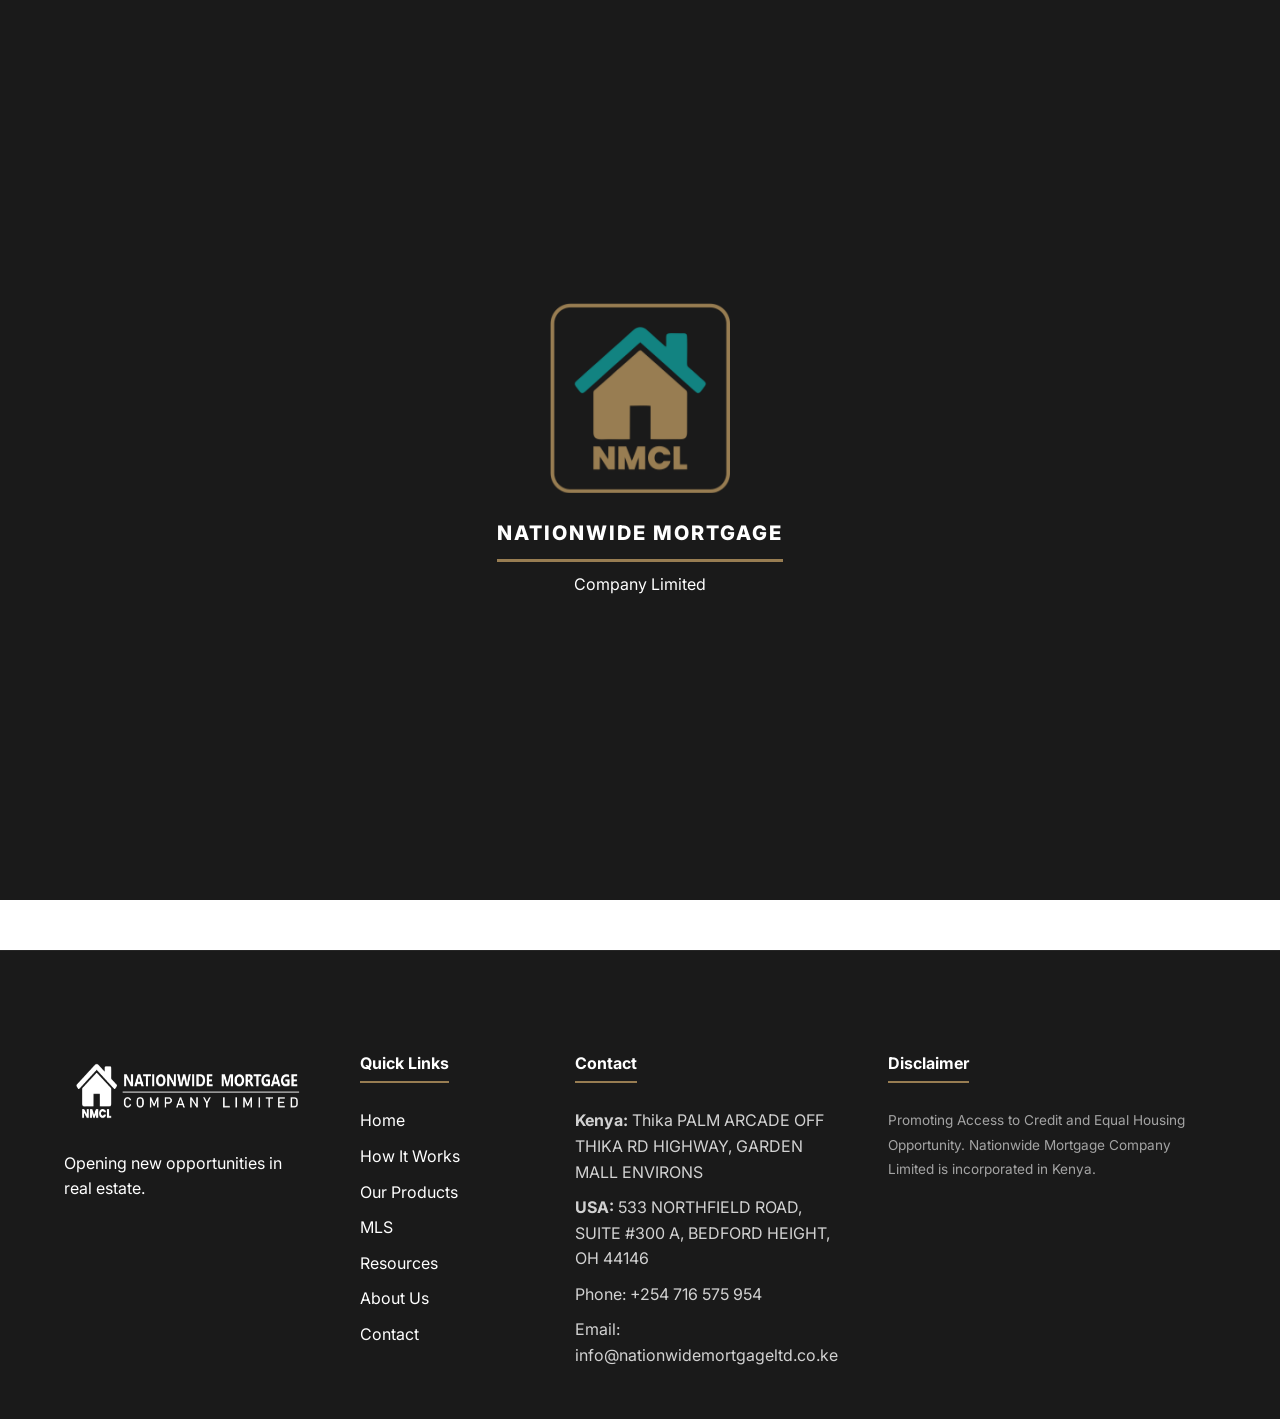
<file: ebooks.html>
<!DOCTYPE html>
<html lang="en">
<head>
  <meta charset="UTF-8" />
  <meta name="viewport" content="width=device-width, initial-scale=1.0" />
  <title>Mortgage eBooks | Expert Guides by NMCL Founders | NMCL</title>
  <meta name="description" content="Access exclusive eBooks on mortgage trends, property market updates, and financing tips authored by the Nationwide Mortgage Ltd founders." />
  <link rel="icon" href="assets/Main logo load.png" type="image/png" />
  <link rel="stylesheet" href="css/style.css" />
  <link rel="preconnect" href="https://fonts.googleapis.com">
  <link rel="preconnect" href="https://fonts.gstatic.com" crossorigin>
  <link href="https://fonts.googleapis.com/css2?family=Inter:wght@400;500;600;700;800&family=Poppins:wght@400;500;600;700;800&display=swap" rel="stylesheet">
</head>
<body>

<div id="page-loader" role="status" aria-label="Loading">
  <div class="loader-logo-wrap">
    <img src="assets/Main logo load.png" alt="NMCL Logo" class="loader-main-img">
    <div class="loader-name-wrap"><div class="loader-company-line">Nationwide Mortgage</div><span class="loader-underline"></span><div class="loader-limited">Company Limited</div></div>
  </div>
</div>

<nav id="navbar">
  <div class="nav-inner">
    <a href="index.html" class="nav-logo"><img src="assets/Logo 2.png" alt="NMCL" /></a>
    <div class="nav-links">
      <a href="index.html">Home</a>
      <a href="about.html">About Us</a>
      <a href="how-it-works.html">Offering</a>
      <a href="products.html">FINANCING</a>
    </div>
    <div class="nav-actions">
      <a href="pre-qualify.html" class="btn-gold nav-cta">Pre-Qualify Now</a>
      <a href="calculator.html" class="btn-teal-outline nav-cta">Calculator</a>
      <a href="contact.html" class="btn-teal nav-cta">Contact Us</a>
    </div>
  </div>
</nav>

<main>
  <section class="hero-sub" style="background:var(--dark); color:white; padding: 140px 0 60px; text-align:center;">
    <div class="container reveal">
      <h1 style="font-size: 3rem; margin-bottom: 20px;">Exclusive eBook Collection</h1>
      <p style="font-size: 1.2rem; opacity: 0.9; max-width: 700px; margin: 0 auto;">Deep insights from the pioneers of mortgage financing in Kenya.</p>
    </div>
  </section>

  <section class="section">
    <div class="container">
      
      <div class="ebook-grid">
        
        <!-- EBOOK 1 -->
        <div class="ebook-card reveal">
          <div class="ebook-cover" style="background: linear-gradient(45deg, #128381, #1a9e9c); display:flex; align-items:center; justify-content:center; padding:20px; text-align:center; color:white; font-weight:800;">
            BUSINESS STRATEGIES FOR GROWTH & SUCCESS
          </div>
          <div class="ebook-content">
            <h3>Business Strategies for Growth & Success</h3>
            <p style="color:var(--grey-text); font-size:0.9rem; margin-top:10px;">Authored by the NMCL leadership team, this book provides essential strategies for navigating the Kenyan business and property landscape.</p>
            
            <div class="ebook-price-tag">
              <div>Soft Copy: KES 1,500</div>
              <div style="font-size:0.9rem; color:var(--grey-text); font-weight:400; margin-top:5px;">Hard Copy: KES 3,000*</div>
            </div>
            <p style="font-size:0.75rem; color:var(--grey-text); margin-bottom:15px;">*Free delivery within Nairobi for members. Outside Nairobi, additional fees apply.</p>
            
            <div style="display:flex; gap:10px;">
              <button class="btn-gold buy-ebook" data-title="Business Strategies for Growth & Success">Purchase Full Access</button>
              <button class="btn-teal-outline view-preview">View Preview</button>
            </div>
          </div>
        </div>

        <!-- EBOOK 2 -->
        <div class="ebook-card reveal">
          <div class="ebook-cover" style="background: linear-gradient(45deg, #987D52, #b8995e); display:flex; align-items:center; justify-content:center; padding:20px; text-align:center; color:white; font-weight:800;">
            THE KENYAN HOMEOWNER'S HANDBOOK
          </div>
          <div class="ebook-content">
            <h3>The Kenyan Homeowner's Handbook</h3>
            <p style="color:var(--grey-text); font-size:0.9rem; margin-top:10px;">A practical guide to securing a mortgage, identifying properties, and managing your home investment in the long term.</p>
            
            <div class="ebook-price-tag">
              <div>Soft Copy: KES 1,500</div>
              <div style="font-size:0.9rem; color:var(--grey-text); font-weight:400; margin-top:5px;">Hard Copy: KES 3,000*</div>
            </div>
            
            <div style="display:flex; gap:10px;">
              <button class="btn-gold buy-ebook" data-title="The Kenyan Homeowner's Handbook">Purchase Full Access</button>
              <button class="btn-teal-outline view-preview">View Preview</button>
            </div>
          </div>
        </div>

      </div>

    </div>
  </section>

  <!-- PURCHASE SIMULATION MODAL -->
  <div id="purchase-modal" style="position:fixed; inset:0; background:rgba(0,0,0,0.8); z-index:2000; display:none; align-items:center; justify-content:center; padding:20px;">
    <div style="background:white; max-width:500px; width:100%; border-radius:20px; padding:40px; text-align:center; position:relative;">
      <button id="close-modal" style="position:absolute; top:20px; right:20px; font-size:1.5rem; background:transparent;">&times;</button>
      <div style="font-size:4rem; margin-bottom:20px;">🔒</div>
      <h2 id="modal-title">Purchase Access</h2>
      <p style="color:var(--grey-text); margin:20px 0;">To read "<strong><span id="ebook-name">Book Title</span></strong>" in full, please complete your purchase. This eBook is readable online only and cannot be downloaded.</p>
      
      <div style="background:#f9f9f9; padding:20px; border-radius:10px; margin-bottom:30px; text-align:left;">
        <p style="font-weight:700; margin-bottom:10px;">Select Format:</p>
        <div style="display:flex; gap:20px; margin-bottom:15px;">
           <label style="display:flex; align-items:center; gap:10px; cursor:pointer;"><input type="radio" name="format" checked> Digital (KES 1,500)</label>
           <label style="display:flex; align-items:center; gap:10px; cursor:pointer;"><input type="radio" name="format"> Hard Copy (KES 3,000)</label>
        </div>
      </div>

      <button class="btn-gold" style="width:100%;" onclick="alert('Proceeding to payment gateway... (Simulation)')">Proceed to Payment</button>
    </div>
  </div>

</main>

<footer class="footer">
  <div class="container">
    <div class="footer-grid">
      <div class="footer-brand">
        <img src="assets/Logo 2.png" alt="NMCL" class="footer-logo">
        <p>Opening new opportunities in real estate.</p>
      </div>
      <div class="footer-links">
        <h4>Quick Links</h4>
        <ul>
          <li><a href="index.html">Home</a></li>
          <li><a href="how-it-works.html">How It Works</a></li>
          <li><a href="products.html">Our Products</a></li>
          <li><a href="mls.html">MLS</a></li>
          <li><a href="resources.html">Resources</a></li>
          <li><a href="about.html">About Us</a></li>
          <li><a href="contact.html">Contact</a></li>
        </ul>
      </div>
      <div class="footer-contact">
        <h4>Contact</h4>
        <p><strong>Kenya:</strong> Thika PALM ARCADE OFF THIKA RD HIGHWAY, GARDEN MALL ENVIRONS</p>
        <p><strong>USA:</strong> 533 NORTHFIELD ROAD, SUITE #300 A, BEDFORD HEIGHT, OH 44146</p>
        <p>Phone: +254 716 575 954</p>
        <p>Email: info@nationwidemortgageltd.co.ke</p>
      </div>
      <div class="footer-disclaimer">
        <h4>Disclaimer</h4>
        <p>Promoting Access to Credit and Equal Housing Opportunity. Nationwide Mortgage Company Limited is incorporated in Kenya.</p>
      </div>
    </div>
  </div>
</footer>

<script>
  document.addEventListener('DOMContentLoaded', () => {
    const modal = document.getElementById('purchase-modal');
    const buyBtns = document.querySelectorAll('.buy-ebook');
    const closeModal = document.getElementById('close-modal');
    const ebookName = document.getElementById('ebook-name');

    buyBtns.forEach(btn => {
      btn.addEventListener('click', () => {
        ebookName.textContent = btn.getAttribute('data-title');
        modal.style.display = 'flex';
      });
    });

    closeModal.addEventListener('click', () => {
      modal.style.display = 'none';
    });
  });
</script>
<script src="js/main.js"></script>
</body>
</html>
</file>
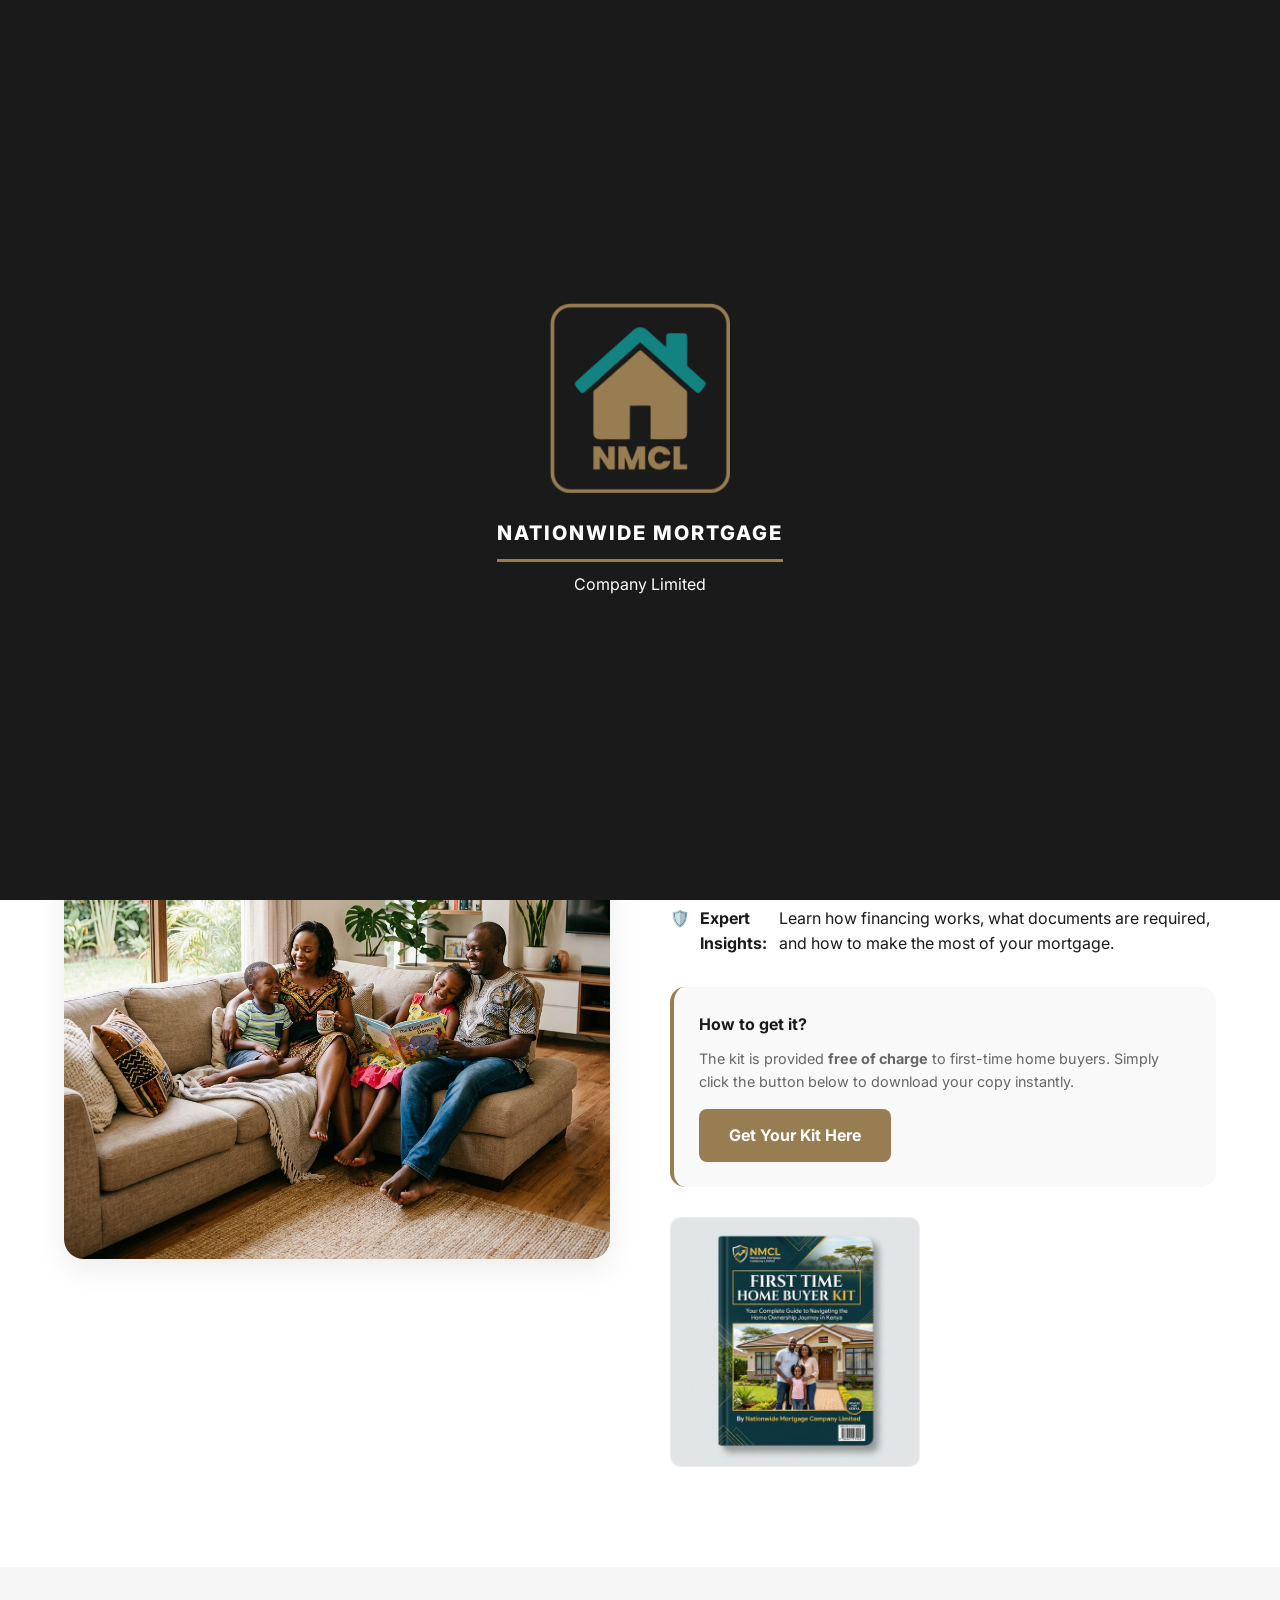
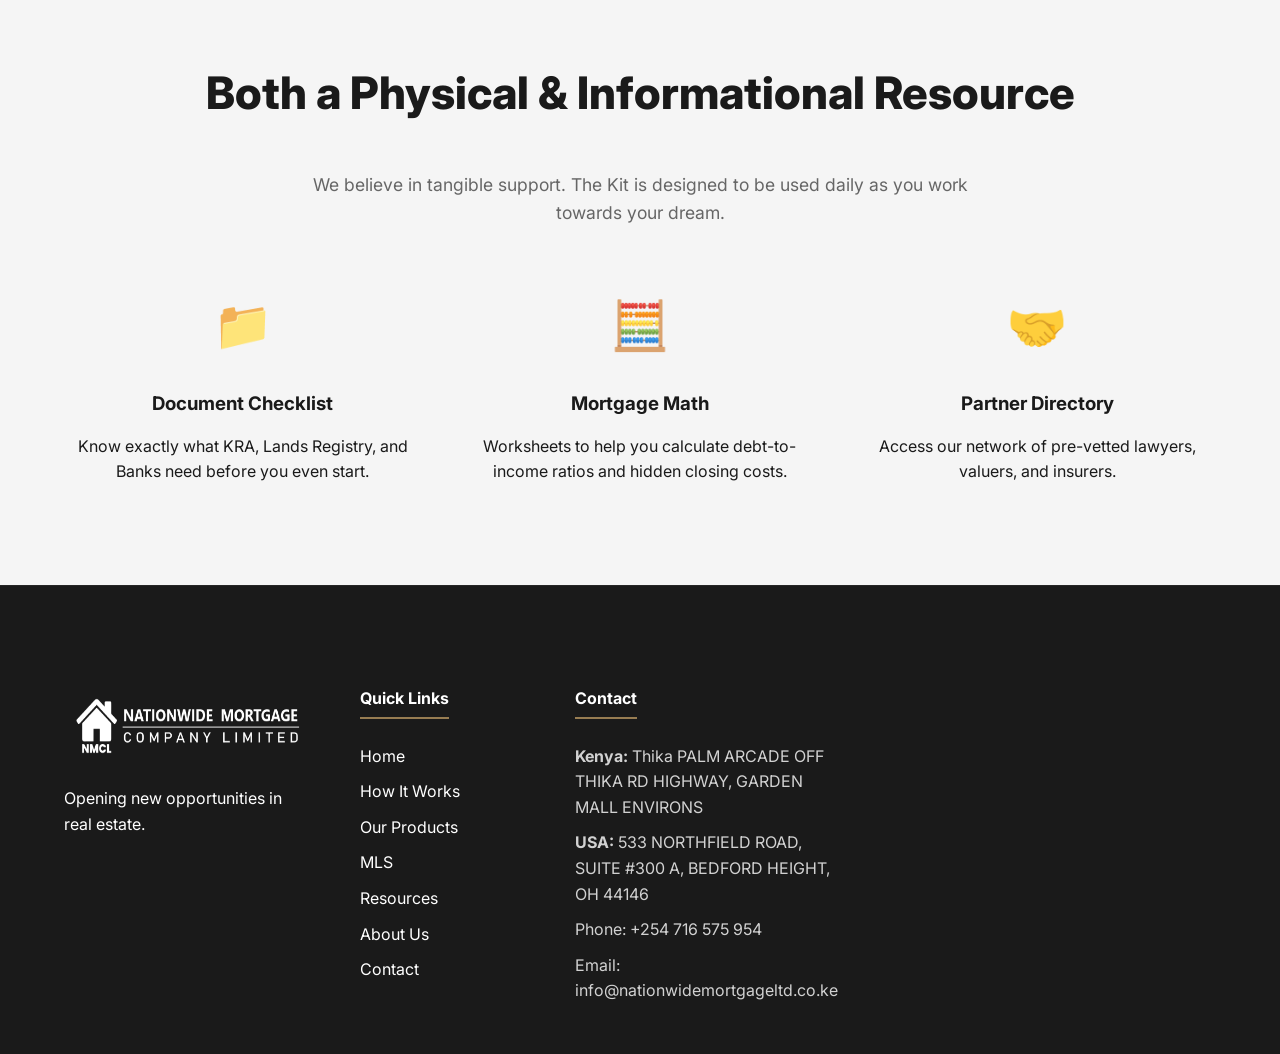
<file: home-kit.html>
<!DOCTYPE html>
<html lang="en">
<head>
  <meta charset="UTF-8" />
  <meta name="viewport" content="width=device-width, initial-scale=1.0" />
  <title>Free Mortgage Home Kit | Your Roadmap to Homeownership in Kenya | NMCL</title>
  <meta name="description" content="Claim your Free Mortgage Home Kit. A comprehensive resource for first-time buyers in Kenya, covering the mortgage process, timelines, and financing math." />
  <link rel="icon" href="assets/Main logo load.png" type="image/png" />
  <link rel="stylesheet" href="css/style.css" />
  <link rel="preconnect" href="https://fonts.googleapis.com">
  <link rel="preconnect" href="https://fonts.gstatic.com" crossorigin>
  <link href="https://fonts.googleapis.com/css2?family=Inter:wght@400;500;600;700;800&family=Poppins:wght@400;500;600;700;800&display=swap" rel="stylesheet">
</head>
<body>

<!-- ░░ PAGE LOADER ░░ -->
<div id="page-loader" role="status" aria-label="Loading">
  <div class="loader-logo-wrap">
    <img src="assets/Main logo load.png" alt="NMCL Logo" class="loader-main-img">
    <div class="loader-name-wrap">
      <div class="loader-company-line">Nationwide Mortgage</div>
      <span class="loader-underline"></span>
      <div class="loader-limited">Company Limited</div>
    </div>
  </div>
</div>

<nav id="navbar" role="navigation" aria-label="Main navigation">
  <div class="nav-inner">
    <a href="index.html" class="nav-logo">
      <img src="assets/Logo 2.png" alt="NMCL" />
    </a>
    <div class="nav-links">
      <a href="index.html">Home</a>
      <a href="about.html">About Us</a>
      <a href="how-it-works.html">Offering</a>
      <a href="products.html">FINANCING</a>
    </div>
    <div class="nav-actions">
      <a href="pre-qualify.html" class="btn-gold nav-cta">Pre-Qualify Now</a>
      <a href="calculator.html" class="btn-teal-outline nav-cta">Calculator</a>
      <a href="contact.html" class="btn-teal nav-cta">Contact Us</a>
    </div>
  </div>
</nav>

<main>
  <section class="hero-sub" style="background:var(--dark); color:white; padding: 140px 0 80px; text-align:center;">
    <div class="container reveal">
      <span class="badge-new">EXCLUSIVE RESOURCE</span>
      <h1 style="font-size: clamp(2.5rem, 5vw, 3.5rem); margin-bottom: 20px;">First time home buyer Kit</h1>
      <p style="font-size: 1.2rem; opacity: 0.9; max-width: 800px; margin: 0 auto;">Your essential toolkit for the journey from "Renting" to "Owning" in Kenya.</p>
    </div>
  </section>

  <section class="section">
    <div class="container">
      <div class="workshop-grid">
        <div class="workshop-image reveal">
          <img src="assets/family-living-room.png" alt="Happy Kenyan Family in Home">
        </div>
        <div class="workshop-content reveal">
          <h2 class="section-title">What is the Home Kit?</h2>
          <p class="section-sub" style="margin-left:0; text-align:left;">The Free Mortgage Home Kit is a resource package designed specifically for first-time home buyers in Kenya. It is your starting point and your compass on the journey to owning your first home.</p>
          
          <ul style="margin-bottom:30px;">
            <li style="margin-bottom:15px; display:flex; gap:10px;"><span>📘</span> <strong>A Comprehensive Guide:</strong> Understanding the Kenyan mortgage landscape.</li>
            <li style="margin-bottom:15px; display:flex; gap:10px;"><span>✍️</span> <strong>A Workbook:</strong> Plan your finances, track your savings, and prepare your documents.</li>
            <li style="margin-bottom:15px; display:flex; gap:10px;"><span>🗺️</span> <strong>A Roadmap:</strong> Step-by-step timelines from application to moving in.</li>
            <li style="margin-bottom:15px; display:flex; gap:10px;"><span>🛡️</span> <strong>Expert Insights:</strong> Learn how financing works, what documents are required, and how to make the most of your mortgage.</li>
          </ul>

          <div style="background:#f9f9f9; padding:25px; border-radius:15px; border-left:4px solid var(--gold); margin-bottom:30px;">
            <p style="font-weight:700; margin-bottom:10px;">How to get it?</p>
            <p style="font-size:0.9rem; color:var(--grey-text);">The kit is provided <strong>free of charge</strong> to first-time home buyers. Simply click the button below to download your copy instantly.</p>
            <a href="assets/KREPP-Kit_color-FINL.pdf" download="NMCL-First-Time-Home-Buyer-Kit.pdf" class="btn-gold" style="display:inline-block; margin-top:15px;">Get Your Kit Here</a>
          </div>
          
          <!-- Thumbnail Section -->
          <div class="book-thumbnail-container" style="margin-top:20px;">
             <img src="assets/kit-thumbnail.png" alt="Home Buyer Kit Thumbnail" class="book-thumb" style="width:100%; max-width:250px; border-radius:10px; box-shadow: var(--shadow-lg); border: 1px solid #eee;">
          </div>
        </div>
      </div>
    </div>
  </section>

  <section class="section" style="background:var(--grey-bg);">
    <div class="container text-center">
      <h2 class="section-title">Both a Physical & Informational Resource</h2>
      <p class="section-sub">We believe in tangible support. The Kit is designed to be used daily as you work towards your dream.</p>
      
      <div class="features-grid" style="margin-top:60px;">
        <div class="feature-block reveal">
          <div class="feature-icon">📁</div>
          <h3>Document Checklist</h3>
          <p>Know exactly what KRA, Lands Registry, and Banks need before you even start.</p>
        </div>
        <div class="feature-block reveal">
          <div class="feature-icon">🧮</div>
          <h3>Mortgage Math</h3>
          <p>Worksheets to help you calculate debt-to-income ratios and hidden closing costs.</p>
        </div>
        <div class="feature-block reveal">
          <div class="feature-icon">🤝</div>
          <h3>Partner Directory</h3>
          <p>Access our network of pre-vetted lawyers, valuers, and insurers.</p>
        </div>
      </div>
    </div>
  </section>
</main>

<footer class="footer">
  <div class="container">
    <div class="footer-grid">
      <div class="footer-brand">
        <img src="assets/Logo 2.png" alt="NMCL" class="footer-logo">
        <p>Opening new opportunities in real estate.</p>
      </div>
      <div class="footer-links">
        <h4>Quick Links</h4>
        <ul>
          <li><a href="index.html">Home</a></li>
          <li><a href="how-it-works.html">How It Works</a></li>
          <li><a href="products.html">Our Products</a></li>
          <li><a href="mls.html">MLS</a></li>
          <li><a href="resources.html" class="active">Resources</a></li>
          <li><a href="about.html">About Us</a></li>
          <li><a href="contact.html">Contact</a></li>
        </ul>
      </div>
      <div class="footer-contact">
        <h4>Contact</h4>
        <p><strong>Kenya:</strong> Thika PALM ARCADE OFF THIKA RD HIGHWAY, GARDEN MALL ENVIRONS</p>
        <p><strong>USA:</strong> 533 NORTHFIELD ROAD, SUITE #300 A, BEDFORD HEIGHT, OH 44146</p>
        <p>Phone: +254 716 575 954</p>
        <p>Email: info@nationwidemortgageltd.co.ke</p>
      </div>
    </div>
  </div>
</footer>

<script src="js/main.js"></script>
</body>
</html>
</file>
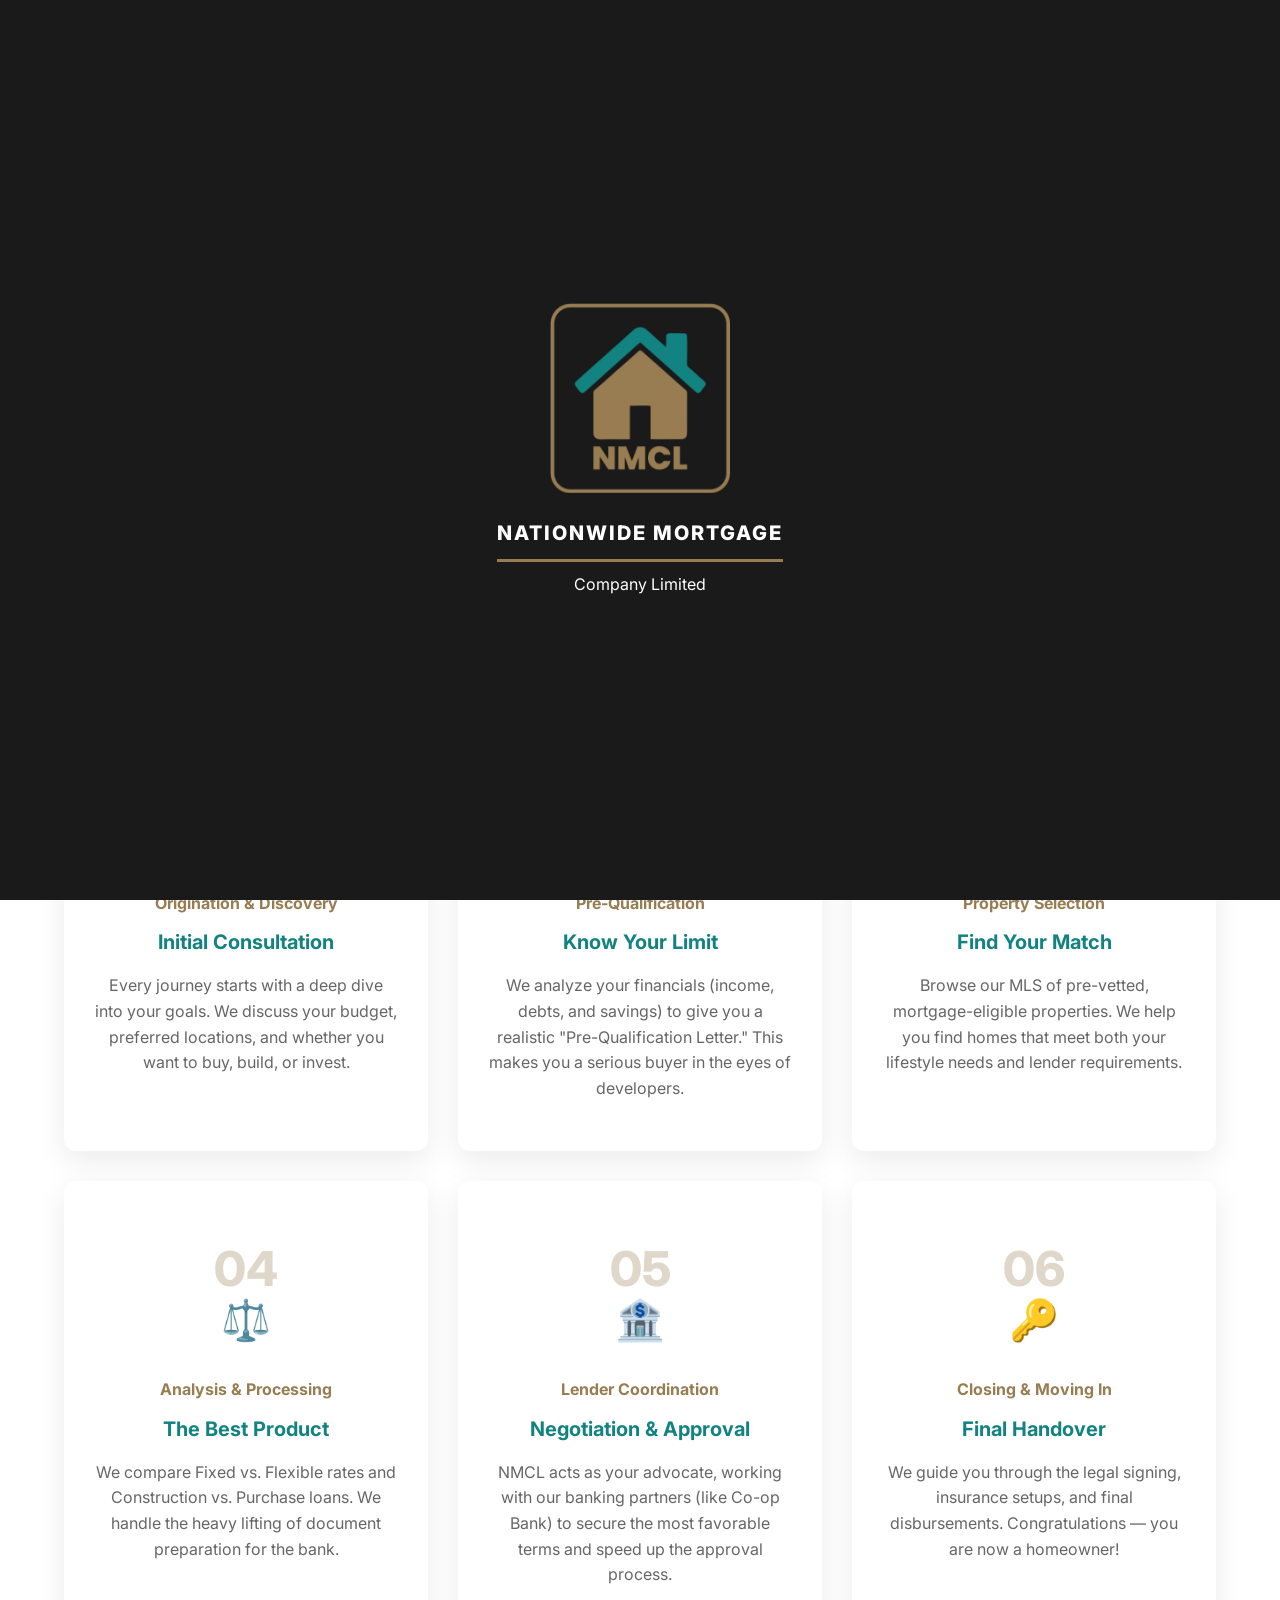
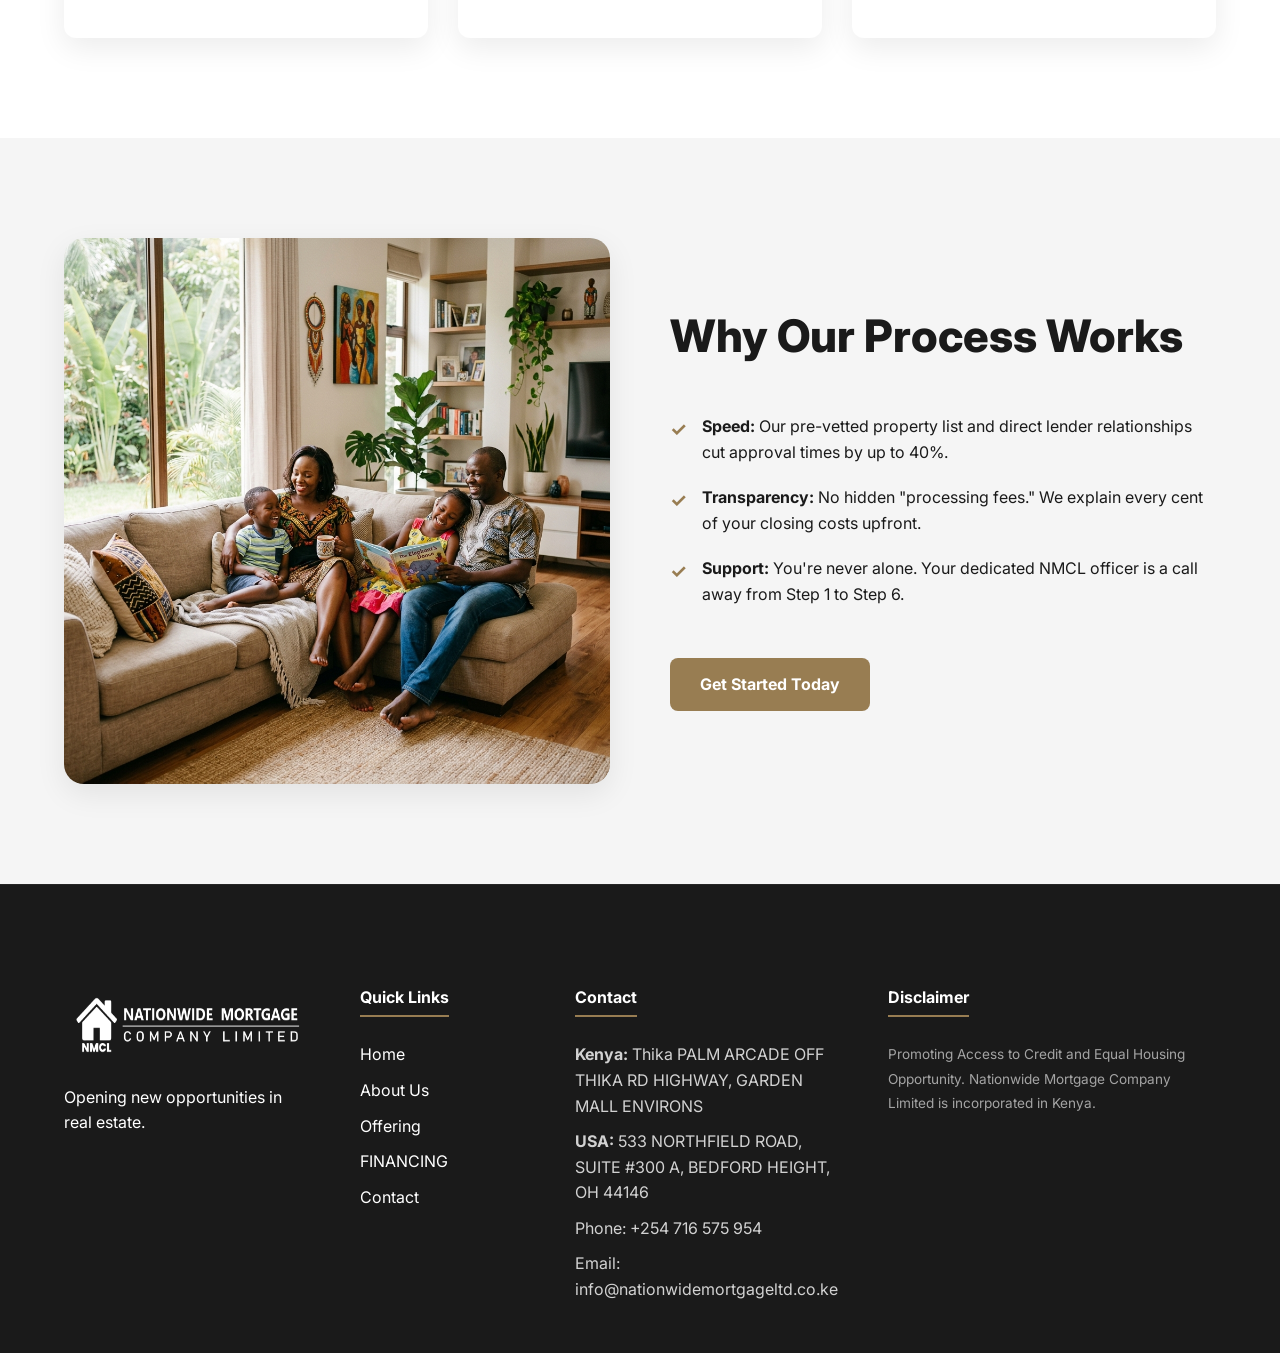
<file: how-it-works.html>
<!DOCTYPE html>
<html lang="en">
<head>
  <meta charset="UTF-8" />
  <meta name="viewport" content="width=device-width, initial-scale=1.0" />
  <title>How It Works – NMCL Mortgage Process Kenya</title>
  <meta name="description" content="Understand the NMCL mortgage process step by step. From your first conversation to moving into your home — we make it simple for Kenyans." />
  <link rel="icon" href="assets/Main logo load.png" type="image/png" />
  <link rel="stylesheet" href="css/style.css" />
  <link rel="preconnect" href="https://fonts.googleapis.com">
  <link rel="preconnect" href="https://fonts.gstatic.com" crossorigin>
  <link href="https://fonts.googleapis.com/css2?family=Inter:wght@400;500;600;700;800&family=Poppins:wght@400;500;600;700;800&display=swap" rel="stylesheet">
</head>
<body>

<!-- ░░ PAGE LOADER ░░ -->
<div id="page-loader" role="status" aria-label="Loading">
  <div class="loader-logo-wrap">
    <img src="assets/Main logo load.png" alt="NMCL Logo" class="loader-main-img">
    <div class="loader-name-wrap">
      <div class="loader-company-line">Nationwide Mortgage</div>
      <span class="loader-underline"></span>
      <div class="loader-limited">Company Limited</div>
    </div>
  </div>
</div>

<!-- ░░ NAVIGATION ░░ -->
<nav id="navbar" role="navigation" aria-label="Main navigation">
  <div class="nav-inner">
    <a href="index.html" class="nav-logo" aria-label="NMCL Home">
      <img src="assets/Logo 2.png" alt="NMCL" />
    </a>
    <div class="nav-links">
      <a href="index.html">Home</a>
      <a href="about.html">About Us</a>
      <a href="how-it-works.html" class="active">Offering</a>
      <a href="products.html">FINANCING</a>
      <a href="mls.html">MLS</a>
      <a href="resources.html">Resources</a>
    </div>
    <div class="nav-actions">
      <a href="pre-qualify.html" class="btn-gold nav-cta">Pre-Qualify Now</a>
      <a href="calculator.html" class="btn-teal-outline nav-cta">Calculator</a>
      <a href="contact.html" class="btn-teal nav-cta">Contact Us</a>
    </div>
    <button class="hamburger" id="hamburger" aria-label="Open menu" aria-expanded="false">
      <span></span><span></span><span></span>
    </button>
  </div>
</nav>

<div class="mobile-menu" id="mobile-menu">
  <a href="index.html">Home</a>
  <a href="about.html">About Us</a>
  <a href="how-it-works.html" class="active">Offering</a>
  <a href="products.html">FINANCING</a>
  <a href="contact.html">Contact</a>
  <div class="mobile-menu-actions">
    <a href="pre-qualify.html" class="btn-gold">Pre-Qualify Now</a>
    <a href="calculator.html" class="btn-teal-outline">Calculator</a>
  </div>
</div>

<main>
  <!-- PAGE HEADER -->
  <section class="hero-sub" style="background:#0d1a1a; color:white; padding: 120px 0 60px;">
    <div class="container text-center">
      <h1 style="font-size: 3rem; margin-bottom: 20px;">Offering</h1>
      <p style="font-size: 1.2rem; opacity: 0.8; max-width: 700px; margin: 0 auto;">A clear, honest walkthrough of the NMCL process — so you always know what happens next.</p>
    </div>
  </section>

  <!-- CONTENT SECTION: THE 6-STEP JOURNEY -->
  <section class="section">
    <div class="container">
      <div class="text-center reveal" style="margin-bottom: 60px;">
        <p class="section-label">THE NMCL JOURNEY</p>
        <h2 class="section-title">Your Path to Homeownership, Simplified</h2>
        <p class="section-sub">We've broken down the complex mortgage process into six clear, manageable stages.</p>
      </div>

      <div class="steps-grid" style="display: grid; grid-template-columns: repeat(auto-fit, minmax(300px, 1fr)); gap: 30px;">
        <!-- Step 1 -->
        <div class="step-card reveal">
          <div class="step-number" style="font-size: 3rem; font-weight: 800; color: var(--gold); opacity: 0.3; margin-bottom: -20px;">01</div>
          <div class="step-icon">📞</div>
          <p style="font-weight:bold; color:var(--gold); margin-bottom:10px;">Origination & Discovery</p>
          <h3>Initial Consultation</h3>
          <p>Every journey starts with a deep dive into your goals. We discuss your budget, preferred locations, and whether you want to buy, build, or invest.</p>
        </div>
        <!-- Step 2 -->
        <div class="step-card reveal">
          <div class="step-number" style="font-size: 3rem; font-weight: 800; color: var(--gold); opacity: 0.3; margin-bottom: -20px;">02</div>
          <div class="step-icon">📋</div>
          <p style="font-weight:bold; color:var(--gold); margin-bottom:10px;">Pre-Qualification</p>
          <h3>Know Your Limit</h3>
          <p>We analyze your financials (income, debts, and savings) to give you a realistic "Pre-Qualification Letter." This makes you a serious buyer in the eyes of developers.</p>
        </div>
        <!-- Step 3 -->
        <div class="step-card reveal">
          <div class="step-number" style="font-size: 3rem; font-weight: 800; color: var(--gold); opacity: 0.3; margin-bottom: -20px;">03</div>
          <div class="step-icon">🔍</div>
          <p style="font-weight:bold; color:var(--gold); margin-bottom:10px;">Property Selection</p>
          <h3>Find Your Match</h3>
          <p>Browse our MLS of pre-vetted, mortgage-eligible properties. We help you find homes that meet both your lifestyle needs and lender requirements.</p>
        </div>
        <!-- Step 4 -->
        <div class="step-card reveal">
          <div class="step-number" style="font-size: 3rem; font-weight: 800; color: var(--gold); opacity: 0.3; margin-bottom: -20px;">04</div>
          <div class="step-icon">⚖️</div>
          <p style="font-weight:bold; color:var(--gold); margin-bottom:10px;">Analysis & Processing</p>
          <h3>The Best Product</h3>
          <p>We compare Fixed vs. Flexible rates and Construction vs. Purchase loans. We handle the heavy lifting of document preparation for the bank.</p>
        </div>
        <!-- Step 5 -->
        <div class="step-card reveal">
          <div class="step-number" style="font-size: 3rem; font-weight: 800; color: var(--gold); opacity: 0.3; margin-bottom: -20px;">05</div>
          <div class="step-icon">🏦</div>
          <p style="font-weight:bold; color:var(--gold); margin-bottom:10px;">Lender Coordination</p>
          <h3>Negotiation & Approval</h3>
          <p>NMCL acts as your advocate, working with our banking partners (like Co-op Bank) to secure the most favorable terms and speed up the approval process.</p>
        </div>
        <!-- Step 6 -->
        <div class="step-card reveal">
          <div class="step-number" style="font-size: 3rem; font-weight: 800; color: var(--gold); opacity: 0.3; margin-bottom: -20px;">06</div>
          <div class="step-icon">🔑</div>
          <p style="font-weight:bold; color:var(--gold); margin-bottom:10px;">Closing & Moving In</p>
          <h3>Final Handover</h3>
          <p>We guide you through the legal signing, insurance setups, and final disbursements. Congratulations — you are now a homeowner!</p>
        </div>
      </div>
    </div>
  </section>

  <!-- WHY OUR PROCESS WORKS -->
  <section class="section" style="background: var(--grey-bg);">
    <div class="container">
      <div class="workshop-grid">
        <div class="workshop-image reveal">
          <img src="assets/family-living-room.png" alt="Happy Kenyan Family" style="border-radius: 20px;">
        </div>
        <div class="workshop-content reveal">
          <h2 class="section-title" style="text-align: left; margin-left: 0;">Why Our Process Works</h2>
          <ul style="list-style: none; padding: 0; margin-top: 30px;">
            <li style="margin-bottom: 20px; display: flex; gap: 15px;">
              <span style="color: var(--gold); font-weight: bold; font-size: 1.2rem;">✓</span>
              <div>
                <strong>Speed:</strong> Our pre-vetted property list and direct lender relationships cut approval times by up to 40%.
              </div>
            </li>
            <li style="margin-bottom: 20px; display: flex; gap: 15px;">
              <span style="color: var(--gold); font-weight: bold; font-size: 1.2rem;">✓</span>
              <div>
                <strong>Transparency:</strong> No hidden "processing fees." We explain every cent of your closing costs upfront.
              </div>
            </li>
            <li style="margin-bottom: 20px; display: flex; gap: 15px;">
              <span style="color: var(--gold); font-weight: bold; font-size: 1.2rem;">✓</span>
              <div>
                <strong>Support:</strong> You're never alone. Your dedicated NMCL officer is a call away from Step 1 to Step 6.
              </div>
            </li>
          </ul>
          <a href="pre-qualify.html" class="btn-gold" style="margin-top: 30px;">Get Started Today</a>
        </div>
      </div>
    </div>
  </section>
</main>

<!-- FOOTER -->
<footer class="footer">
  <div class="container">
    <div class="footer-grid">
      <div class="footer-brand">
        <img src="assets/Logo 2.png" alt="NMCL" class="footer-logo">
        <p>Opening new opportunities in real estate.</p>
      </div>
      <div class="footer-links">
        <h4>Quick Links</h4>
        <ul>
          <li><a href="index.html">Home</a></li>
          <li><a href="about.html">About Us</a></li>
          <li><a href="how-it-works.html" class="active">Offering</a></li>
          <li><a href="products.html">FINANCING</a></li>
          <li><a href="contact.html">Contact</a></li>
        </ul>
      </div>
      <div class="footer-contact">
        <h4>Contact</h4>
        <p><strong>Kenya:</strong> Thika PALM ARCADE OFF THIKA RD HIGHWAY, GARDEN MALL ENVIRONS</p>
        <p><strong>USA:</strong> 533 NORTHFIELD ROAD, SUITE #300 A, BEDFORD HEIGHT, OH 44146</p>
        <p>Phone: +254 716 575 954</p>
        <p>Email: info@nationwidemortgageltd.co.ke</p>
      </div>
      <div class="footer-disclaimer">
        <h4>Disclaimer</h4>
        <p>Promoting Access to Credit and Equal Housing Opportunity. Nationwide Mortgage Company Limited is incorporated in Kenya.</p>
      </div>
    </div>
  </div>
</footer>

<script src="js/main.js"></script>
</body>
</html>
</file>
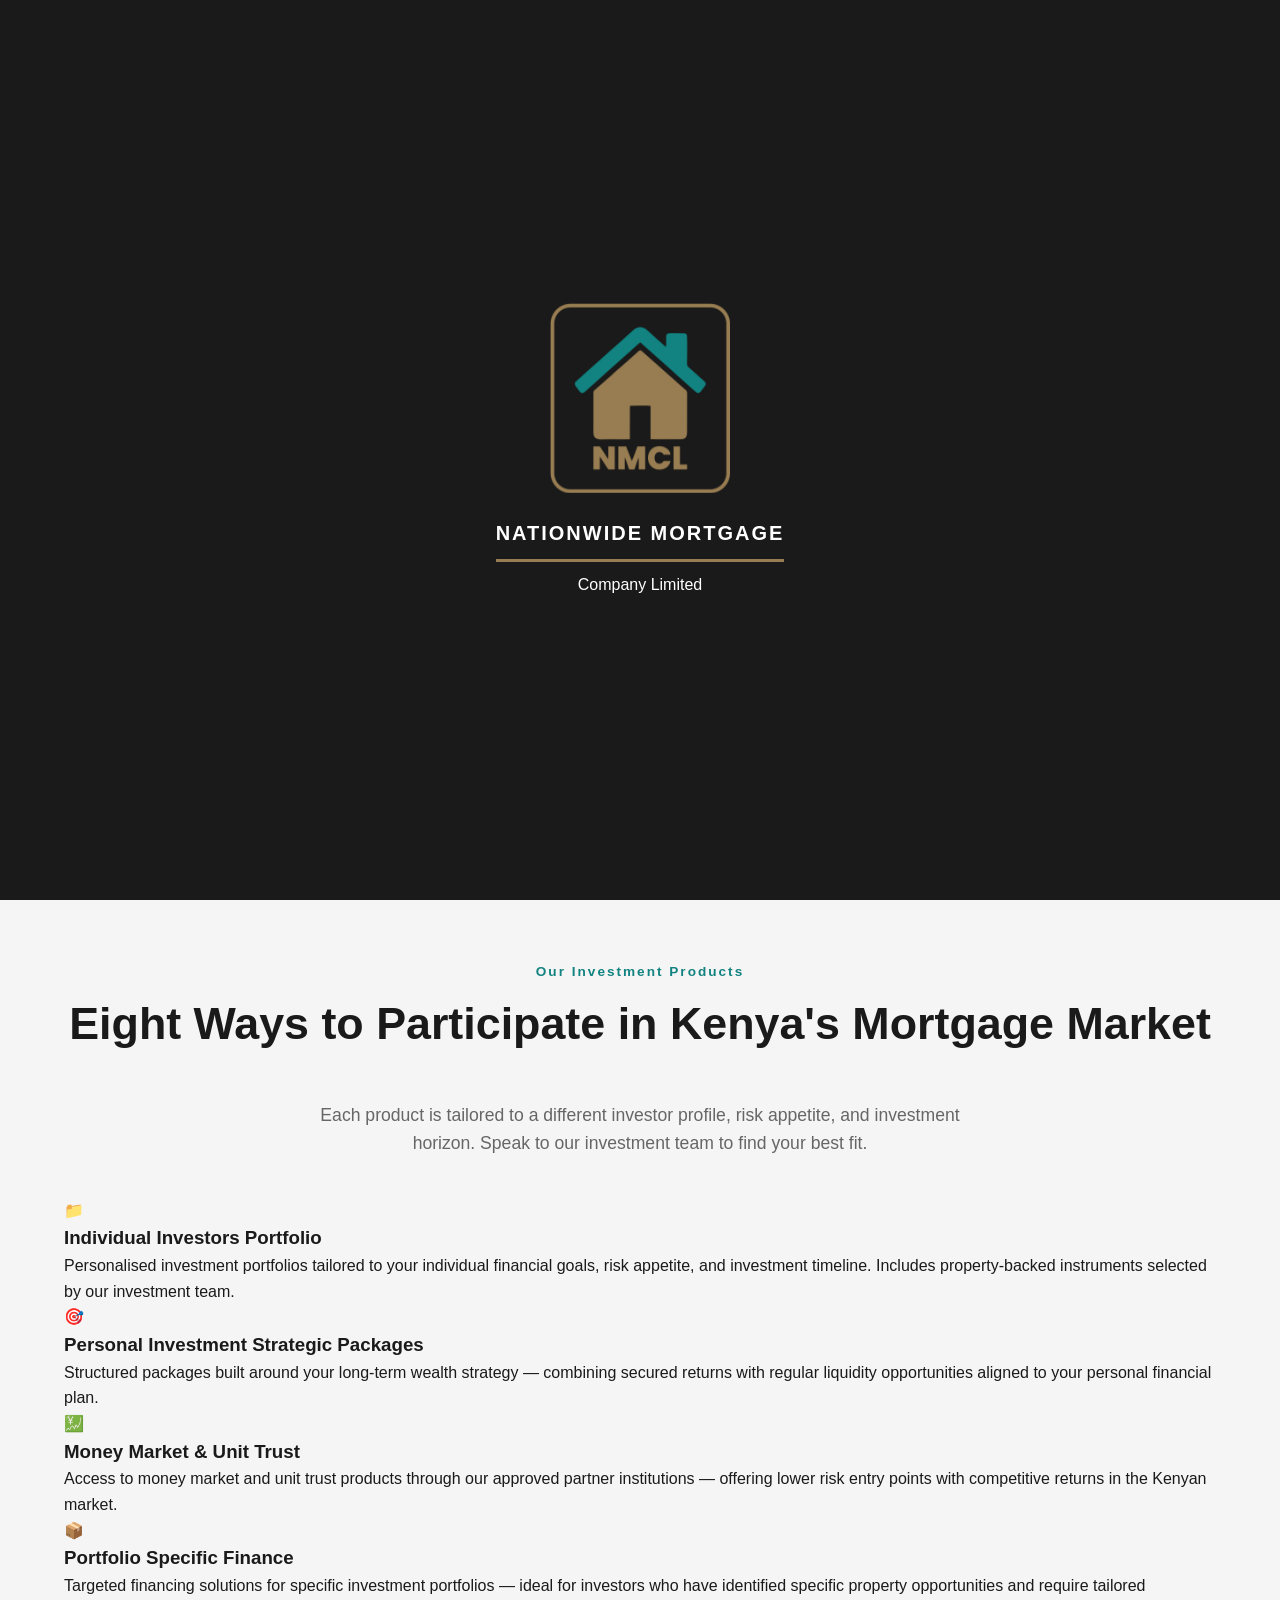
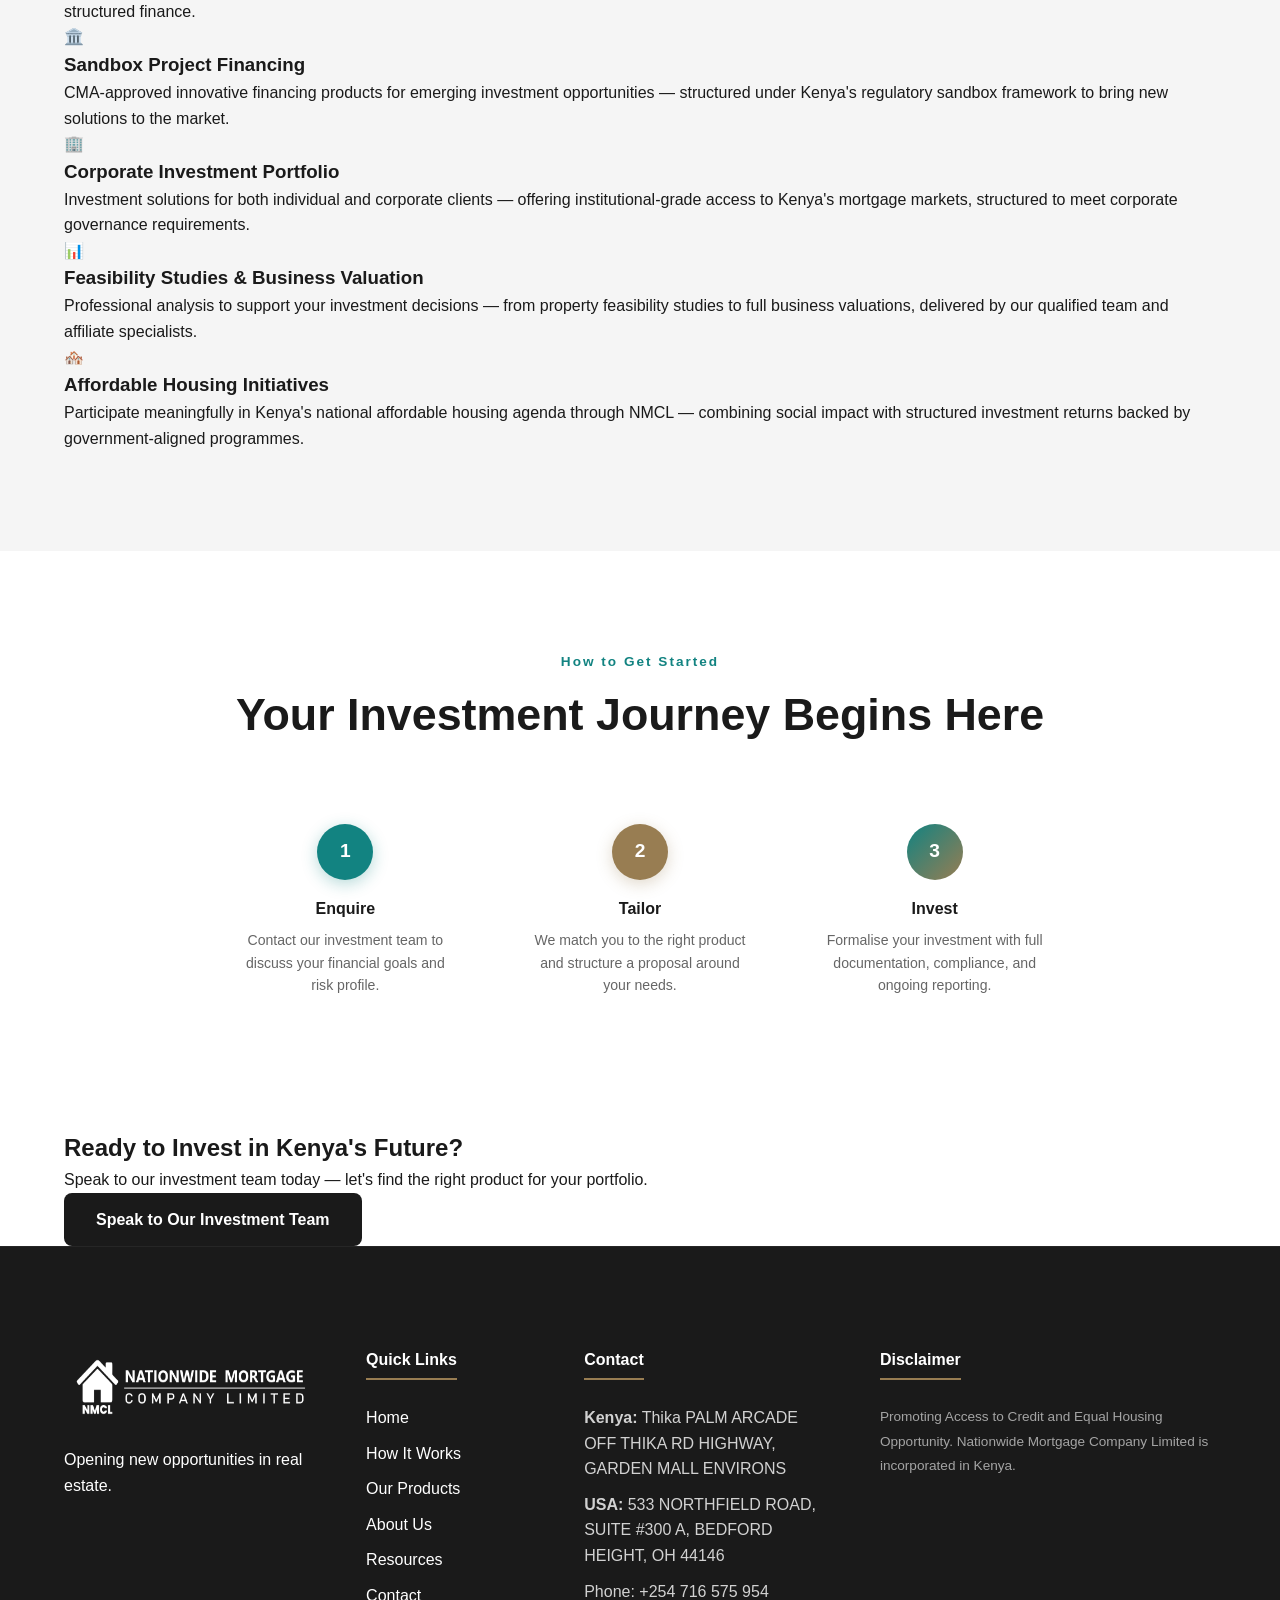
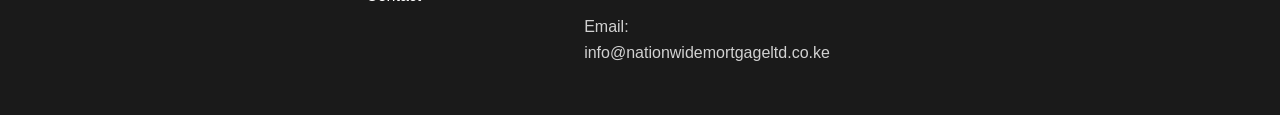
<file: investments.html>
<!DOCTYPE html>
<html lang="en">
<head>
  <meta charset="UTF-8" />
  <meta name="viewport" content="width=device-width, initial-scale=1.0" />
  <title>Investment Products – NMCL | Beyond Mortgages</title>
  <meta name="description" content="NMCL connects qualified investors to Kenya's growing mortgage market through structured investment vehicles — portfolios, unit trusts, affordable housing, and more." />
  <link rel="icon" href="assets/Main logo load.png" type="image/png" />
  <link rel="stylesheet" href="css/style.css" />
</head>
<body>

<!-- ░░ PAGE LOADER ░░ -->
<div id="page-loader" role="status" aria-label="Loading">
  <div class="loader-logo-wrap">
    <img src="assets/Main logo load.png" alt="NMCL Logo" class="loader-main-img">
    <div class="loader-name-wrap">
      <div class="loader-company-line">Nationwide Mortgage</div>
      <span class="loader-underline"></span>
      <div class="loader-limited">Company Limited</div>
    </div>
  </div>
</div>

<!-- ░░ NAVIGATION ░░ -->
<nav id="navbar" role="navigation" aria-label="Main navigation">
  <div class="nav-inner">
    <a href="index.html" class="nav-logo" aria-label="NMCL Home">
      <img src="assets/Logo 2.png" alt="NMCL" />
    </a>
    <div class="nav-links">
      <a href="index.html">Home</a>
      <a href="about.html">About Us</a>
      <a href="how-it-works.html">Offering</a>
      <a href="products.html">FINANCING</a>
    </div>
    <div class="nav-actions">
      <a href="pre-qualify.html" class="btn-gold nav-cta">Pre-Qualify Now</a>
      <a href="calculator.html" class="btn-teal-outline nav-cta">Calculator</a>
      <a href="contact.html" class="btn-teal nav-cta">Contact Us</a>
    </div>
    <button class="hamburger" id="hamburger" aria-label="Open menu" aria-expanded="false">
      <span></span><span></span><span></span>
    </button>
  </div>
</nav>

<div class="mobile-menu" id="mobile-menu">
  <a href="index.html">Home</a>
  <a href="how-it-works.html">How It Works</a>
  <a href="products.html">Our Products</a>
  <a href="mls.html">MLS</a>
  <a href="resources.html">Resources</a>
  <a href="about.html">About Us</a>
  <a href="contact.html">Contact</a>
  <div class="mobile-menu-actions">
    <a href="pre-qualify.html" class="btn-gold">Pre-Qualify Now</a>
    <a href="calculator.html" class="btn-teal-outline">Calculator</a>
  </div>
</div>

<!-- PAGE HEADER -->
<div class="page-header">
  <div class="page-header-inner">
    <div class="breadcrumb"><a href="index.html">Home</a><span>›</span><span>Investment Products</span></div>
    <h1>Beyond Mortgages —<br />Investment Products with Our Affiliates</h1>
    <p>NMCL connects qualified investors to Kenya's growing mortgage market through a range of structured investment vehicles.</p>
  </div>
</div>

<!-- INTRO -->
<section class="section" style="background:var(--white);">
  <div class="container">
    <div style="display:grid;grid-template-columns:1fr 1fr;gap:64px;align-items:center;" class="reveal">
      <div>
        <p class="section-label">Why Invest Through NMCL</p>
        <h2 class="section-title">Dependable Returns Backed by Real Kenyan Property</h2>
        <p style="color:var(--grey-text);line-height:1.8;margin-bottom:16px;">Kenya's mortgage market is one of the most underpenetrated in Africa — presenting a significant opportunity for investors who want exposure to real assets. Through NMCL and our affiliate network, qualified investors can access a range of structured investment products backed by property loans.</p>
        <p style="color:var(--grey-text);line-height:1.8;margin-bottom:16px;">Whether you're an individual investor building long-term wealth, a corporate entity seeking secured returns, or an institution looking to participate in Kenya's affordable housing agenda — we have a product structured for you.</p>
        <a href="contact.html" class="btn-primary">Speak to Our Investment Team</a>
      </div>
      <div style="display:flex;flex-direction:column;gap:16px;">
        <div style="background:var(--grey-bg);border-radius:var(--radius);padding:24px 28px;border-left:4px solid var(--teal);">
          <h4 style="font-size:0.95rem;font-weight:700;color:var(--dark);margin-bottom:6px;">🏠 Property-Backed Security</h4>
          <p style="font-size:0.88rem;color:var(--grey-text);">All investment products are backed by real Kenyan property assets — providing tangible security for your capital.</p>
        </div>
        <div style="background:var(--grey-bg);border-radius:var(--radius);padding:24px 28px;border-left:4px solid var(--gold);">
          <h4 style="font-size:0.95rem;font-weight:700;color:var(--dark);margin-bottom:6px;">📊 CMA-Regulated Products</h4>
          <p style="font-size:0.88rem;color:var(--grey-text);">Select products are offered under CMA-approved sandbox frameworks — ensuring regulatory oversight and investor protection.</p>
        </div>
        <div style="background:var(--grey-bg);border-radius:var(--radius);padding:24px 28px;border-left:4px solid var(--teal);">
          <h4 style="font-size:0.95rem;font-weight:700;color:var(--dark);margin-bottom:6px;">🌍 Nationwide Coverage</h4>
          <p style="font-size:0.88rem;color:var(--grey-text);">Investment exposure spans Nairobi, Mombasa, Kiambu, Nakuru, and beyond — diversified across Kenya's growing property markets.</p>
        </div>
      </div>
    </div>
  </div>
</section>

<!-- INVESTMENT PRODUCTS GRID -->
<section class="section" style="background:var(--grey-bg);">
  <div class="container">
    <div class="text-center reveal">
      <p class="section-label">Our Investment Products</p>
      <h2 class="section-title">Eight Ways to Participate in Kenya's Mortgage Market</h2>
      <p class="section-sub">Each product is tailored to a different investor profile, risk appetite, and investment horizon. Speak to our investment team to find your best fit.</p>
    </div>
    <div class="investments-grid">
      <div class="investment-card reveal reveal-delay-1">
        <div class="investment-icon">📁</div>
        <h3>Individual Investors Portfolio</h3>
        <p>Personalised investment portfolios tailored to your individual financial goals, risk appetite, and investment timeline. Includes property-backed instruments selected by our investment team.</p>
      </div>
      <div class="investment-card reveal reveal-delay-2">
        <div class="investment-icon">🎯</div>
        <h3>Personal Investment Strategic Packages</h3>
        <p>Structured packages built around your long-term wealth strategy — combining secured returns with regular liquidity opportunities aligned to your personal financial plan.</p>
      </div>
      <div class="investment-card reveal reveal-delay-3">
        <div class="investment-icon">💹</div>
        <h3>Money Market &amp; Unit Trust</h3>
        <p>Access to money market and unit trust products through our approved partner institutions — offering lower risk entry points with competitive returns in the Kenyan market.</p>
      </div>
      <div class="investment-card reveal reveal-delay-4">
        <div class="investment-icon">📦</div>
        <h3>Portfolio Specific Finance</h3>
        <p>Targeted financing solutions for specific investment portfolios — ideal for investors who have identified specific property opportunities and require tailored structured finance.</p>
      </div>
      <div class="investment-card reveal reveal-delay-1">
        <div class="investment-icon">🏛️</div>
        <h3>Sandbox Project Financing</h3>
        <p>CMA-approved innovative financing products for emerging investment opportunities — structured under Kenya's regulatory sandbox framework to bring new solutions to the market.</p>
      </div>
      <div class="investment-card reveal reveal-delay-2">
        <div class="investment-icon">🏢</div>
        <h3>Corporate Investment Portfolio</h3>
        <p>Investment solutions for both individual and corporate clients — offering institutional-grade access to Kenya's mortgage markets, structured to meet corporate governance requirements.</p>
      </div>
      <div class="investment-card reveal reveal-delay-3">
        <div class="investment-icon">📊</div>
        <h3>Feasibility Studies &amp; Business Valuation</h3>
        <p>Professional analysis to support your investment decisions — from property feasibility studies to full business valuations, delivered by our qualified team and affiliate specialists.</p>
      </div>
      <div class="investment-card reveal reveal-delay-4">
        <div class="investment-icon">🏘️</div>
        <h3>Affordable Housing Initiatives</h3>
        <p>Participate meaningfully in Kenya's national affordable housing agenda through NMCL — combining social impact with structured investment returns backed by government-aligned programmes.</p>
      </div>
    </div>
  </div>
</section>

<!-- PROCESS -->
<section class="section" style="background:var(--white);">
  <div class="container" style="max-width:900px;">
    <div class="text-center reveal">
      <p class="section-label">How to Get Started</p>
      <h2 class="section-title">Your Investment Journey Begins Here</h2>
    </div>
    <div style="display:grid;grid-template-columns:repeat(3,1fr);gap:32px;margin-top:48px;" class="reveal">
      <div style="text-align:center;padding:32px 20px;">
        <div style="width:56px;height:56px;background:var(--teal);border-radius:50%;display:flex;align-items:center;justify-content:center;color:var(--white);font-weight:800;font-size:1.2rem;margin:0 auto 16px;box-shadow:0 4px 16px rgba(18,131,129,0.3);">1</div>
        <h3 style="font-size:1rem;font-weight:700;color:var(--dark);margin-bottom:8px;">Enquire</h3>
        <p style="font-size:0.88rem;color:var(--grey-text);">Contact our investment team to discuss your financial goals and risk profile.</p>
      </div>
      <div style="text-align:center;padding:32px 20px;">
        <div style="width:56px;height:56px;background:var(--gold);border-radius:50%;display:flex;align-items:center;justify-content:center;color:var(--white);font-weight:800;font-size:1.2rem;margin:0 auto 16px;box-shadow:0 4px 16px rgba(152,125,82,0.3);">2</div>
        <h3 style="font-size:1rem;font-weight:700;color:var(--dark);margin-bottom:8px;">Tailor</h3>
        <p style="font-size:0.88rem;color:var(--grey-text);">We match you to the right product and structure a proposal around your needs.</p>
      </div>
      <div style="text-align:center;padding:32px 20px;">
        <div style="width:56px;height:56px;background:linear-gradient(135deg,var(--teal),var(--gold));border-radius:50%;display:flex;align-items:center;justify-content:center;color:var(--white);font-weight:800;font-size:1.2rem;margin:0 auto 16px;">3</div>
        <h3 style="font-size:1rem;font-weight:700;color:var(--dark);margin-bottom:8px;">Invest</h3>
        <p style="font-size:0.88rem;color:var(--grey-text);">Formalise your investment with full documentation, compliance, and ongoing reporting.</p>
      </div>
    </div>
  </div>
</section>

<!-- CTA -->
<section class="cta-section">
  <div class="container reveal">
    <h2>Ready to Invest in Kenya's Future?</h2>
    <p>Speak to our investment team today — let's find the right product for your portfolio.</p>
    <a href="contact.html" class="btn-dark">Speak to Our Investment Team</a>
  </div>
</section>

<!-- FOOTER -->
<footer class="footer">
  <div class="container">
    <div class="footer-grid">
      <div class="footer-brand">
        <img src="assets/Logo 2.png" alt="NMCL" class="footer-logo">
        <p>Opening new opportunities in real estate.</p>
      </div>
      <div class="footer-links">
        <h4>Quick Links</h4>
        <ul>
          <li><a href="index.html">Home</a></li>
          <li><a href="how-it-works.html">How It Works</a></li>
          <li><a href="products.html">Our Products</a></li>
          <li><a href="about.html">About Us</a></li>
          <li><a href="resources.html">Resources</a></li>
          <li><a href="contact.html">Contact</a></li>
        </ul>
      </div>
      <div class="footer-contact">
        <h4>Contact</h4>
        <p><strong>Kenya:</strong> Thika PALM ARCADE OFF THIKA RD HIGHWAY, GARDEN MALL ENVIRONS</p>
        <p><strong>USA:</strong> 533 NORTHFIELD ROAD, SUITE #300 A, BEDFORD HEIGHT, OH 44146</p>
        <p>Phone: +254 716 575 954</p>
        <p>Email: info@nationwidemortgageltd.co.ke</p>
      </div>
      <div class="footer-disclaimer">
        <h4>Disclaimer</h4>
        <p>Promoting Access to Credit and Equal Housing Opportunity. Nationwide Mortgage Company Limited is incorporated in Kenya.</p>
      </div>
    </div>
  </div>
</footer>

<script src="js/main.js"></script>
</body>
</html>
</file>
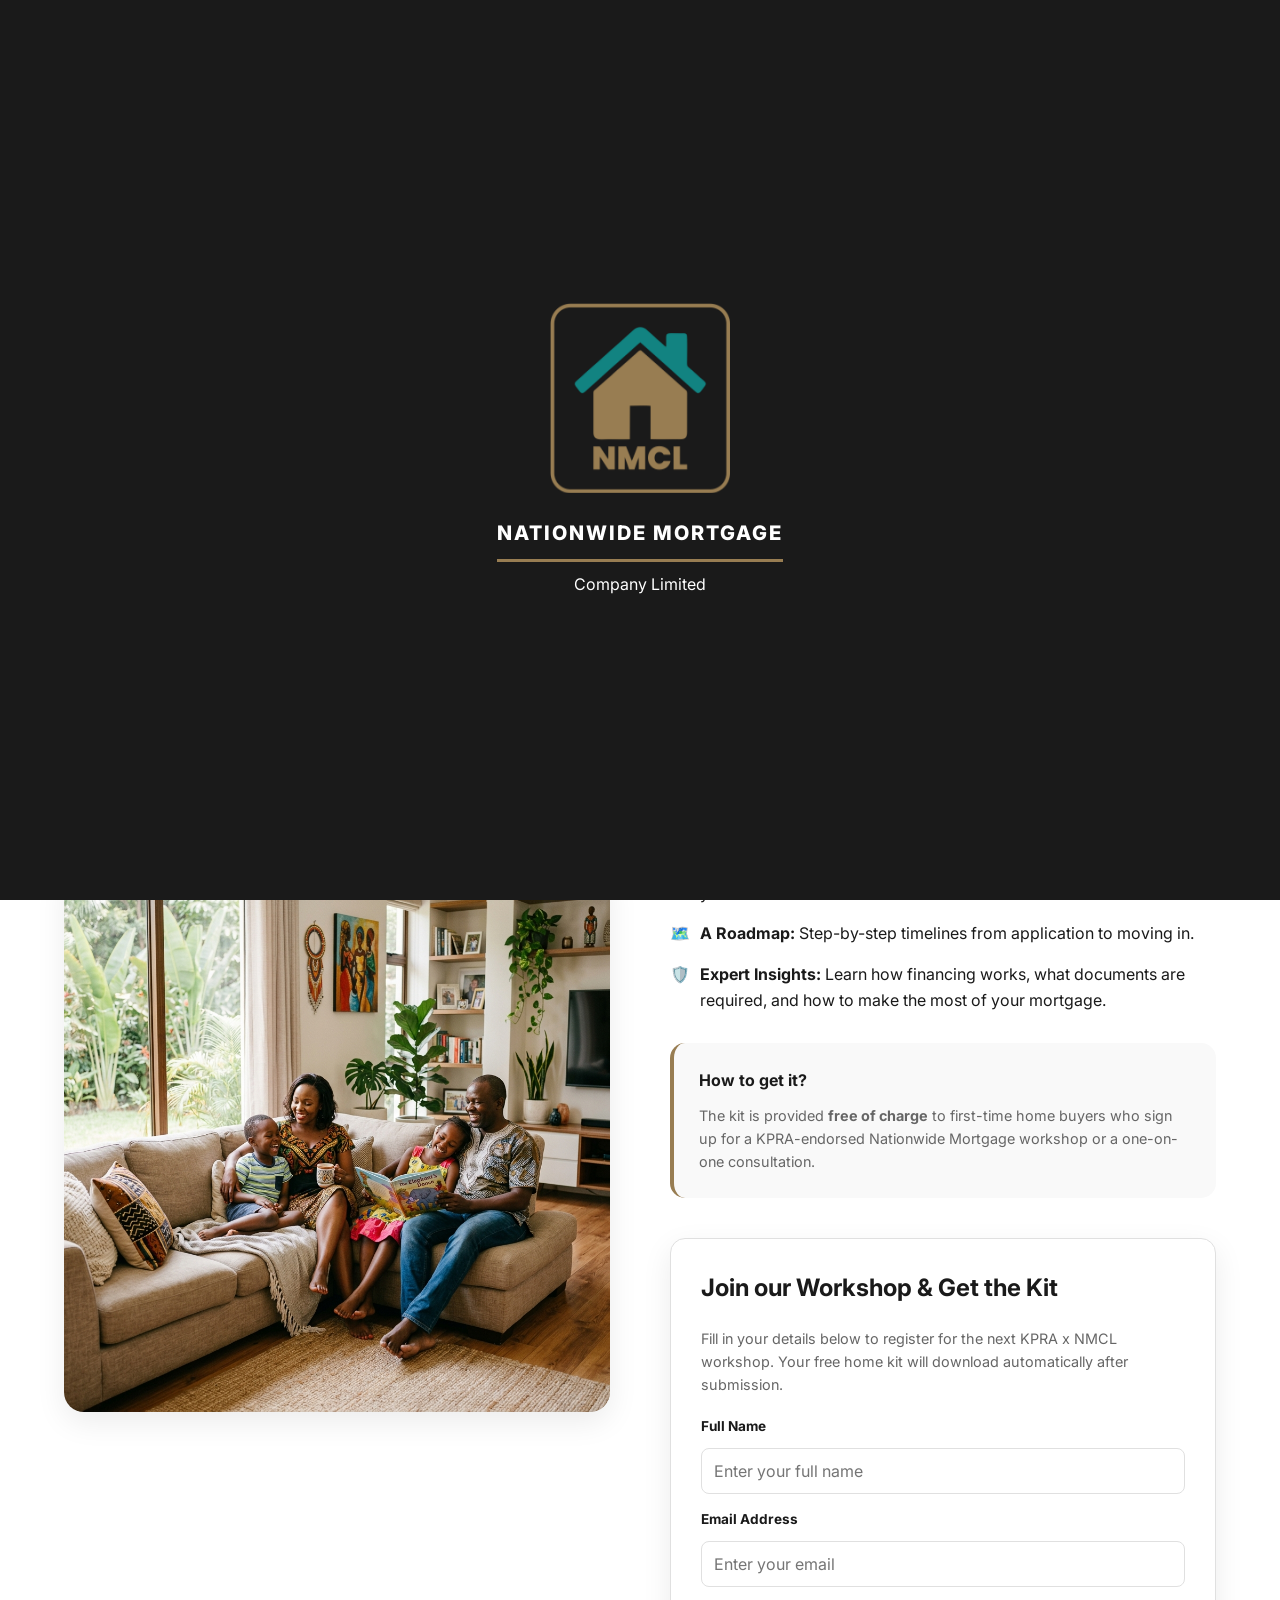
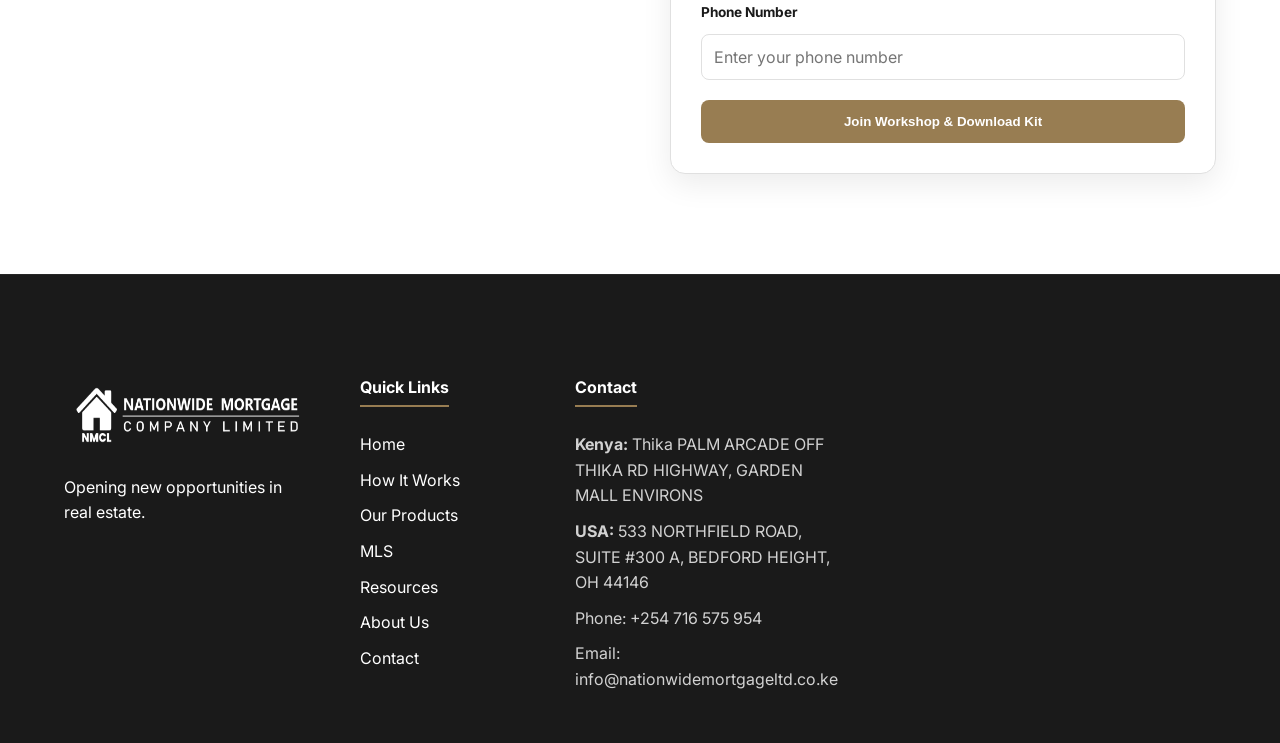
<file: kpra.html>
<!DOCTYPE html>
<html lang="en">
<head>
  <meta charset="UTF-8" />
  <meta name="viewport" content="width=device-width, initial-scale=1.0" />
  <title>KPRA & NMCL | Free Mortgage Home Kit for First-Time Buyers</title>
  <meta name="description" content="Nationwide Mortgage partners with KPRA to bring you the Free Mortgage Home Kit. Essential toolkit for every Kenyan homebuyer." />
  <link rel="icon" href="assets/Main logo load.png" type="image/png" />
  <link rel="stylesheet" href="css/style.css" />
  <link rel="preconnect" href="https://fonts.googleapis.com">
  <link rel="preconnect" href="https://fonts.gstatic.com" crossorigin>
  <link href="https://fonts.googleapis.com/css2?family=Inter:wght@400;500;600;700;800&family=Poppins:wght@400;500;600;700;800&display=swap" rel="stylesheet">
</head>
<body>

<!-- ░░ PAGE LOADER ░░ -->
<div id="page-loader" role="status" aria-label="Loading">
  <div class="loader-logo-wrap">
    <img src="assets/Main logo load.png" alt="NMCL Logo" class="loader-main-img">
    <div class="loader-name-wrap">
      <div class="loader-company-line">Nationwide Mortgage</div>
      <span class="loader-underline"></span>
      <div class="loader-limited">Company Limited</div>
    </div>
  </div>
</div>

<nav id="navbar" role="navigation" aria-label="Main navigation">
  <div class="nav-inner">
    <a href="index.html" class="nav-logo">
      <img src="assets/Logo 2.png" alt="NMCL" />
    </a>
    <div class="nav-links">
      <a href="index.html">Home</a>
      <a href="about.html">About Us</a>
      <a href="how-it-works.html">Offering</a>
      <a href="products.html">FINANCING</a>
    </div>
    <div class="nav-actions">
      <a href="pre-qualify.html" class="btn-gold nav-cta">Pre-Qualify Now</a>
      <a href="calculator.html" class="btn-teal-outline nav-cta">Calculator</a>
      <a href="contact.html" class="btn-teal nav-cta">Contact Us</a>
    </div>
  </div>
</nav>

<main>
  <section class="hero-sub" style="background:var(--dark); color:white; padding: 140px 0 80px; text-align:center;">
    <div class="container reveal">
      <span class="badge-new">KPRA PARTNERSHIP</span>
      <h1 style="font-size: clamp(2.5rem, 5vw, 3.5rem); margin-bottom: 20px;">The Free Mortgage Home Kit</h1>
      <p style="font-size: 1.2rem; opacity: 0.9; max-width: 800px; margin: 0 auto;">Your essential toolkit for the journey from "Renting" to "Owning" in Kenya.</p>
    </div>
  </section>

  <section class="section">
    <div class="container">
      <div class="workshop-grid">
        <div class="workshop-image reveal">
          <img src="assets/family-living-room.png" alt="Happy Kenyan Family in Home">
        </div>
        <div class="workshop-content reveal">
          <h2 class="section-title">What is the Home Kit?</h2>
          <p class="section-sub" style="margin-left:0; text-align:left;">In collaboration with <strong>KPRA (Kenya Professional Realtors Association)</strong>, Nationwide Mortgage provides this comprehensive resource package designed specifically for first-time home buyers in Kenya. It is your starting point and your compass on the journey to owning your first home.</p>
          
          <ul style="margin-bottom:30px;">
            <li style="margin-bottom:15px; display:flex; gap:10px;"><span>📘</span> <div><strong>A Subscription to Knowledge:</strong> Understanding the Kenyan mortgage landscape.</div></li>
            <li style="margin-bottom:15px; display:flex; gap:10px;"><span>✍️</span> <div><strong>A Workbook:</strong> Plan your finances, track your savings, and prepare your documents.</div></li>
            <li style="margin-bottom:15px; display:flex; gap:10px;"><span>🗺️</span> <div><strong>A Roadmap:</strong> Step-by-step timelines from application to moving in.</div></li>
            <li style="margin-bottom:15px; display:flex; gap:10px;"><span>🛡️</span> <div><strong>Expert Insights:</strong> Learn how financing works, what documents are required, and how to make the most of your mortgage.</div></li>
          </ul>

          <div style="background:#f9f9f9; padding:25px; border-radius:15px; border-left:4px solid var(--gold); margin-bottom: 40px;">
            <p style="font-weight:700; margin-bottom:10px;">How to get it?</p>
            <p style="font-size:0.9rem; color:var(--grey-text);">The kit is provided <strong>free of charge</strong> to first-time home buyers who sign up for a KPRA-endorsed Nationwide Mortgage workshop or a one-on-one consultation.</p>
          </div>

          <div id="workshop-form-container" style="background:#fff; padding:30px; border-radius:15px; box-shadow: var(--shadow); border: 1px solid var(--grey-mid);">
            <h3 style="margin-bottom:20px; font-size:1.5rem; color:var(--dark);">Join our Workshop & Get the Kit</h3>
            <p style="margin-bottom:20px; font-size:0.9rem; color:var(--grey-text);">Fill in your details below to register for the next KPRA x NMCL workshop. Your free home kit will download automatically after submission.</p>
            
            <form id="home-kit-form">
              <div class="form-group" style="margin-bottom:15px;">
                <label style="font-size:0.85rem;">Full Name</label>
                <input type="text" id="kit-name" placeholder="Enter your full name" required style="padding:12px;">
              </div>
              <div class="form-group" style="margin-bottom:15px;">
                <label style="font-size:0.85rem;">Email Address</label>
                <input type="email" id="kit-email" placeholder="Enter your email" required style="padding:12px;">
              </div>
              <div class="form-group" style="margin-bottom:20px;">
                <label style="font-size:0.85rem;">Phone Number</label>
                <input type="tel" id="kit-phone" placeholder="Enter your phone number" required style="padding:12px;">
              </div>
              <button type="submit" class="btn-gold" style="width:100%; border:none;">Join Workshop & Download Kit</button>
            </form>
            
            <div id="success-msg" style="display:none; margin-top:20px; padding:20px; background:#e6f9ed; color:#2ecc71; border-radius:10px; text-align:center; font-weight:700;">
              <span style="font-size:1.5rem; display:block; margin-bottom:5px;">✅</span>
              Success Submitted! <br> Your download is starting...
            </div>
          </div>
        </div>
      </div>
    </div>
  </section>

  <!-- Hidden download link -->
  <a id="download-trigger" href="assets/KREPP-Kit_color-FINL.pdf" download="NMCL-KPRA-Home-Kit.pdf" style="display:none;"></a>

</main>

<footer class="footer">
  <div class="container">
    <div class="footer-grid">
      <div class="footer-brand">
        <img src="assets/Logo 2.png" alt="NMCL" class="footer-logo">
        <p>Opening new opportunities in real estate.</p>
      </div>
      <div class="footer-links">
        <h4>Quick Links</h4>
        <ul>
          <li><a href="index.html">Home</a></li>
          <li><a href="how-it-works.html">How It Works</a></li>
          <li><a href="products.html">Our Products</a></li>
          <li><a href="mls.html">MLS</a></li>
          <li><a href="resources.html">Resources</a></li>
          <li><a href="about.html">About Us</a></li>
          <li><a href="contact.html">Contact</a></li>
        </ul>
      </div>
      <div class="footer-contact">
        <h4>Contact</h4>
        <p><strong>Kenya:</strong> Thika PALM ARCADE OFF THIKA RD HIGHWAY, GARDEN MALL ENVIRONS</p>
        <p><strong>USA:</strong> 533 NORTHFIELD ROAD, SUITE #300 A, BEDFORD HEIGHT, OH 44146</p>
        <p>Phone: +254 716 575 954</p>
        <p>Email: info@nationwidemortgageltd.co.ke</p>
      </div>
    </div>
  </div>
</footer>

<script src="js/main.js"></script>
<script>
  document.getElementById('home-kit-form').addEventListener('submit', function(e) {
    e.preventDefault();
    
    const form = this;
    const successMsg = document.getElementById('success-msg');
    const downloadTrigger = document.getElementById('download-trigger');
    
    // Hide form
    form.style.display = 'none';
    
    // Show success message
    successMsg.style.display = 'block';
    
    // Trigger auto download
    setTimeout(() => {
      downloadTrigger.click();
    }, 1000);
    
    // Send data to console (can be updated to an endpoint)
    console.log('KPRA Workshop Submission:', {
      name: document.getElementById('kit-name').value,
      email: document.getElementById('kit-email').value,
      phone: document.getElementById('kit-phone').value,
      source: 'KPRA Page'
    });
  });
</script>
</body>
</html>
</file>
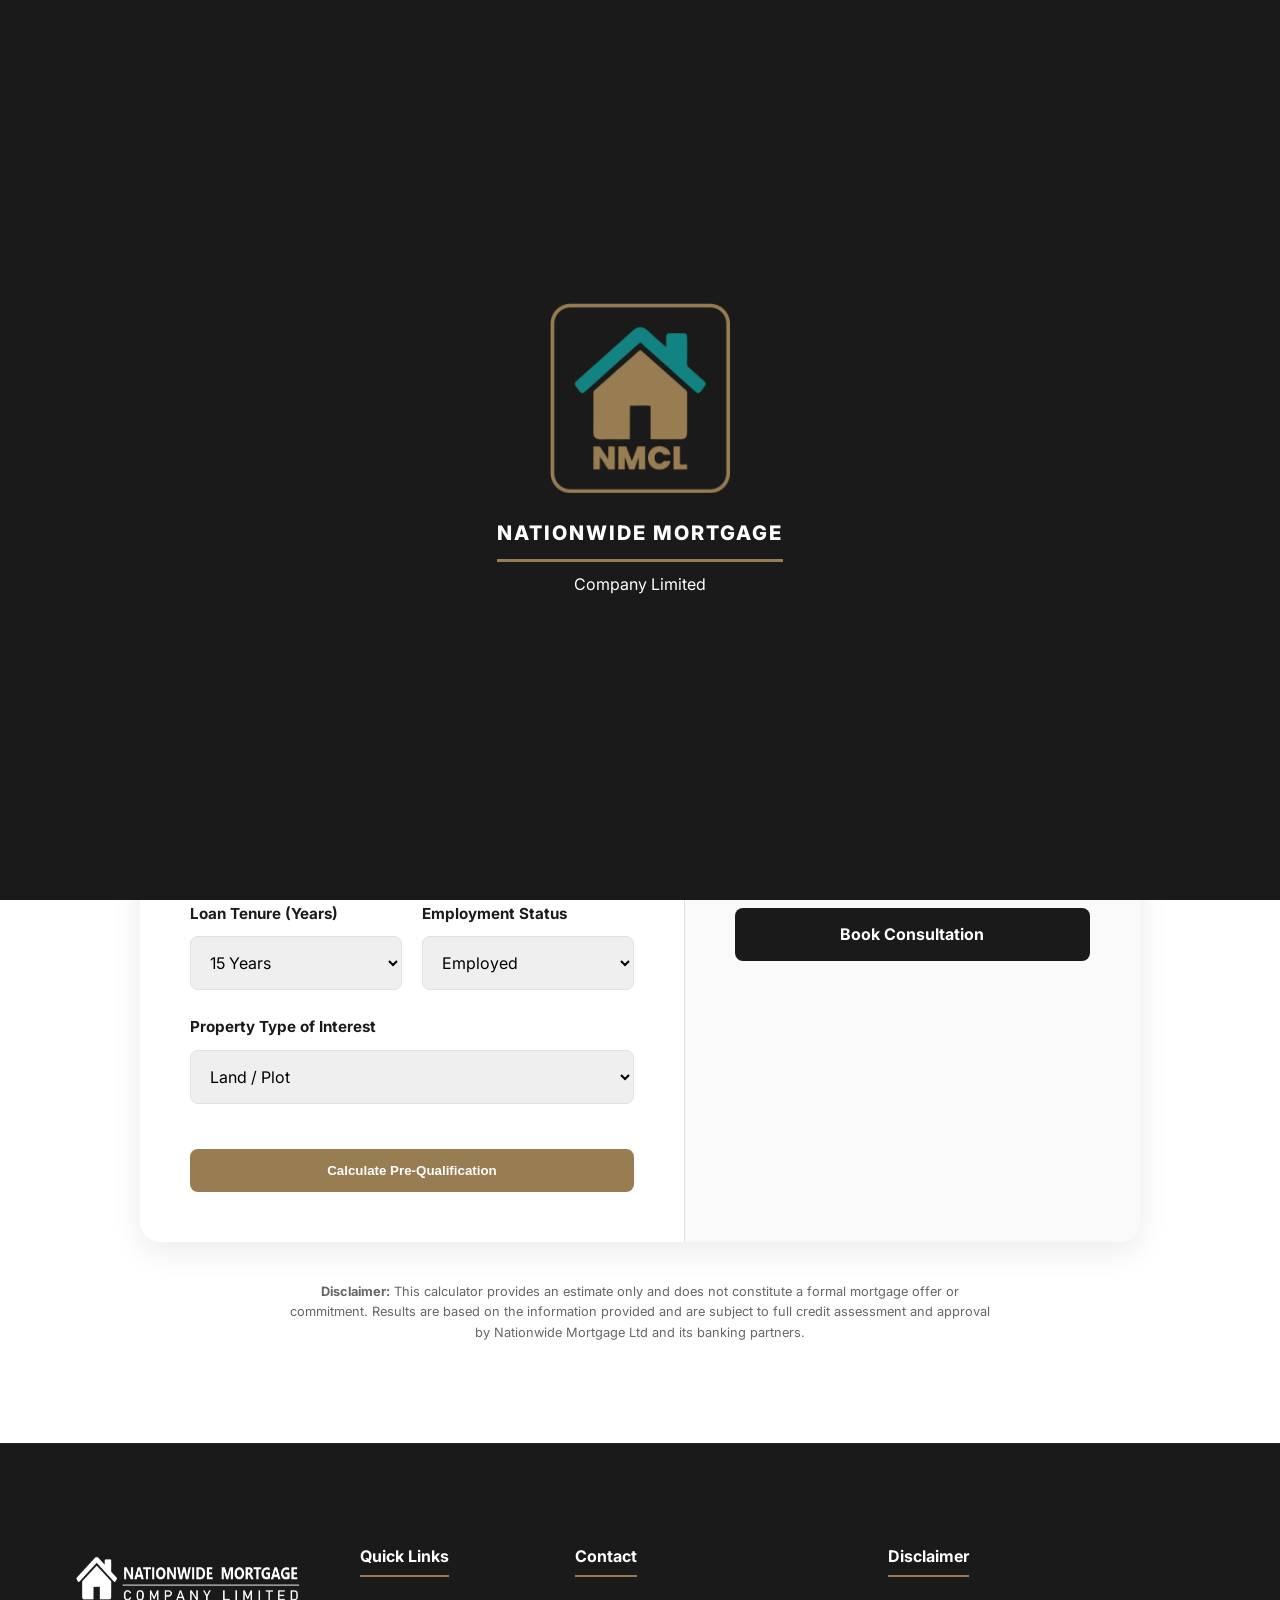
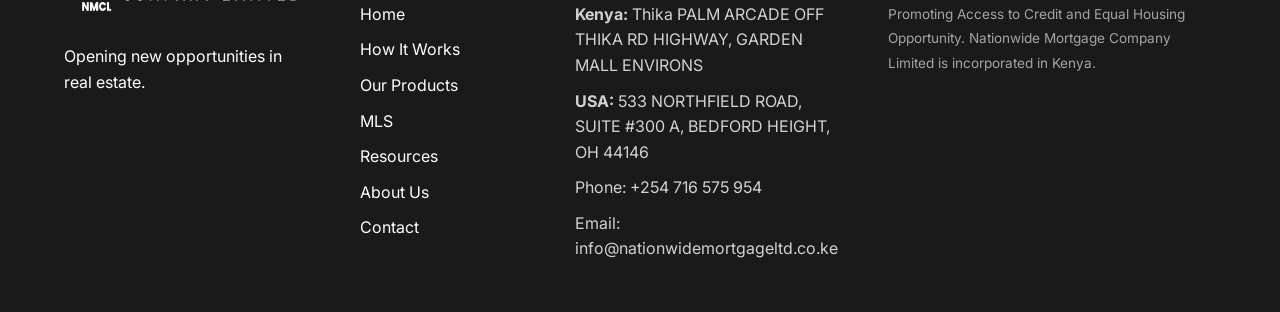
<file: pre-qualify.html>
<!DOCTYPE html>
<html lang="en">
<head>
  <meta charset="UTF-8" />
  <meta name="viewport" content="width=device-width, initial-scale=1.0" />
  <title>Mortgage Pre-Qualification Tool | Check Your Eligibility | NMCL</title>
  <meta name="description" content="Use our mortgage pre-qualification tool to estimate your loan limit, risk profile, and monthly repayment based on your income and expenses." />
  <link rel="icon" href="assets/Main logo load.png" type="image/png" />
  <link rel="stylesheet" href="css/style.css" />
  <link rel="preconnect" href="https://fonts.googleapis.com">
  <link rel="preconnect" href="https://fonts.gstatic.com" crossorigin>
  <link href="https://fonts.googleapis.com/css2?family=Inter:wght@400;500;600;700;800&family=Poppins:wght@400;500;600;700;800&display=swap" rel="stylesheet">
</head>
<body>

<div id="page-loader" role="status" aria-label="Loading">
  <div class="loader-logo-wrap">
    <img src="assets/Main logo load.png" alt="NMCL Logo" class="loader-main-img">
    <div class="loader-name-wrap"><div class="loader-company-line">Nationwide Mortgage</div><span class="loader-underline"></span><div class="loader-limited">Company Limited</div></div>
  </div>
</div>

<nav id="navbar">
  <div class="nav-inner">
    <a href="index.html" class="nav-logo"><img src="assets/Logo 2.png" alt="NMCL" /></a>
    <div class="nav-links">
      <a href="index.html">Home</a>
      <a href="about.html">About Us</a>
      <a href="how-it-works.html">Offering</a>
      <a href="products.html">FINANCING</a>
      <a href="mls.html">MLS</a>
      <a href="resources.html">Resources</a>
    </div>
    <div class="nav-actions">
      <a href="pre-qualify.html" class="btn-gold nav-cta active">Pre-Qualify Now</a>
      <a href="calculator.html" class="btn-teal-outline nav-cta">Calculator</a>
      <a href="contact.html" class="btn-teal nav-cta">Contact Us</a>
    </div>
  </div>
</nav>

<main>
  <section class="hero-sub" style="background:var(--teal); color:white; padding: 140px 0 60px; text-align:center;">
    <div class="container reveal">
      <h1 style="font-size: 3rem; margin-bottom: 20px;">Mortgage Pre-Qualification</h1>
      <p style="font-size: 1.2rem; opacity: 0.9; max-width: 700px; margin: 0 auto;">Know your limit and risk profile in minutes. Entirely on the frontend, no strings attached.</p>
    </div>
  </section>

  <section class="section">
    <div class="container">
      <div class="prequal-wrap reveal">
        <!-- FORM SIDE -->
        <div class="prequal-form">
          <h3 style="margin-bottom:30px;">Your Financial Details</h3>
          
          <div class="form-group">
            <label>Monthly Gross Income (KES)</label>
            <input type="text" id="pre-income" class="kes-format" placeholder="e.g. 200,000">
          </div>

          <div class="form-group">
            <label>Monthly Expenses / Existing Loan Repayments (KES)</label>
            <input type="text" id="pre-expenses" class="kes-format" placeholder="e.g. 50,000">
          </div>

          <div class="form-group">
            <label>Desired Loan Amount (KES)</label>
            <input type="text" id="pre-loan" class="kes-format" placeholder="e.g. 5,000,000">
          </div>

          <div class="form-grid" style="display:grid; grid-template-columns:1fr 1fr; gap:20px;">
            <div class="form-group">
              <label>Loan Tenure (Years)</label>
              <select id="pre-tenure">
                <option value="5">5 Years</option>
                <option value="10">10 Years</option>
                <option value="15" selected>15 Years</option>
                <option value="20">20 Years</option>
                <option value="25">25 Years</option>
              </select>
            </div>
            <div class="form-group">
              <label>Employment Status</label>
              <select id="pre-employment">
                <option value="Employed">Employed</option>
                <option value="Self-Employed">Self-Employed</option>
                <option value="Diaspora">Diaspora</option>
              </select>
            </div>
          </div>

          <div class="form-group">
            <label>Property Type of Interest</label>
            <select id="pre-property">
              <option value="Land">Land / Plot</option>
              <option value="Apartment">Apartment</option>
              <option value="Bungalow">Bungalow</option>
              <option value="Mansion">Mansion</option>
              <option value="Rental Unit">Rental Unit</option>
            </select>
          </div>

          <button id="prequal-btn" class="btn-gold" style="width:100%; margin-top:20px;">Calculate Pre-Qualification</button>
        </div>

        <!-- RESULTS SIDE -->
        <div class="prequal-results" id="prequal-results-box">
          <h3 style="margin-bottom:30px; text-align:center;">Eligibility Indicator</h3>
          
          <div style="text-align:center; margin-bottom:40px;">
             <p style="font-size:0.85rem; color:var(--grey-text); text-transform:uppercase; letter-spacing:1px; margin-bottom:10px;">Estimated Max Loan</p>
             <div id="res-pre-limit" style="font-size:2rem; font-weight:900; color:var(--teal);">KES 0</div>
          </div>

          <div class="result-row" style="border-bottom:1px solid #eee; padding:15px 0;">
            <span style="color:var(--grey-text);">Monthly Repayment</span>
            <span id="res-pre-monthly" style="font-weight:700;">KES 0</span>
          </div>

          <div class="result-row" style="border-bottom:1px solid #eee; padding:15px 0;">
            <span style="color:var(--grey-text);">Debt-to-Income Ratio</span>
            <span id="res-pre-dti" style="font-weight:700;">0%</span>
          </div>

          <div id="risk-indicator" class="risk-indicator risk-low" style="display:none;">
            RISK PROFILE: <span id="res-pre-risk">LOW</span>
          </div>

          <div style="margin-top:40px; text-align:center;">
            <p style="font-size:0.85rem; color:var(--grey-text); margin-bottom:20px;">Encouraged to book a consultation for a full formal assessment.</p>
            <a href="contact.html" class="btn-dark" style="width:100%;">Book Consultation</a>
          </div>
        </div>
      </div>

      <!-- DISCLAIMER -->
      <div style="margin-top:40px; text-align:center;">
        <p style="font-size:0.8rem; color:var(--grey-text); max-width:700px; margin:0 auto; line-height:1.6;">
          <strong>Disclaimer:</strong> This calculator provides an estimate only and does not constitute a formal mortgage offer or commitment. Results are based on the information provided and are subject to full credit assessment and approval by Nationwide Mortgage Ltd and its banking partners.
        </p>
      </div>

    </div>
  </section>
</main>

<script>
  document.addEventListener('DOMContentLoaded', () => {
    const btn = document.getElementById('prequal-btn');
    
    function formatKES(n) {
      return 'KES ' + Math.round(n).toLocaleString('en-KE');
    }

    btn.addEventListener('click', () => {
      const income = parseFloat(document.getElementById('pre-income').value.replace(/,/g, '')) || 0;
      const expenses = parseFloat(document.getElementById('pre-expenses').value.replace(/,/g, '')) || 0;
      const loan = parseFloat(document.getElementById('pre-loan').value.replace(/,/g, '')) || 0;
      const tenure = parseInt(document.getElementById('pre-tenure').value) || 15;
      
      if (income === 0) return alert('Please enter your monthly income');

      // Simple qualification logic: 
      // Monthly repayment should not exceed 40% of net income (income - expenses)
      const disposable = income - expenses;
      const maxMonthlyAllowed = disposable * 0.45;
      
      const rate = 0.135 / 12; // 13.5% annual
      const months = tenure * 12;

      // Calculate max loan limit based on maxMonthlyAllowed
      const maxLoan = maxMonthlyAllowed * (Math.pow(1 + rate, months) - 1) / (rate * Math.pow(1 + rate, months));
      
      // Calculate repayment for the desired loan amount
      let monthlyRepayment = (loan * rate * Math.pow(1 + rate, months)) / (Math.pow(1 + rate, months) - 1);
      if (loan === 0) monthlyRepayment = 0;

      // Debt to Income Ratio
      const dti = ((monthlyRepayment + expenses) / income) * 100;

      // Risk Profile
      let risk = "LOW";
      let riskClass = "risk-low";
      if (dti > 45) { risk = "HIGH"; riskClass = "risk-high"; }
      else if (dti > 35) { risk = "MODERATE"; riskClass = "risk-moderate"; }

      document.getElementById('res-pre-limit').textContent = formatKES(maxLoan);
      document.getElementById('res-pre-monthly').textContent = formatKES(monthlyRepayment);
      document.getElementById('res-pre-dti').textContent = dti.toFixed(1) + '%';
      
      const indicator = document.getElementById('risk-indicator');
      indicator.style.display = 'block';
      indicator.className = 'risk-indicator ' + riskClass;
      document.getElementById('res-pre-risk').textContent = risk;
    });
  });
</script>
<footer class="footer">
  <div class="container">
    <div class="footer-grid">
      <div class="footer-brand">
        <img src="assets/Logo 2.png" alt="NMCL" class="footer-logo">
        <p>Opening new opportunities in real estate.</p>
      </div>
      <div class="footer-links">
        <h4>Quick Links</h4>
        <ul>
          <li><a href="index.html">Home</a></li>
          <li><a href="how-it-works.html">How It Works</a></li>
          <li><a href="products.html">Our Products</a></li>
          <li><a href="mls.html">MLS</a></li>
          <li><a href="resources.html">Resources</a></li>
          <li><a href="about.html">About Us</a></li>
          <li><a href="contact.html">Contact</a></li>
        </ul>
      </div>
      <div class="footer-contact">
        <h4>Contact</h4>
        <p><strong>Kenya:</strong> Thika PALM ARCADE OFF THIKA RD HIGHWAY, GARDEN MALL ENVIRONS</p>
        <p><strong>USA:</strong> 533 NORTHFIELD ROAD, SUITE #300 A, BEDFORD HEIGHT, OH 44146</p>
        <p>Phone: +254 716 575 954</p>
        <p>Email: info@nationwidemortgageltd.co.ke</p>
      </div>
      <div class="footer-disclaimer">
        <h4>Disclaimer</h4>
        <p>Promoting Access to Credit and Equal Housing Opportunity. Nationwide Mortgage Company Limited is incorporated in Kenya.</p>
      </div>
    </div>
  </div>
</footer>

<script src="js/main.js"></script>
</body>
</html>
</file>
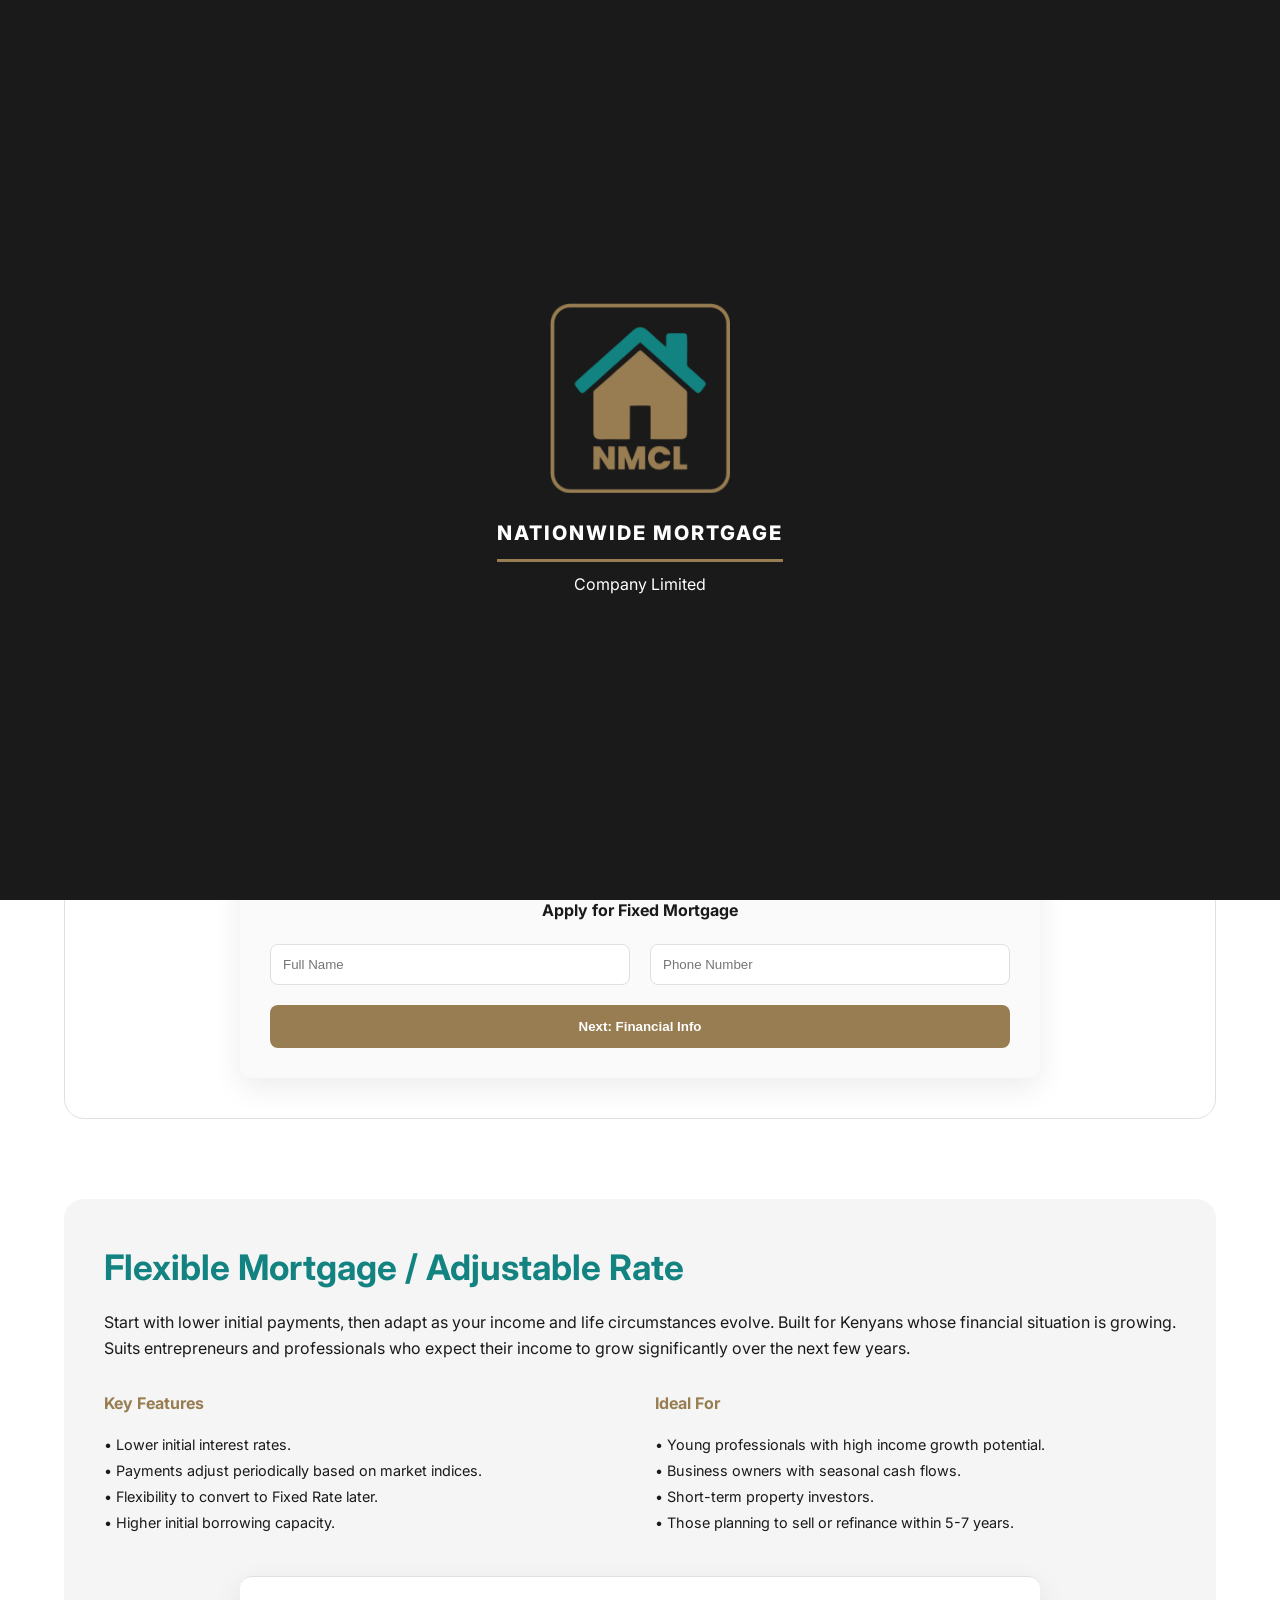
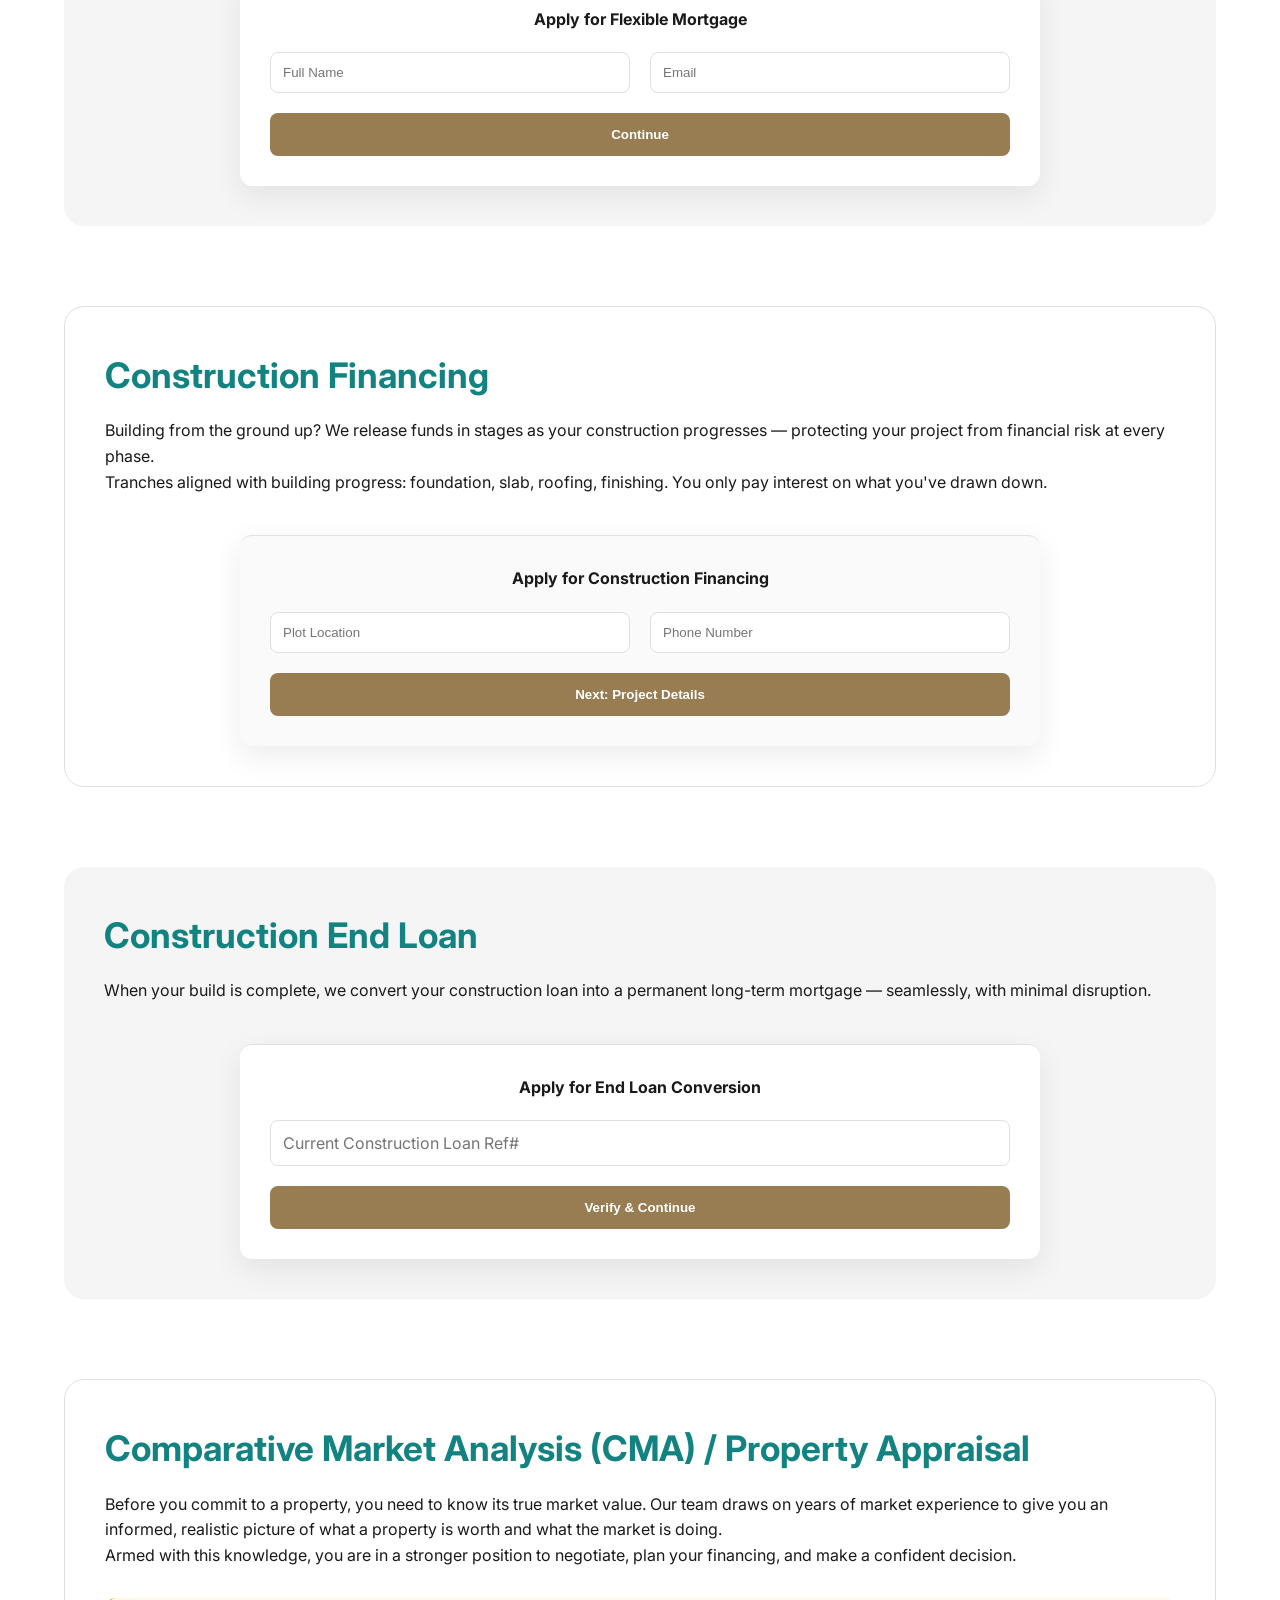
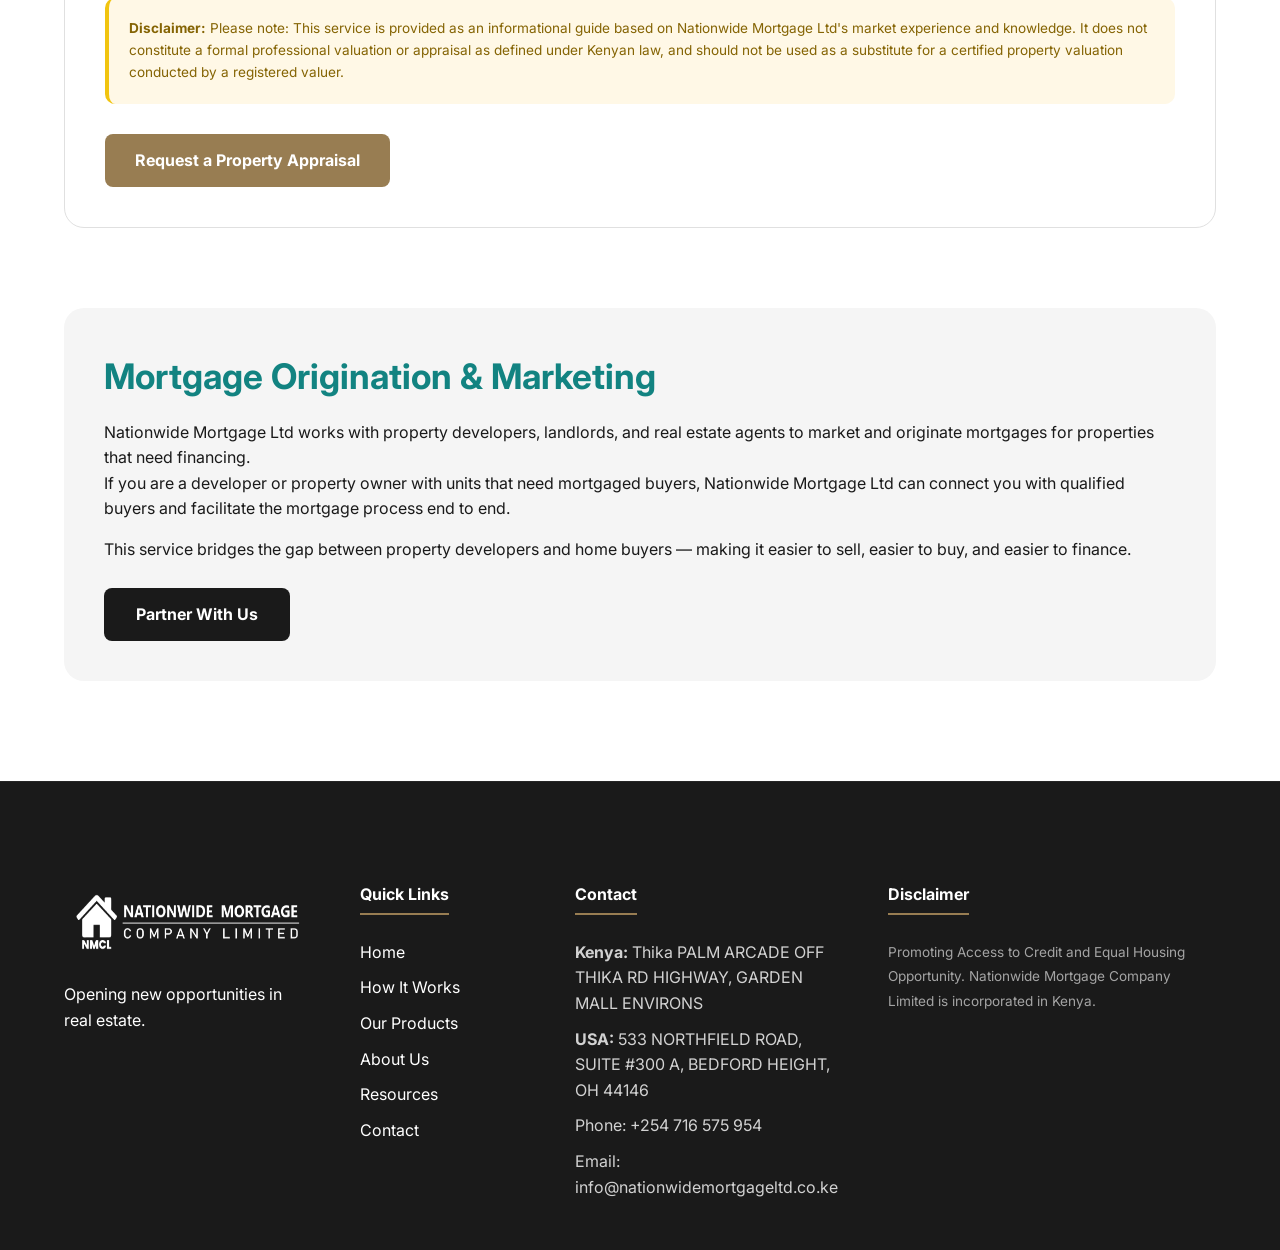
<file: products.html>
<!DOCTYPE html>
<html lang="en">
<head>
  <meta charset="UTF-8" />
  <meta name="viewport" content="width=device-width, initial-scale=1.0" />
  <title>Our Products – NMCL Mortgage Products Kenya</title>
  <meta name="description" content="Explore NMCL's mortgage products: Fixed Mortgage, Flexible ARM, Construction Financing, and Construction End Loan — all built for Kenyans." />
  <link rel="icon" href="assets/Main logo load.png" type="image/png" />
  <link rel="stylesheet" href="css/style.css" />
  <link rel="preconnect" href="https://fonts.googleapis.com">
  <link rel="preconnect" href="https://fonts.gstatic.com" crossorigin>
  <link href="https://fonts.googleapis.com/css2?family=Inter:wght@400;500;600;700;800&family=Poppins:wght@400;500;600;700;800&display=swap" rel="stylesheet">
</head>
<body>

<!-- ░░ PAGE LOADER ░░ -->
<div id="page-loader" role="status" aria-label="Loading">
  <div class="loader-logo-wrap">
    <img src="assets/Main logo load.png" alt="NMCL Logo" class="loader-main-img">
    <div class="loader-name-wrap">
      <div class="loader-company-line">Nationwide Mortgage</div>
      <span class="loader-underline"></span>
      <div class="loader-limited">Company Limited</div>
    </div>
  </div>
</div>

<!-- ░░ NAVIGATION ░░ -->
<nav id="navbar" role="navigation" aria-label="Main navigation">
  <div class="nav-inner">
    <a href="index.html" class="nav-logo" aria-label="NMCL Home">
      <img src="assets/Logo 2.png" alt="NMCL" />
    </a>
    <div class="nav-links">
      <a href="index.html">Home</a>
      <a href="about.html">About Us</a>
      <a href="how-it-works.html">Offering</a>
      <a href="products.html" class="active">FINANCING</a>
      <a href="mls.html">MLS</a>
      <a href="resources.html">Resources</a>
    </div>
    <div class="nav-actions">
      <a href="pre-qualify.html" class="btn-gold nav-cta">Pre-Qualify Now</a>
      <a href="calculator.html" class="btn-teal-outline nav-cta">Calculator</a>
      <a href="contact.html" class="btn-teal nav-cta">Contact Us</a>
    </div>
    <button class="hamburger" id="hamburger" aria-label="Open menu" aria-expanded="false">
      <span></span><span></span><span></span>
    </button>
  </div>
</nav>

<div class="mobile-menu" id="mobile-menu">
  <a href="index.html">Home</a>
  <a href="how-it-works.html">How It Works</a>
  <a href="products.html" class="active">Our Products</a>
  <a href="mls.html">MLS</a>
  <a href="resources.html">Resources</a>
  <a href="about.html">About Us</a>
  <a href="contact.html">Contact</a>
  <div class="mobile-menu-actions">
    <a href="pre-qualify.html" class="btn-gold">Pre-Qualify Now</a>
    <a href="calculator.html" class="btn-teal-outline">Calculator</a>
  </div>
</div>

<main>
  <!-- PAGE HEADER -->
  <section class="hero-sub" style="background:#0d1a1a; color:white; padding: 120px 0 60px;">
    <div class="container text-center">
      <h1 style="font-size: 3rem; margin-bottom: 20px;">FINANCING Built for Kenyans</h1>
      <p style="font-size: 1.2rem; opacity: 0.8; max-width: 700px; margin: 0 auto;">Four clear products, explained in plain language — so you can choose with confidence.</p>
    </div>
  </section>

  <!-- PRODUCTS DETAIL -->
  <section class="section" style="background:var(--white);" id="categories">
    <div class="container">
      <!-- FIXED MORTGAGE -->
      <div class="product-detail reveal" id="fixed" style="margin-bottom: 80px; padding: 40px; background: white; border: 1px solid var(--grey-mid); border-radius: 20px;">
        <h2 style="font-size: 2.2rem; color: var(--teal); margin-bottom: 15px;">Fixed Rate Mortgage</h2>
        <p>Stability you can plan around. Your monthly repayment is fixed for the full term of your mortgage — it never changes, no matter what happens to interest rates in the market.</p>
        <p>This product is especially suited to first-time buyers who want to avoid the complexity of adjustable rates. The security of knowing your payment will never increase is worth a great deal.</p>
        
        <div style="display: grid; grid-template-columns: 1fr 1fr; gap: 30px; margin-top: 30px;">
          <div>
            <h4 style="color: var(--gold); margin-bottom: 15px;">Key Features</h4>
            <ul style="font-size: 0.9rem; line-height: 1.8;">
              <li>• Fixed interest rate for the entire duration.</li>
              <li>• Terms ranging from 5 to 15 years.</li>
              <li>• Up to 80% financing on property value.</li>
              <li>• No penalty for early repayment (selected terms).</li>
            </ul>
          </div>
          <div>
            <h4 style="color: var(--gold); margin-bottom: 15px;">Eligibility</h4>
            <ul style="font-size: 0.9rem; line-height: 1.8;">
              <li>• Kenyan Citizens (Local & Diaspora).</li>
              <li>• Minimum monthly net income of KES 100,000.</li>
              <li>• Clean CRB record.</li>
              <li>• At least 2 years of stable employment or business.</li>
            </ul>
          </div>
        </div>
        
        <div class="form-container kyc-loan-form" style="margin-top: 40px; padding-top: 40px; border-top: 1px solid var(--grey-mid); background: #fafafa; border-radius: 12px; padding: 30px;">
          <h4 style="margin-bottom: 20px; text-align: center;">Apply for Fixed Mortgage</h4>
          <div class="form-step active">
            <div style="display: grid; grid-template-columns: 1fr 1fr; gap: 20px; margin-bottom: 20px;">
              <input type="text" placeholder="Full Name" style="width: 100%; padding: 12px; border: 1.5px solid var(--grey-mid); border-radius: 8px;">
              <input type="tel" placeholder="Phone Number" style="width: 100%; padding: 12px; border: 1.5px solid var(--grey-mid); border-radius: 8px;">
            </div>
            <button type="button" class="btn-gold next-step" style="width: 100%;">Next: Financial Info</button>
          </div>
          <div class="form-step">
            <div style="margin-bottom: 20px;">
              <select style="width: 100%; padding: 12px; border: 1.5px solid var(--grey-mid); border-radius: 8px; margin-bottom: 15px;">
                <option>Employment: Salaried</option>
                <option>Employment: Business</option>
                <option>Employment: Diaspora</option>
              </select>
              <input type="text" placeholder="Approx. Loan Amount (KES)" class="kes-format" style="width: 100%; padding: 12px; border: 1.5px solid var(--grey-mid); border-radius: 8px;">
            </div>
            <div style="display: flex; gap: 10px;">
              <button type="button" class="btn-teal-outline prev-step" style="flex:1;">Back</button>
              <button type="submit" class="btn-gold" style="flex:2;">Submit Application</button>
            </div>
          </div>
        </div>
      </div>

      <!-- FLEXIBLE ARM -->
      <div class="product-detail reveal" id="flexible" style="margin-bottom: 80px; padding: 40px; background: var(--grey-bg); border-radius: 20px;">
        <h2 style="font-size: 2.2rem; color: var(--teal); margin-bottom: 15px;">Flexible Mortgage / Adjustable Rate</h2>
        <p>Start with lower initial payments, then adapt as your income and life circumstances evolve. Built for Kenyans whose financial situation is growing.</p>
        <p>Suits entrepreneurs and professionals who expect their income to grow significantly over the next few years.</p>

        <div style="display: grid; grid-template-columns: 1fr 1fr; gap: 30px; margin-top: 30px;">
          <div>
            <h4 style="color: var(--gold); margin-bottom: 15px;">Key Features</h4>
            <ul style="font-size: 0.9rem; line-height: 1.8;">
              <li>• Lower initial interest rates.</li>
              <li>• Payments adjust periodically based on market indices.</li>
              <li>• Flexibility to convert to Fixed Rate later.</li>
              <li>• Higher initial borrowing capacity.</li>
            </ul>
          </div>
          <div>
            <h4 style="color: var(--gold); margin-bottom: 15px;">Ideal For</h4>
            <ul style="font-size: 0.9rem; line-height: 1.8;">
              <li>• Young professionals with high income growth potential.</li>
              <li>• Business owners with seasonal cash flows.</li>
              <li>• Short-term property investors.</li>
              <li>• Those planning to sell or refinance within 5-7 years.</li>
            </ul>
          </div>
        </div>

        <div class="form-container kyc-loan-form" style="margin-top: 40px; padding-top: 40px; border-top: 1px solid var(--grey-mid); background: #ffffff; border-radius: 12px; padding: 30px;">
          <h4 style="margin-bottom: 20px; text-align: center;">Apply for Flexible Mortgage</h4>
           <div class="form-step active">
            <div style="display: grid; grid-template-columns: 1fr 1fr; gap: 20px; margin-bottom: 20px;">
              <input type="text" placeholder="Full Name" style="width: 100%; padding: 12px; border: 1.5px solid var(--grey-mid); border-radius: 8px;">
              <input type="email" placeholder="Email" style="width: 100%; padding: 12px; border: 1.5px solid var(--grey-mid); border-radius: 8px;">
            </div>
            <button type="button" class="btn-gold next-step" style="width: 100%;">Continue</button>
          </div>
          <div class="form-step">
            <div style="margin-bottom: 20px;">
              <input type="text" placeholder="Current Monthly Income (KES)" class="kes-format" style="width: 100%; padding: 12px; border: 1.5px solid var(--grey-mid); border-radius: 8px; margin-bottom: 15px;">
              <select style="width: 100%; padding: 12px; border: 1.5px solid var(--grey-mid); border-radius: 8px;">
                <option>First Time Borrower? Yes</option>
                <option>First Time Borrower? No</option>
              </select>
            </div>
            <div style="display: flex; gap: 10px;">
              <button type="button" class="btn-teal-outline prev-step" style="flex:1;">Back</button>
              <button type="submit" class="btn-gold" style="flex:2;">Apply for Flexible ARM</button>
            </div>
          </div>
        </div>
      </div>

      <!-- CONSTRUCTION FINANCING -->
      <div class="product-detail reveal" id="construction" style="margin-bottom: 80px; padding: 40px; background: white; border: 1px solid var(--grey-mid); border-radius: 20px;">
        <h2 style="font-size: 2.2rem; color: var(--teal); margin-bottom: 15px;">Construction Financing</h2>
        <p>Building from the ground up? We release funds in stages as your construction progresses — protecting your project from financial risk at every phase.</p>
        <p>Tranches aligned with building progress: foundation, slab, roofing, finishing. You only pay interest on what you've drawn down.</p>

        <div class="form-container kyc-loan-form" style="margin-top: 40px; padding-top: 40px; border-top: 1px solid var(--grey-mid); background: #fafafa; border-radius: 12px; padding: 30px;">
          <h4 style="margin-bottom: 20px; text-align: center;">Apply for Construction Financing</h4>
          <div class="form-step active">
            <div style="display: grid; grid-template-columns: 1fr 1fr; gap: 20px; margin-bottom: 20px;">
              <input type="text" placeholder="Plot Location" style="width: 100%; padding: 12px; border: 1.5px solid var(--grey-mid); border-radius: 8px;">
              <input type="tel" placeholder="Phone Number" style="width: 100%; padding: 12px; border: 1.5px solid var(--grey-mid); border-radius: 8px;">
            </div>
            <button type="button" class="btn-gold next-step" style="width: 100%;">Next: Project Details</button>
          </div>
          <div class="form-step">
            <div style="margin-bottom: 20px;">
              <input type="text" placeholder="Estimated Construction Cost (KES)" class="kes-format" style="width: 100%; padding: 12px; border: 1.5px solid var(--grey-mid); border-radius: 8px; margin-bottom: 15px;">
              <textarea placeholder="Describe your project (e.g. 4 Bedroom Maisonette)" style="width: 100%; padding: 12px; border: 1.5px solid var(--grey-mid); border-radius: 8px;"></textarea>
            </div>
            <div style="display: flex; gap: 10px;">
              <button type="button" class="btn-teal-outline prev-step" style="flex:1;">Back</button>
              <button type="submit" class="btn-gold" style="flex:2;">Submit Project</button>
            </div>
          </div>
        </div>
      </div>

      <!-- END LOAN -->
      <div class="product-detail reveal" id="end-loan" style="margin-bottom: 80px; padding: 40px; background: var(--grey-bg); border-radius: 20px;">
        <h2 style="font-size: 2.2rem; color: var(--teal); margin-bottom: 15px;">Construction End Loan</h2>
        <p>When your build is complete, we convert your construction loan into a permanent long-term mortgage — seamlessly, with minimal disruption.</p>
        
        <div class="form-container kyc-loan-form" style="margin-top: 40px; padding-top: 40px; border-top: 1px solid var(--grey-mid); background: #ffffff; border-radius: 12px; padding: 30px;">
          <h4 style="margin-bottom: 20px; text-align: center;">Apply for End Loan Conversion</h4>
          <div class="form-step active">
            <div class="form-group" style="margin-bottom: 20px;">
              <input type="text" placeholder="Current Construction Loan Ref#" style="width: 100%; padding: 12px; border: 1.5px solid var(--grey-mid); border-radius: 8px;">
            </div>
            <button type="button" class="btn-gold next-step" style="width: 100%;">Verify & Continue</button>
          </div>
          <div class="form-step">
            <div style="margin-bottom: 20px;">
              <p style="font-size: 0.85rem; margin-bottom: 10px;">Is your construction 100% complete?</p>
              <select style="width: 100%; padding: 12px; border: 1.5px solid var(--grey-mid); border-radius: 8px;">
                <option>Yes, ready for occupation</option>
                <option>In final finishing stage</option>
              </select>
            </div>
            <div style="display: flex; gap: 10px;">
              <button type="button" class="btn-teal-outline prev-step" style="flex:1;">Back</button>
              <button type="submit" class="btn-gold" style="flex:2;">Request Conversion</button>
            </div>
          </div>
        </div>
      </div>

      <!-- CMA SERVICE -->
      <div class="product-detail reveal" id="cma" style="margin-bottom: 80px; padding: 40px; background: white; border: 1px solid var(--grey-mid); border-radius: 20px;">
        <h2 style="font-size: 2.2rem; color: var(--teal); margin-bottom: 15px;">Comparative Market Analysis (CMA) / Property Appraisal</h2>
        <p>Before you commit to a property, you need to know its true market value. Our team draws on years of market experience to give you an informed, realistic picture of what a property is worth and what the market is doing.</p>
        <p>Armed with this knowledge, you are in a stronger position to negotiate, plan your financing, and make a confident decision.</p>
        
        <div style="background: #fff8e6; padding: 20px; border-radius: 10px; margin: 30px 0; border-left: 4px solid #f1c40f;">
          <p style="font-size: 0.85rem; line-height: 1.6; color: #856404;">
            <strong>Disclaimer:</strong> Please note: This service is provided as an informational guide based on Nationwide Mortgage Ltd's market experience and knowledge. It does not constitute a formal professional valuation or appraisal as defined under Kenyan law, and should not be used as a substitute for a certified property valuation conducted by a registered valuer.
          </p>
        </div>
        
        <a href="contact.html" class="btn-gold">Request a Property Appraisal</a>
      </div>

      <!-- MORTGAGE ORIGINATION -->
      <div class="product-detail reveal" id="origination" style="padding: 40px; background: var(--grey-bg); border-radius: 20px;">
        <h2 style="font-size: 2.2rem; color: var(--teal); margin-bottom: 15px;">Mortgage Origination & Marketing</h2>
        <p>Nationwide Mortgage Ltd works with property developers, landlords, and real estate agents to market and originate mortgages for properties that need financing.</p>
        <p>If you are a developer or property owner with units that need mortgaged buyers, Nationwide Mortgage Ltd can connect you with qualified buyers and facilitate the mortgage process end to end.</p>
        <p style="margin-top: 15px;">This service bridges the gap between property developers and home buyers — making it easier to sell, easier to buy, and easier to finance.</p>
        
        <a href="contact.html" class="btn-dark" style="margin-top: 25px;">Partner With Us</a>
      </div>
    </div>
  </section>
</main>

<!-- FOOTER -->
<footer class="footer">
  <div class="container">
    <div class="footer-grid">
      <div class="footer-brand">
        <img src="assets/Logo 2.png" alt="NMCL" class="footer-logo">
        <p>Opening new opportunities in real estate.</p>
      </div>
      <div class="footer-links">
        <h4>Quick Links</h4>
        <ul>
          <li><a href="index.html">Home</a></li>
          <li><a href="how-it-works.html">How It Works</a></li>
          <li><a href="products.html" class="active">Our Products</a></li>
          <li><a href="about.html">About Us</a></li>
          <li><a href="resources.html">Resources</a></li>
          <li><a href="contact.html">Contact</a></li>
        </ul>
      </div>
      <div class="footer-contact">
        <h4>Contact</h4>
        <p><strong>Kenya:</strong> Thika PALM ARCADE OFF THIKA RD HIGHWAY, GARDEN MALL ENVIRONS</p>
        <p><strong>USA:</strong> 533 NORTHFIELD ROAD, SUITE #300 A, BEDFORD HEIGHT, OH 44146</p>
        <p>Phone: +254 716 575 954</p>
        <p>Email: info@nationwidemortgageltd.co.ke</p>
      </div>
      <div class="footer-disclaimer">
        <h4>Disclaimer</h4>
        <p>Promoting Access to Credit and Equal Housing Opportunity. Nationwide Mortgage Company Limited is incorporated in Kenya.</p>
      </div>
    </div>
  </div>
</footer>

<script src="js/main.js"></script>
</body>
</html>
</file>
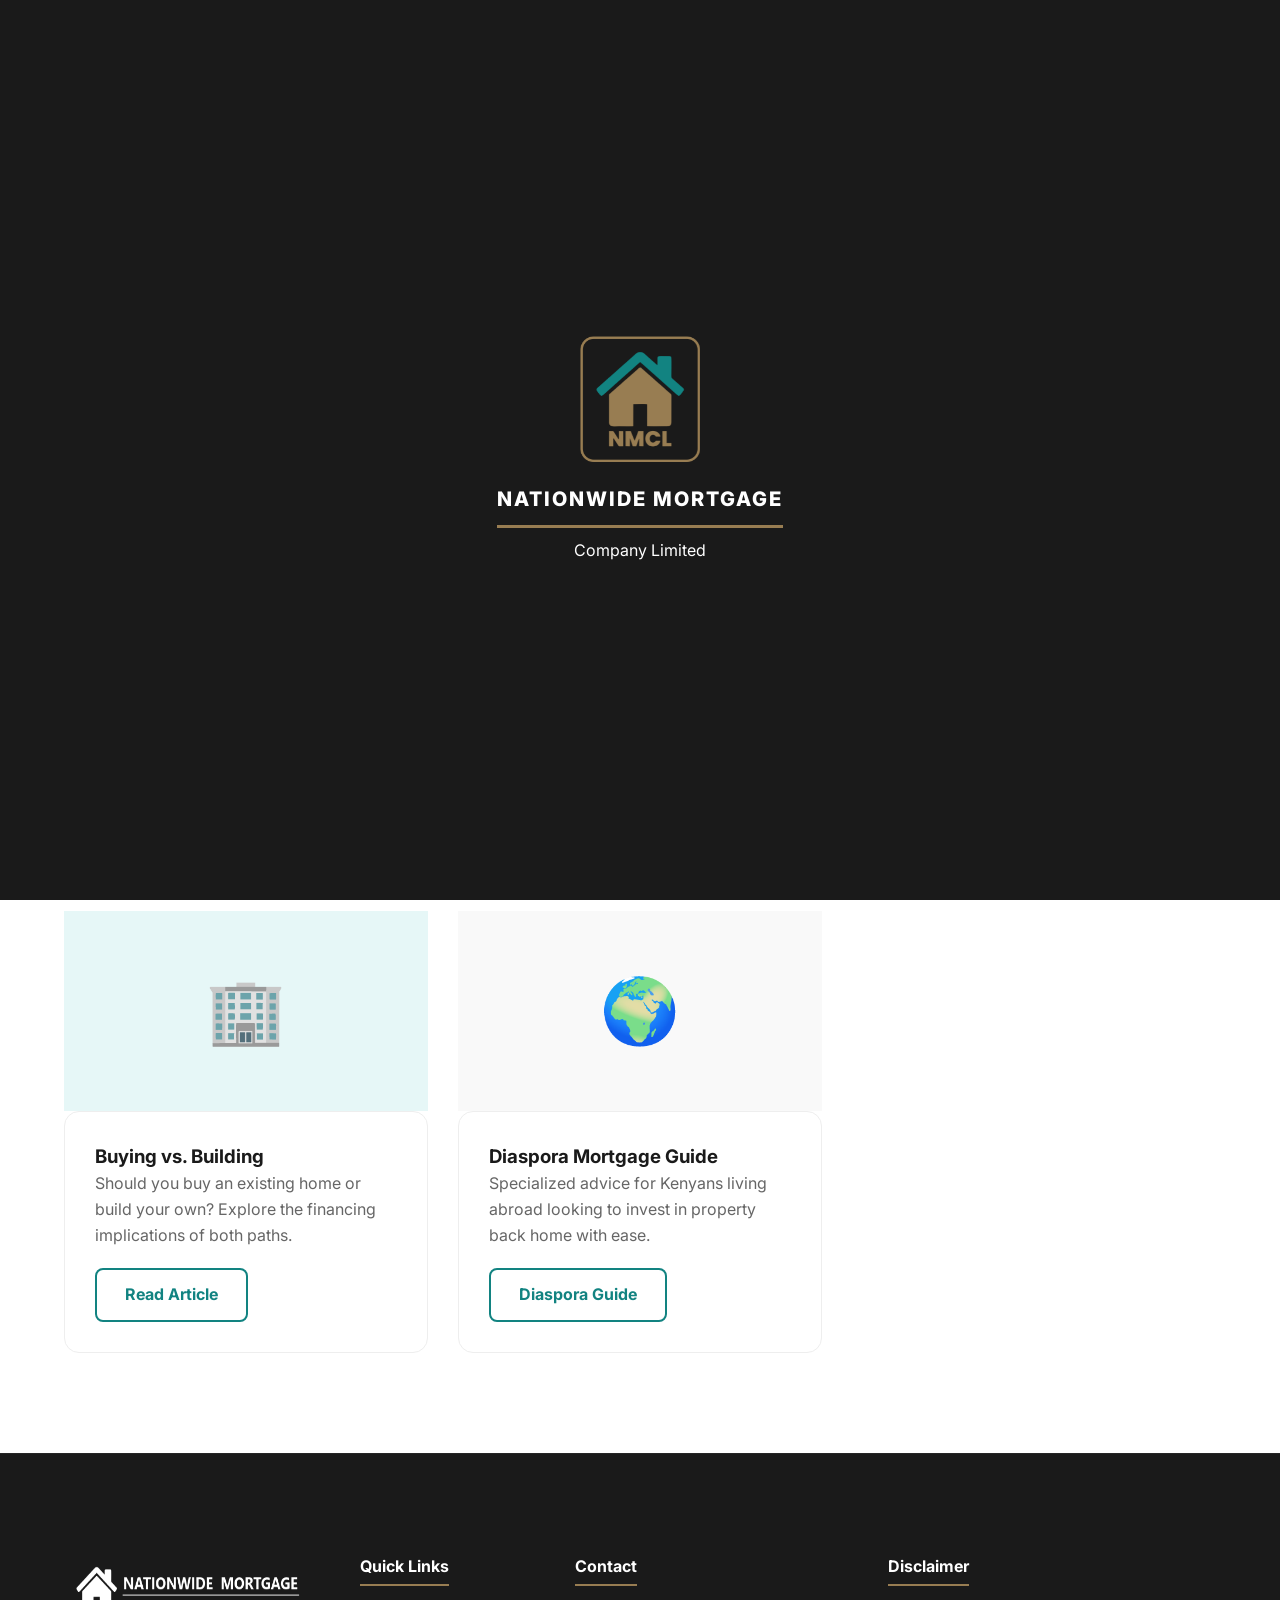
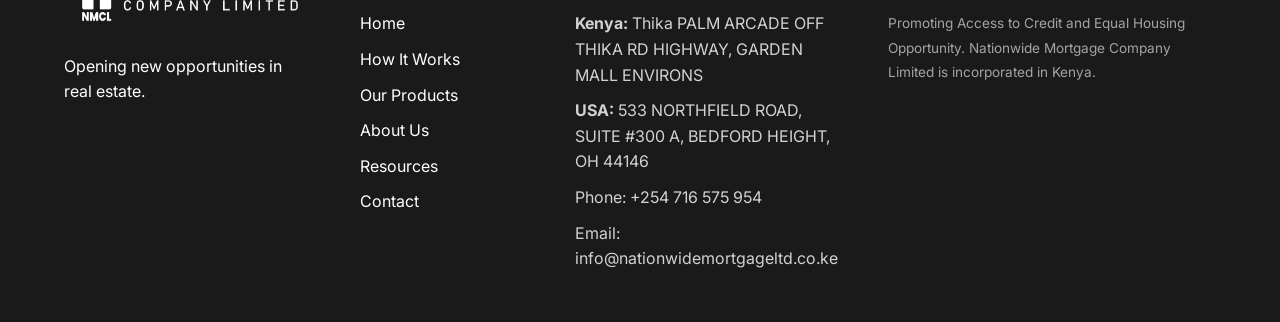
<file: resources.html>
<!DOCTYPE html>
<html lang="en">
<head>
  <meta charset="UTF-8" />
  <meta name="viewport" content="width=device-width, initial-scale=1.0" />
  <title>Resources – Mortgage Education for Kenyans | NMCL</title>
  <meta name="description" content="Learn about mortgages in Kenya. Read NMCL's guides on how mortgages work, fixed vs. flexible rates, qualifying for a home loan, and more — all written for Kenyan first-time buyers." />
  <link rel="icon" href="assets/Main logo load.png" type="image/png" />
  <link rel="stylesheet" href="css/style.css" />
  <link rel="preconnect" href="https://fonts.googleapis.com">
  <link rel="preconnect" href="https://fonts.gstatic.com" crossorigin>
  <link href="https://fonts.googleapis.com/css2?family=Inter:wght@400;500;600;700;800&family=Poppins:wght@400;500;600;700;800&display=swap" rel="stylesheet">
</head>
<body>

<!-- ░░ PAGE LOADER ░░ -->
<div id="page-loader" role="status" aria-label="Loading">
  <div class="loader-logo-wrap">
    <img src="assets/Main logo load.png" alt="NMCL Logo" class="loader-main-img" style="width: 120px; margin-bottom: 20px;">
    <div class="loader-name-wrap">
      <div class="loader-company-line">Nationwide Mortgage</div>
      <span class="loader-underline"></span>
      <div class="loader-limited">Company Limited</div>
    </div>
  </div>
</div>

<!-- ░░ NAVIGATION ░░ -->
<nav id="navbar" role="navigation" aria-label="Main navigation">
  <div class="nav-inner">
    <a href="index.html" class="nav-logo" aria-label="NMCL Home">
      <img src="assets/Logo 2.png" alt="NMCL" />
    </a>
    <div class="nav-links">
      <a href="index.html">Home</a>
      <a href="about.html">About Us</a>
      <a href="how-it-works.html">Offering</a>
      <a href="products.html">FINANCING</a>
      <a href="mls.html">MLS</a>
      <a href="resources.html" class="active">Resources</a>
    </div>
    <div class="nav-actions">
      <a href="pre-qualify.html" class="btn-gold nav-cta">Pre-Qualify Now</a>
      <a href="calculator.html" class="btn-teal-outline nav-cta">Calculator</a>
      <a href="contact.html" class="btn-teal nav-cta">Contact Us</a>
    </div>
    <button class="hamburger" id="hamburger" aria-label="Open menu" aria-expanded="false">
      <span></span><span></span><span></span>
    </button>
  </div>
</nav>

<div class="mobile-menu" id="mobile-menu">
  <a href="index.html">Home</a>
  <a href="how-it-works.html">How It Works</a>
  <a href="products.html">Our Products</a>
  <a href="mls.html">MLS</a>
  <a href="resources.html" class="active">Resources</a>
  <a href="about.html">About Us</a>
  <a href="contact.html">Contact</a>
  <div class="mobile-menu-actions">
    <a href="pre-qualify.html" class="btn-gold">Pre-Qualify Now</a>
    <a href="calculator.html" class="btn-teal-outline">Calculator</a>
  </div>
</div>

<main>
  <!-- PAGE HEADER -->
  <section class="hero-sub" style="background:#0d1a1a; color:white; padding: 120px 0 60px;">
    <div class="container text-center">
      <h1 style="font-size: 3rem; margin-bottom: 20px;">Your Kenya Mortgage Hub</h1>
      <p style="font-size: 1.2rem; opacity: 0.8; max-width: 700px; margin: 0 auto;">Plain-language guides for Kenyans who want to understand mortgages before making any decision.</p>
    </div>
  </section>

  <!-- CONTENT SECTION -->
  <section class="section">
    <div class="container">
      <div class="articles-grid" style="display:grid; grid-template-columns: repeat(auto-fit, minmax(350px, 1fr)); gap:30px;">
        
        <article class="resource-card reveal">
          <div class="resource-card-img" style="background: var(--teal); height: 200px; display: flex; align-items: center; justify-content: center; font-size: 4rem;">🏡</div>
          <div class="resource-card-content" style="padding: 30px; background:white; border:1px solid #eee; border-radius:15px;">
            <h3>Mortgage 101: The Basics</h3>
            <p style="margin-bottom: 20px; color: var(--grey-text);">New to mortgages? Learn how they work in Kenya, from down payments to interest rates and legal fees.</p>
            <a href="#" class="btn-teal-outline">Read Guide</a>
          </div>
        </article>

        <article class="resource-card reveal">
          <div class="resource-card-img" style="background: var(--gold); height: 200px; display: flex; align-items: center; justify-content: center; font-size: 4rem;">⚖️</div>
          <div class="resource-card-content" style="padding: 30px; background:white; border:1px solid #eee; border-radius:15px;">
            <h3>Fixed vs. Flexible Rates</h3>
            <p style="margin-bottom: 20px; color: var(--grey-text);">Which one is right for you? We break down the pros and cons of fixed repayments versus adjustable rates.</p>
            <a href="#" class="btn-teal-outline">Compare Rates</a>
          </div>
        </article>

        <article class="resource-card reveal">
          <div class="resource-card-img" style="background: #1a1a1a; height: 200px; display: flex; align-items: center; justify-content: center; font-size: 4rem;">📑</div>
          <div class="resource-card-content" style="padding: 30px; background:white; border:1px solid #eee; border-radius:15px;">
            <h3>Required Documents</h3>
            <p style="margin-bottom: 20px; color: var(--grey-text);">A complete checklist of everything you need to have ready for a successful mortgage application in Kenya.</p>
            <a href="#" class="btn-teal-outline">View Checklist</a>
          </div>
        </article>

        <article class="resource-card reveal">
          <div class="resource-card-img" style="background: #e6f7f7; height: 200px; display: flex; align-items: center; justify-content: center; font-size: 4rem;">🏢</div>
          <div class="resource-card-content" style="padding: 30px; background:white; border:1px solid #eee; border-radius:15px;">
            <h3>Buying vs. Building</h3>
            <p style="margin-bottom: 20px; color: var(--grey-text);">Should you buy an existing home or build your own? Explore the financing implications of both paths.</p>
            <a href="#" class="btn-teal-outline">Read Article</a>
          </div>
        </article>

        <article class="resource-card reveal">
          <div class="resource-card-img" style="background: #f9f9f9; height: 200px; display: flex; align-items: center; justify-content: center; font-size: 4rem;">🌍</div>
          <div class="resource-card-content" style="padding: 30px; background:white; border:1px solid #eee; border-radius:15px;">
            <h3>Diaspora Mortgage Guide</h3>
            <p style="margin-bottom: 20px; color: var(--grey-text);">Specialized advice for Kenyans living abroad looking to invest in property back home with ease.</p>
            <a href="#" class="btn-teal-outline">Diaspora Guide</a>
          </div>
        </article>

      </div>
    </div>
  </section>
</main>

<!-- FOOTER -->
<footer class="footer">
  <div class="container">
    <div class="footer-grid">
      <div class="footer-brand">
        <img src="assets/Logo 2.png" alt="NMCL" class="footer-logo">
        <p>Opening new opportunities in real estate.</p>
      </div>
      <div class="footer-links">
        <h4>Quick Links</h4>
        <ul>
          <li><a href="index.html">Home</a></li>
          <li><a href="how-it-works.html">How It Works</a></li>
          <li><a href="products.html">Our Products</a></li>
          <li><a href="about.html">About Us</a></li>
          <li><a href="resources.html" class="active">Resources</a></li>
          <li><a href="contact.html">Contact</a></li>
        </ul>
      </div>
      <div class="footer-contact">
        <h4>Contact</h4>
        <p><strong>Kenya:</strong> Thika PALM ARCADE OFF THIKA RD HIGHWAY, GARDEN MALL ENVIRONS</p>
        <p><strong>USA:</strong> 533 NORTHFIELD ROAD, SUITE #300 A, BEDFORD HEIGHT, OH 44146</p>
        <p>Phone: +254 716 575 954</p>
        <p>Email: info@nationwidemortgageltd.co.ke</p>
      </div>
      <div class="footer-disclaimer">
        <h4>Disclaimer</h4>
        <p>Promoting Access to Credit and Equal Housing Opportunity. Nationwide Mortgage Company Limited is incorporated in Kenya.</p>
      </div>
    </div>
  </div>
</footer>

<script src="js/main.js"></script>
</body>
</html>
</file>
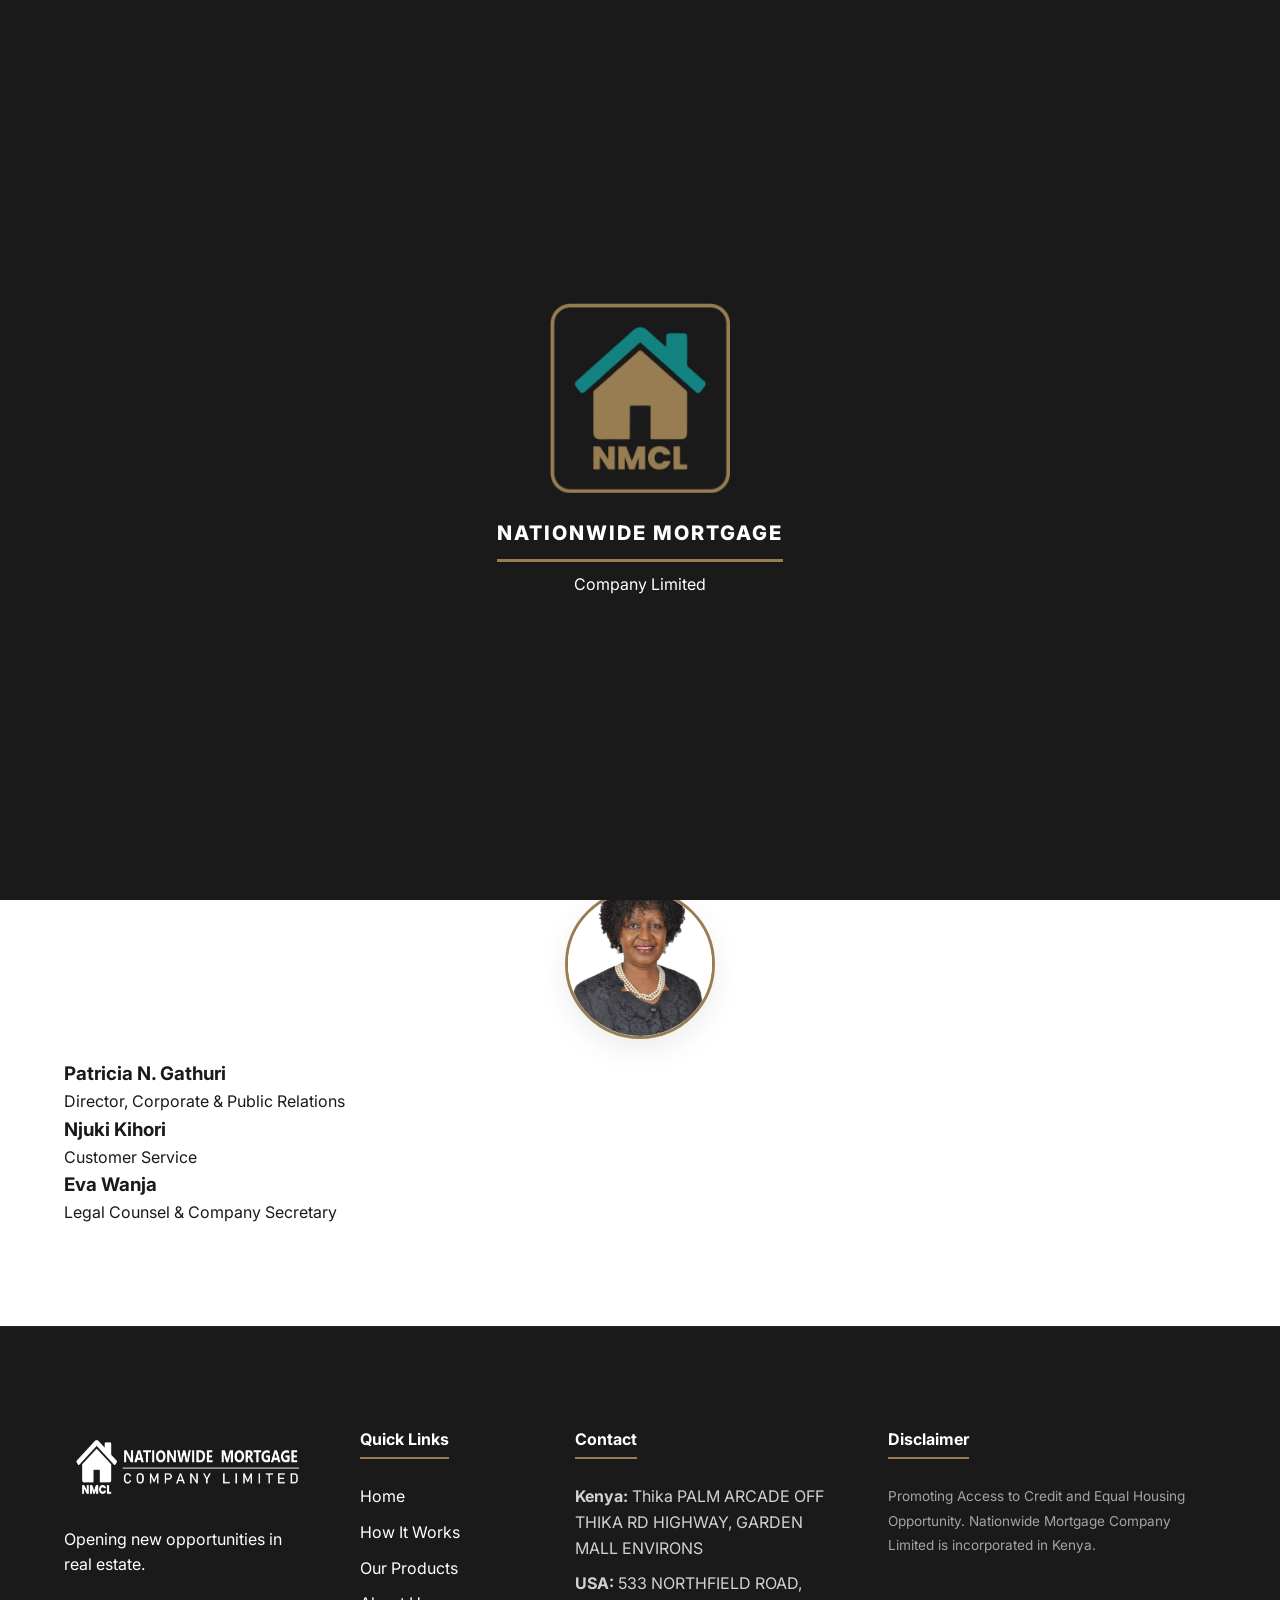
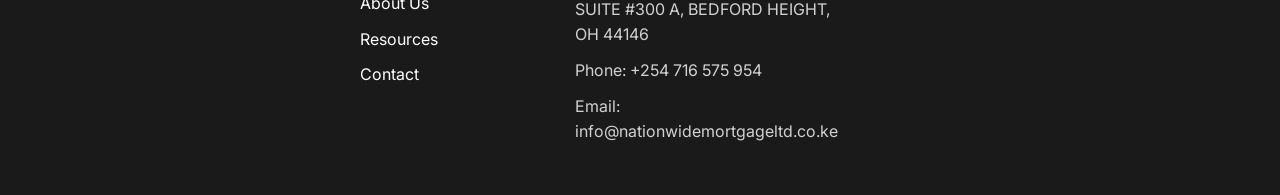
<file: team.html>
<!DOCTYPE html>
<html lang="en">
<head>
  <meta charset="UTF-8" />
  <meta name="viewport" content="width=device-width, initial-scale=1.0" />
  <title>Our Team – NMCL | Nationwide Mortgage Company Limited</title>
  <meta name="description" content="Meet the leadership team and advisory board behind Nationwide Mortgage Company Limited — experienced, committed, and Kenyan." />
  <link rel="icon" href="assets/Main logo load.png" type="image/png" />
  <link rel="stylesheet" href="css/style.css" />
  <link rel="preconnect" href="https://fonts.googleapis.com">
  <link rel="preconnect" href="https://fonts.gstatic.com" crossorigin>
  <link href="https://fonts.googleapis.com/css2?family=Inter:wght@400;500;600;700;800&family=Poppins:wght@400;500;600;700;800&display=swap" rel="stylesheet">
</head>
<body>

<!-- ░░ PAGE LOADER ░░ -->
<div id="page-loader" role="status" aria-label="Loading">
  <div class="loader-logo-wrap">
    <img src="assets/Main logo load.png" alt="NMCL Logo" class="loader-main-img">
    <div class="loader-name-wrap">
      <div class="loader-company-line">Nationwide Mortgage</div>
      <span class="loader-underline"></span>
      <div class="loader-limited">Company Limited</div>
    </div>
  </div>
</div>

<!-- ░░ NAVIGATION ░░ -->
<nav id="navbar" role="navigation" aria-label="Main navigation">
  <div class="nav-inner">
    <a href="index.html" class="nav-logo" aria-label="NMCL Home">
      <img src="assets/Logo 2.png" alt="NMCL" />
    </a>
    <div class="nav-links">
      <a href="index.html">Home</a>
      <a href="about.html">About Us</a>
      <a href="how-it-works.html">Offering</a>
      <a href="products.html">FINANCING</a>
    </div>
    <div class="nav-actions">
      <a href="pre-qualify.html" class="btn-gold nav-cta">Pre-Qualify Now</a>
      <a href="calculator.html" class="btn-teal-outline nav-cta">Calculator</a>
      <a href="contact.html" class="btn-teal nav-cta">Contact Us</a>
    </div>
    <button class="hamburger" id="hamburger" aria-label="Open menu" aria-expanded="false">
      <span></span><span></span><span></span>
    </button>
  </div>
</nav>

<div class="mobile-menu" id="mobile-menu">
  <a href="index.html">Home</a>
  <a href="how-it-works.html">How It Works</a>
  <a href="products.html">Our Products</a>
  <a href="mls.html">MLS</a>
  <a href="resources.html">Resources</a>
  <a href="about.html">About Us</a>
  <a href="contact.html">Contact</a>
  <div class="mobile-menu-actions">
    <a href="pre-qualify.html" class="btn-gold">Pre-Qualify Now</a>
    <a href="calculator.html" class="btn-teal-outline">Calculator</a>
  </div>
</div>

<main>
  <!-- PAGE HEADER -->
  <section class="hero-sub" style="background:#0d1a1a; color:white; padding: 120px 0 60px;">
    <div class="container text-center">
      <h1 style="font-size: 3rem; margin-bottom: 20px;">Meet the NMCL Team</h1>
      <p style="font-size: 1.2rem; opacity: 0.8; max-width: 700px; margin: 0 auto;">Experienced. Committed. Kenyan. — The people dedicated to opening doors for every Kenyan.</p>
    </div>
  </section>

  <!-- CONTENT SECTION -->
  <section class="section">
    <div class="container">
      <div class="team-grid">
        <!-- Team members here -->
        <div class="team-card reveal">
          <div class="member-image-large">
            <img src="assets/Prof-Noah-Midamba.jpg" alt="Prof. Noah Midamba">
          </div>
          <h3>Prof. Noah Midamba</h3>
          <p>Acting Chair</p>
        </div>
        <div class="team-card reveal">
          <div class="member-image-large">
            <img src="assets/Peter Wairegi.jpg" alt="Peter K. Wairegi">
          </div>
          <h3>Peter K. Wairegi</h3>
          <p>Managing Director & CEO</p>
        </div>
        <div class="team-card reveal">
          <div class="member-image-large">
            <img src="assets/Patricia.jpg" alt="Patricia N. Gathuri">
          </div>
          <h3>Patricia N. Gathuri</h3>
          <p>Director, Corporate & Public Relations</p>
        </div>
        <div class="team-card reveal">
          <h3>Njuki Kihori</h3>
          <p>Customer Service</p>
        </div>
        <div class="team-card reveal">
          <h3>Eva Wanja</h3>
          <p>Legal Counsel & Company Secretary</p>
        </div>
        <!-- ... -->
      </div>
    </div>
  </section>
</main>

<!-- FOOTER -->
<footer class="footer">
  <div class="container">
    <div class="footer-grid">
      <div class="footer-brand">
        <img src="assets/Logo 2.png" alt="NMCL" class="footer-logo">
        <p>Opening new opportunities in real estate.</p>
      </div>
      <div class="footer-links">
        <h4>Quick Links</h4>
        <ul>
          <li><a href="index.html">Home</a></li>
          <li><a href="how-it-works.html">How It Works</a></li>
          <li><a href="products.html">Our Products</a></li>
          <li><a href="about.html">About Us</a></li>
          <li><a href="resources.html">Resources</a></li>
          <li><a href="contact.html">Contact</a></li>
        </ul>
      </div>
      <div class="footer-contact">
        <h4>Contact</h4>
        <p><strong>Kenya:</strong> Thika PALM ARCADE OFF THIKA RD HIGHWAY, GARDEN MALL ENVIRONS</p>
        <p><strong>USA:</strong> 533 NORTHFIELD ROAD, SUITE #300 A, BEDFORD HEIGHT, OH 44146</p>
        <p>Phone: +254 716 575 954</p>
        <p>Email: info@nationwidemortgageltd.co.ke</p>
      </div>
      <div class="footer-disclaimer">
        <h4>Disclaimer</h4>
        <p>Promoting Access to Credit and Equal Housing Opportunity. Nationwide Mortgage Company Limited is incorporated in Kenya.</p>
      </div>
    </div>
  </div>
</footer>

<script src="js/main.js"></script>
</body>
</html>
</file>
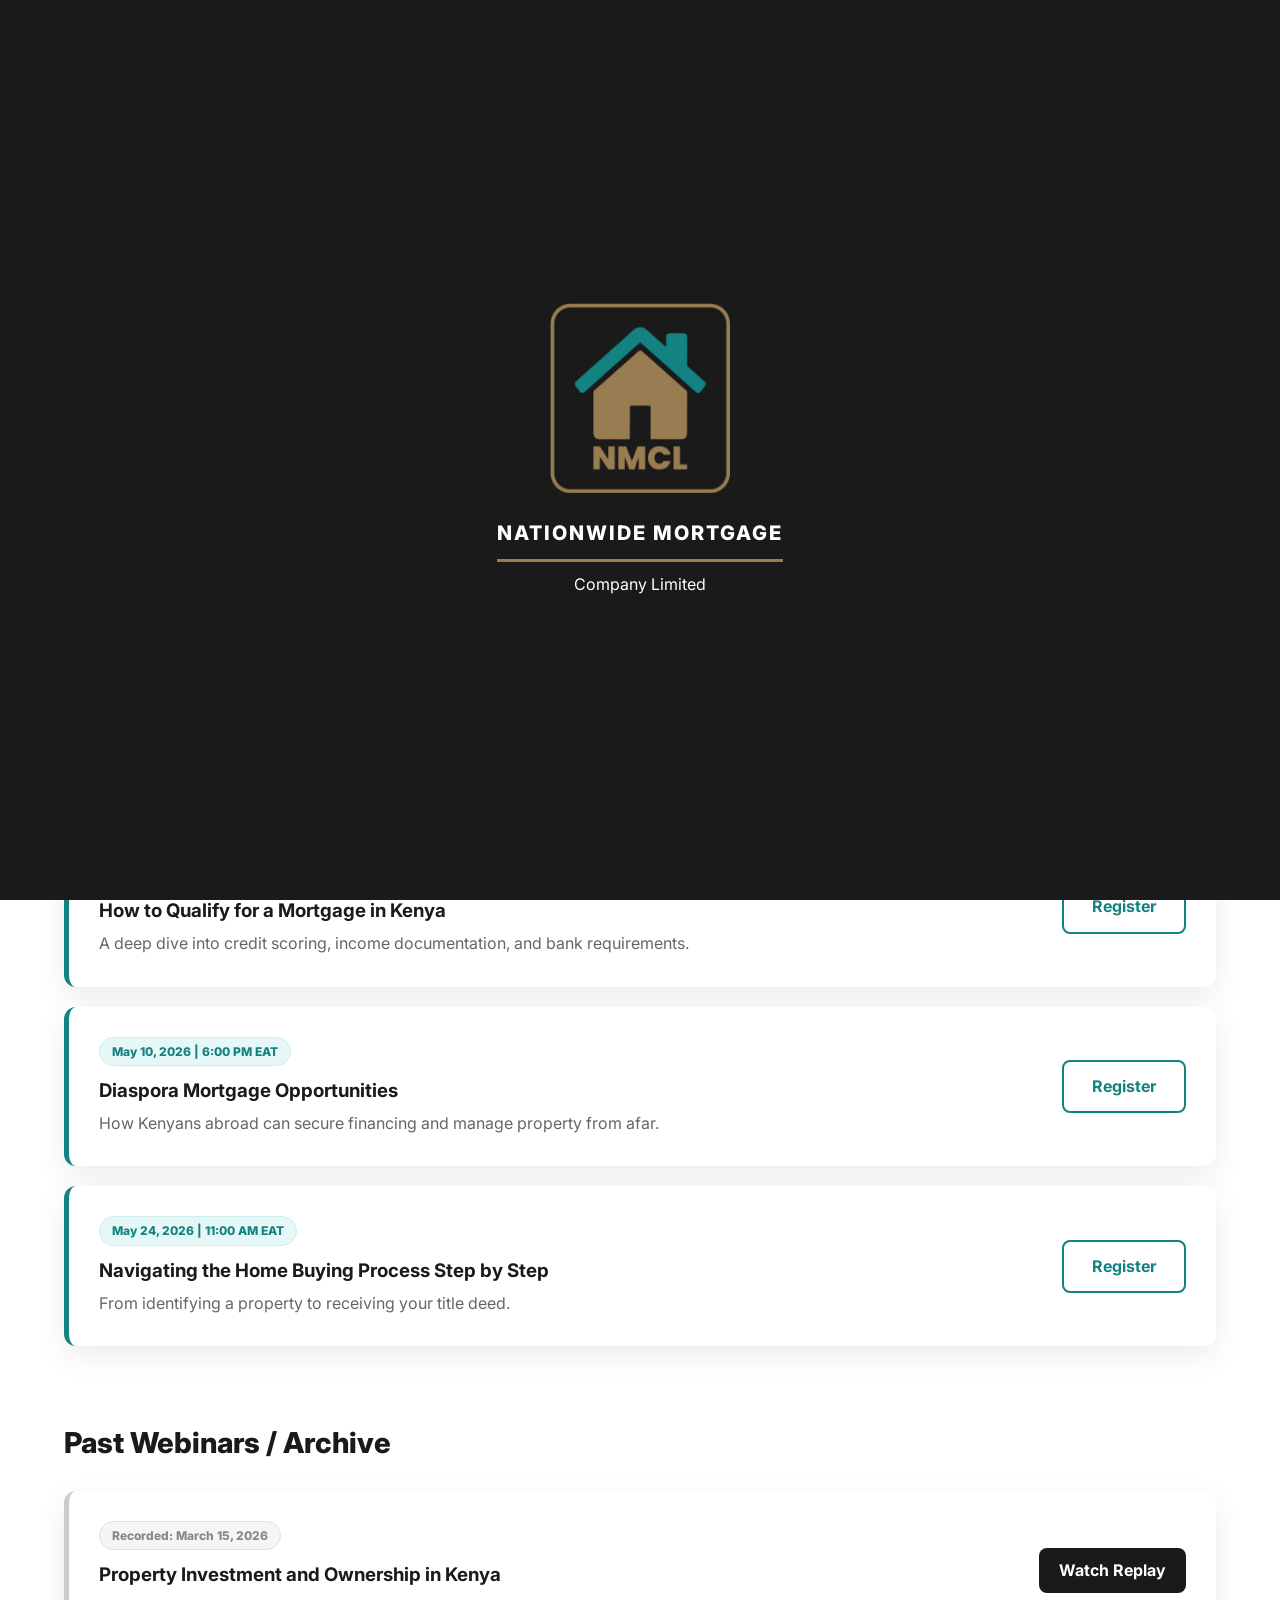
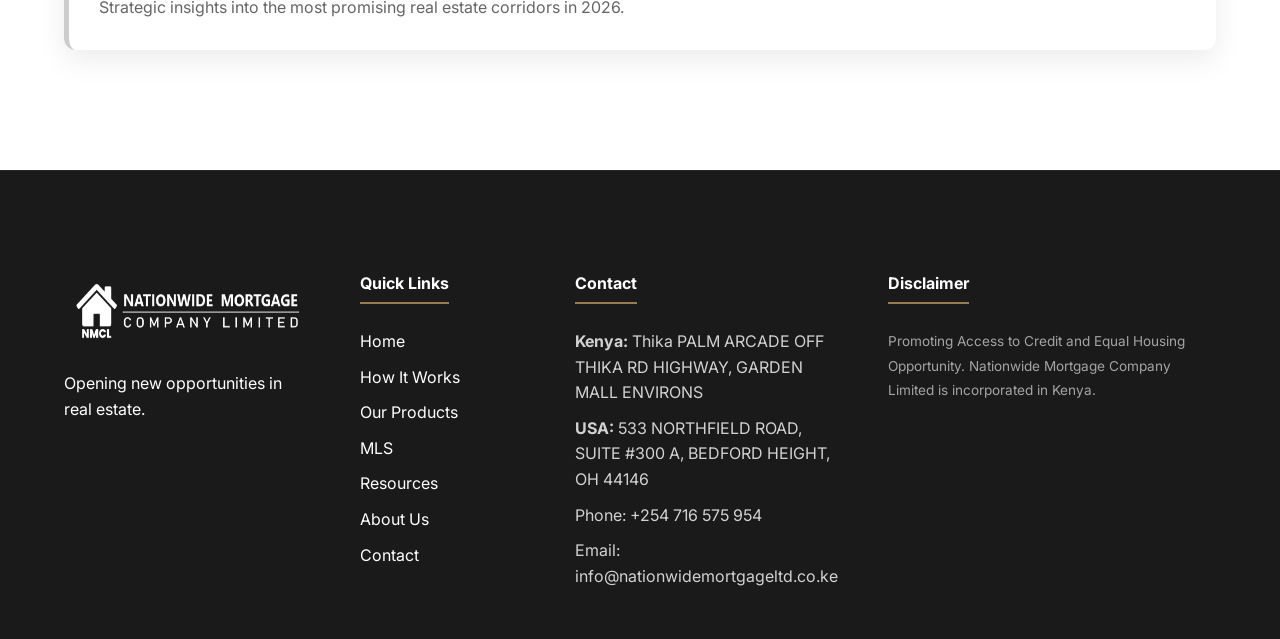
<file: webinars.html>
<!DOCTYPE html>
<html lang="en">
<head>
  <meta charset="UTF-8" />
  <meta name="viewport" content="width=device-width, initial-scale=1.0" />
  <title>Mortgage Webinars | Live & Recorded Sessions for Home Buyers | NMCL</title>
  <meta name="description" content="Join our live webinars or watch recorded sessions to learn about mortgage qualification, property investment, and the home buying process in Kenya." />
  <link rel="icon" href="assets/Main logo load.png" type="image/png" />
  <link rel="stylesheet" href="css/style.css" />
  <link rel="preconnect" href="https://fonts.googleapis.com">
  <link rel="preconnect" href="https://fonts.gstatic.com" crossorigin>
  <link href="https://fonts.googleapis.com/css2?family=Inter:wght@400;500;600;700;800&family=Poppins:wght@400;500;600;700;800&display=swap" rel="stylesheet">
</head>
<body>

<div id="page-loader" role="status" aria-label="Loading">
  <div class="loader-logo-wrap">
    <img src="assets/Main logo load.png" alt="NMCL Logo" class="loader-main-img">
    <div class="loader-name-wrap"><div class="loader-company-line">Nationwide Mortgage</div><span class="loader-underline"></span><div class="loader-limited">Company Limited</div></div>
  </div>
</div>

<nav id="navbar">
  <div class="nav-inner">
    <a href="index.html" class="nav-logo"><img src="assets/Logo 2.png" alt="NMCL" /></a>
    <div class="nav-links">
      <a href="index.html">Home</a>
      <a href="about.html">About Us</a>
      <a href="how-it-works.html">Offering</a>
      <a href="products.html">FINANCING</a>
    </div>
    <div class="nav-actions">
      <a href="pre-qualify.html" class="btn-gold nav-cta">Pre-Qualify Now</a>
      <a href="calculator.html" class="btn-teal-outline nav-cta">Calculator</a>
      <a href="contact.html" class="btn-teal nav-cta">Contact Us</a>
    </div>
  </div>
</nav>

<main>
  <section class="hero-sub" style="background:var(--teal); color:white; padding: 140px 0 60px; text-align:center;">
    <div class="container reveal">
      <h1 style="font-size: 3rem; margin-bottom: 20px;">Mortgage Webinars</h1>
      <p style="font-size: 1.2rem; opacity: 0.9; max-width: 700px; margin: 0 auto;">Expert knowledge delivered directly to your screen. Join our community of informed buyers.</p>
    </div>
  </section>

  <section class="section">
    <div class="container">
      
      <!-- LIVE WEBINARS -->
      <div style="margin-bottom: 80px;">
        <h2 class="section-title" style="margin-bottom:30px; font-size:1.8rem;">Live / Ongoing Webinars</h2>
        <div class="webinar-card reveal">
          <div class="webinar-info">
            <span class="webinar-status status-live">● LIVE NOW</span>
            <h3>Understanding Mortgage Financing for First-Time Buyers</h3>
            <p style="color:var(--grey-text); margin-top:5px;">Host: Peter K. Wairegi (CEO)</p>
          </div>
          <a href="#" class="btn-gold">Join Now</a>
        </div>
      </div>

      <!-- UPCOMING WEBINARS -->
      <div style="margin-bottom: 80px;">
        <h2 class="section-title" style="margin-bottom:30px; font-size:1.8rem;">Upcoming Webinars</h2>
        
        <div class="webinar-card reveal">
          <div class="webinar-info">
            <span class="webinar-status status-upcoming">April 25, 2026 | 10:00 AM EAT</span>
            <h3>How to Qualify for a Mortgage in Kenya</h3>
            <p style="color:var(--grey-text); margin-top:5px;">A deep dive into credit scoring, income documentation, and bank requirements.</p>
          </div>
          <a href="#" class="btn-teal-outline">Register</a>
        </div>

        <div class="webinar-card reveal">
          <div class="webinar-info">
            <span class="webinar-status status-upcoming">May 10, 2026 | 6:00 PM EAT</span>
            <h3>Diaspora Mortgage Opportunities</h3>
            <p style="color:var(--grey-text); margin-top:5px;">How Kenyans abroad can secure financing and manage property from afar.</p>
          </div>
          <a href="#" class="btn-teal-outline">Register</a>
        </div>

        <div class="webinar-card reveal">
          <div class="webinar-info">
            <span class="webinar-status status-upcoming">May 24, 2026 | 11:00 AM EAT</span>
            <h3>Navigating the Home Buying Process Step by Step</h3>
            <p style="color:var(--grey-text); margin-top:5px;">From identifying a property to receiving your title deed.</p>
          </div>
          <a href="#" class="btn-teal-outline">Register</a>
        </div>
      </div>

      <!-- PAST WEBINARS -->
      <div>
        <h2 class="section-title" style="margin-bottom:30px; font-size:1.8rem;">Past Webinars / Archive</h2>
        
        <div class="webinar-card reveal" style="border-color:#ccc;">
          <div class="webinar-info">
            <span class="webinar-status status-past">Recorded: March 15, 2026</span>
            <h3>Property Investment and Ownership in Kenya</h3>
            <p style="color:var(--grey-text); margin-top:5px;">Strategic insights into the most promising real estate corridors in 2026.</p>
          </div>
          <a href="#" class="btn-dark" style="padding: 10px 20px;">Watch Replay</a>
        </div>

      </div>

    </div>
  </section>
</main>

<footer class="footer">
  <div class="container">
    <div class="footer-grid">
      <div class="footer-brand">
        <img src="assets/Logo 2.png" alt="NMCL" class="footer-logo">
        <p>Opening new opportunities in real estate.</p>
      </div>
      <div class="footer-links">
        <h4>Quick Links</h4>
        <ul>
          <li><a href="index.html">Home</a></li>
          <li><a href="how-it-works.html">How It Works</a></li>
          <li><a href="products.html">Our Products</a></li>
          <li><a href="mls.html">MLS</a></li>
          <li><a href="resources.html">Resources</a></li>
          <li><a href="about.html">About Us</a></li>
          <li><a href="contact.html">Contact</a></li>
        </ul>
      </div>
      <div class="footer-contact">
        <h4>Contact</h4>
        <p><strong>Kenya:</strong> Thika PALM ARCADE OFF THIKA RD HIGHWAY, GARDEN MALL ENVIRONS</p>
        <p><strong>USA:</strong> 533 NORTHFIELD ROAD, SUITE #300 A, BEDFORD HEIGHT, OH 44146</p>
        <p>Phone: +254 716 575 954</p>
        <p>Email: info@nationwidemortgageltd.co.ke</p>
      </div>
      <div class="footer-disclaimer">
        <h4>Disclaimer</h4>
        <p>Promoting Access to Credit and Equal Housing Opportunity. Nationwide Mortgage Company Limited is incorporated in Kenya.</p>
      </div>
    </div>
  </div>
</footer>

<script src="js/main.js"></script>
</body>
</html>
</file>
<file: css/style.css>
/* ========================================
   NMCL – Nationwide Mortgage Company Limited
   Modern Premium Stylesheet (Levix Inspired)
   ======================================== */

/* ── CSS Variables ── */
:root {
  --gold:        #987D52;
  --gold-light:  #b8995e;
  --teal:        #128381;
  --teal-light:  #1a9e9c;
  --teal-dark:   #0d6160;
  --dark:        #1A1A1A;
  --grey-bg:     #F5F5F5;
  --grey-mid:    #E0E0E0;
  --grey-text:   #666666;
  --white:       #FFFFFF;
  --font-main:   'Inter', 'Poppins', sans-serif;
  --radius:      12px;
  --radius-sm:   8px;
  --shadow:      0 10px 30px rgba(0,0,0,0.08);
  --transition:  all 0.3s cubic-bezier(.4,0,.2,1);
}

/* ── Reset ── */
*, *::before, *::after { box-sizing: border-box; margin: 0; padding: 0; }
html { scroll-behavior: smooth; }
body {
  font-family: var(--font-main);
  color: var(--dark);
  background: var(--white);
  line-height: 1.6;
  overflow-x: hidden;
}
img { max-width: 100%; height: auto; display: block; }
a { text-decoration: none; color: inherit; transition: var(--transition); }
ul { list-style: none; }
button { cursor: pointer; border: none; outline: none; }

/* ── Utilities ── */
.container { max-width: 1200px; margin: 0 auto; padding: 0 24px; }
.section { padding: 100px 0; }
.text-center { text-align: center; }
.reveal { opacity: 0; transform: translateY(30px); transition: 0.8s ease-out; }
.reveal.visible { opacity: 1; transform: translateY(0); }

/* ── Buttons ── */
.btn-gold {
  background: var(--gold);
  color: var(--white);
  padding: 14px 30px;
  border-radius: var(--radius-sm);
  font-weight: 700;
  display: inline-block;
}
.btn-gold:hover { background: var(--gold-light); transform: translateY(-3px); box-shadow: 0 10px 20px rgba(152,125,82,0.3); }

.btn-teal-outline {
  border: 2px solid var(--teal);
  color: var(--teal);
  padding: 12px 28px;
  border-radius: var(--radius-sm);
  font-weight: 700;
  display: inline-block;
}
.btn-teal-outline:hover { background: var(--teal); color: var(--white); transform: translateY(-3px); }
.btn-teal-outline.white { border-color: rgba(255,255,255,0.4); color: white; }
.btn-teal-outline.white:hover { border-color: var(--teal); background: var(--teal); }

.btn-dark {
  background: var(--dark);
  color: var(--white);
  padding: 14px 32px;
  border-radius: var(--radius-sm);
  font-weight: 700;
  display: inline-block;
}
.btn-dark:hover { background: #333; transform: translateY(-3px); }

/* ── PAGE LOADER ── */
#page-loader {
  position: fixed;
  inset: 0;
  background: var(--dark);
  display: flex;
  flex-direction: column;
  align-items: center;
  justify-content: center;
  z-index: 9999;
  transition: opacity 0.8s ease, visibility 0.8s ease;
}
#page-loader.fade-out { opacity: 0; visibility: hidden; }

.loader-logo-wrap {
  display: flex;
  flex-direction: column;
  align-items: center;
  justify-content: center;
  text-align: center;
}
.loader-main-img {
  animation: logoReveal 1.5s ease-out forwards;
  display: block;
  margin: 0 auto 24px;
  width: 180px;
}
@keyframes logoReveal {
  from { opacity: 0; transform: scale(0.9); }
  to { opacity: 1; transform: scale(1); }
}

.loader-name-wrap { color: white; overflow: hidden; margin: 0 auto; }
.loader-company-line { font-size: 1.25rem; font-weight: 800; letter-spacing: 2px; text-transform: uppercase; }
.loader-underline { display: block; height: 3px; background: var(--gold); width: 0; margin: 10px auto; animation: underline 1s ease 1.2s forwards; }
@keyframes underline { to { width: 100%; } }

/* ── NAVIGATION ── */
#navbar {
  position: fixed;
  top: 0; width: 100%;
  background: var(--white);
  padding: 15px 0;
  z-index: 1000;
  box-shadow: 0 2px 15px rgba(0,0,0,0.05);
  transition: var(--transition);
}
#navbar.scrolled {
  padding: 10px 0;
  background: rgba(255,255,255,0.98);
  backdrop-filter: blur(15px);
}
.nav-inner { display: flex; align-items: center; max-width: 100%; padding: 0 40px; margin: 0 auto; }
.nav-logo { margin-right: 80px; }
.nav-logo img { height: 100px; }
.nav-links { display: flex; gap: 30px; }
.nav-links a { font-weight: 600; color: var(--dark); font-size: 0.95rem; }
.nav-links a:hover, .nav-links a.active { color: var(--teal); }
.nav-actions { display: flex; gap: 15px; margin-left: auto; }

/* ── HAMBURGER ── */
.hamburger {
  display: none;
  flex-direction: column;
  justify-content: space-between;
  width: 30px;
  height: 21px;
  background: transparent;
  cursor: pointer;
  z-index: 1100;
}
.hamburger span {
  display: block;
  width: 100%;
  height: 3px;
  background: var(--dark);
  border-radius: 10px;
  transition: var(--transition);
}

/* ── MOBILE MENU ── */
.mobile-menu {
  position: fixed;
  top: 0; right: -100%;
  width: 80%; height: 100vh;
  background: var(--white);
  padding: 100px 40px;
  display: flex;
  flex-direction: column;
  gap: 20px;
  box-shadow: -10px 0 30px rgba(0,0,0,0.1);
  transition: var(--transition);
  z-index: 1050;
}
.mobile-menu.active { right: 0; }
.mobile-menu a { font-size: 1.2rem; font-weight: 700; color: var(--dark); }
.mobile-menu-actions { margin-top: 30px; display: flex; flex-direction: column; gap: 15px; }

/* ── HERO ── */
.hero {
  height: 100vh;
  display: flex;
  align-items: center;
  position: relative;
  background: #0d1a1a;
  color: white;
}
.hero-overlay {
  position: absolute;
  inset: 0;
  background: linear-gradient(rgba(0,0,0,0.5), rgba(0,0,0,0.5)), url('../assets/hero-trust.png') center/cover no-repeat;
}
.hero-content { position: relative; z-index: 2; text-align: center; }
.hero h1 { font-size: clamp(2.5rem, 6vw, 4.5rem); font-weight: 800; line-height: 1.1; margin-bottom: 25px; }
.hero h1 .accent { color: var(--gold); }
.hero p { font-size: 1.25rem; opacity: 0.9; max-width: 650px; margin: 0 auto 40px; }
.hero-actions { display: flex; gap: 20px; justify-content: center; }

.scroll-arrow { position: absolute; bottom: 30px; left: 50%; transform: translateX(-50%); animation: bounce 2s infinite; cursor: pointer; opacity: 0.6; }
@keyframes bounce { 0%, 20%, 50%, 80%, 100% {transform: translateY(0) translateX(-50%);} 40% {transform: translateY(-10px) translateX(-50%);} 60% {transform: translateY(-5px) translateX(-50%);} }

/* ── TRUST BAR ── */
.trust-bar { background: var(--teal); color: white; padding: 25px 0; }
.trust-bar-inner { display: flex; justify-content: space-between; flex-wrap: wrap; gap: 20px; align-items: center; }
.trust-item { display: flex; align-items: center; gap: 10px; font-weight: 500; font-size: 0.9rem; }
.trust-divider { width: 1px; height: 25px; background: rgba(255,255,255,0.2); }

/* ── SECTION TITLES ── */
.section-label { color: var(--teal); font-weight: 800; letter-spacing: 2px; margin-bottom: 15px; font-size: 0.85rem; }
.section-title { font-size: clamp(1.8rem, 4vw, 2.8rem); font-weight: 800; line-height: 1.2; margin-bottom: 50px; }
.section-sub { font-size: 1.1rem; color: var(--grey-text); max-width: 700px; margin: 0 auto 40px; }

/* ── HOW IT WORKS ── */
.steps-grid { display: grid; grid-template-columns: repeat(3, 1fr); gap: 40px; }
.step-card {
  text-align: center;
  padding: 50px 30px;
  background: white;
  border-radius: var(--radius);
  box-shadow: var(--shadow);
  transition: var(--transition);
}
.step-card:hover { transform: translateY(-10px); }
.step-icon { font-size: 2.5rem; margin-bottom: 25px; }
.step-card h3 { margin-bottom: 15px; font-size: 1.25rem; font-weight: 700; color: var(--teal); }
.step-card p { color: var(--grey-text); }

/* ── PRODUCTS ── */
.products-grid { display: grid; grid-template-columns: repeat(2, 1fr); gap: 30px; }
.product-card {
  background: white;
  padding: 40px;
  border-radius: var(--radius);
  transition: var(--transition);
  border: 1px solid var(--grey-mid);
}
.product-card:hover { box-shadow: var(--shadow); border-color: transparent; transform: translateY(-5px); }
.product-icon { font-size: 2rem; margin-bottom: 20px; }
.product-card h3 { margin-bottom: 15px; font-size: 1.3rem; }
.product-card p { color: var(--grey-text); margin-bottom: 20px; }
.learn-more { color: var(--teal); font-weight: 700; display: flex; align-items: center; gap: 8px; }
.learn-more:after { content: '→'; transition: 0.3s; }
.learn-more:hover:after { transform: translateX(5px); }

/* ── CALCULATOR ── */
.calculator-section {
  position: relative;
  overflow: hidden;
}
.calc-form {
  background: rgba(255,255,255,0.05);
  border: 1px solid rgba(255,255,255,0.1);
  backdrop-filter: blur(10px);
  padding: 50px;
  border-radius: 20px;
  max-width: 900px;
  margin: 0 auto;
}
.calc-grid { display: grid; grid-template-columns: repeat(2, 1fr); gap: 30px; margin-bottom: 40px; }
.calc-field label { display: block; margin-bottom: 10px; font-weight: 600; font-size: 0.9rem; }
.calc-field input, .calc-field select {
  width: 100%;
  padding: 15px;
  border-radius: var(--radius-sm);
  border: 1px solid rgba(255,255,255,0.2);
  background: rgba(255,255,255,0.1);
  color: white;
  font-size: 1rem;
}
.calc-field select option { color: black; }

.calc-results-main {
  display: grid;
  grid-template-columns: repeat(3, 1fr);
  gap: 20px;
  border-top: 1px solid rgba(255,255,255,0.1);
  padding-top: 40px;
}
.result-box { text-align: center; }
.result-box span { font-size: 0.8rem; text-transform: uppercase; letter-spacing: 1px; opacity: 0.7; }
.result-value { font-size: 1.5rem; font-weight: 800; margin-top: 10px; color: var(--gold); }

/* ── WHY CHOOSE NMCL ── */
.features-grid { display: grid; grid-template-columns: repeat(3, 1fr); gap: 40px; }
.feature-block { text-align: center; }
.feature-icon { font-size: 3rem; margin-bottom: 25px; opacity: 0.9; }
.feature-block h3 { margin-bottom: 15px; }

/* ── AUDIENCE ── */
.audience-grid-revised { display: grid; grid-template-columns: repeat(3, 1fr); gap: 30px; }
.audience-card-full {
  background: white;
  padding: 50px 35px;
  border-radius: var(--radius);
  text-align: center;
  transition: var(--transition);
}
.audience-card-full:hover { transform: translateY(-10px); box-shadow: var(--shadow); }
.aud-icon { font-size: 3rem; margin-bottom: 25px; }
.audience-card-full h3 { margin-bottom: 15px; }
.audience-card-full p { color: var(--grey-text); margin-bottom: 30px; }
.btn-gold-sm { background: var(--gold); color: white; padding: 10px 20px; border-radius: 5px; font-weight: 700; font-size: 0.85rem; }

/* ── PARTNERS ── */
.partners-strip {
  display: flex;
  justify-content: space-around;
  align-items: center;
  flex-wrap: wrap;
  gap: 40px;
  margin-top: 40px;
  opacity: 0.5;
  filter: grayscale(1);
}
.partner-logo { font-weight: 800; font-size: 1.2rem; }

/* ── TEAM ── */
.team-grid-small { display: grid; grid-template-columns: repeat(4, 1fr); gap: 20px; }
.team-member-card {
  background: #222;
  padding: 30px 20px;
  border-radius: var(--radius);
  text-align: center;
  border: 1px solid #333;
}
.team-member-card h4 { margin-bottom: 5px; color: var(--gold); }
.member-image {
  width: 100px;
  height: 100px;
  border-radius: 50%;
  overflow: hidden;
  margin: 0 auto 15px;
  border: 2px solid var(--gold);
}
.member-image img {
  width: 100%;
  height: 100%;
  object-fit: cover;
}
.member-image-large {
  width: 150px;
  height: 150px;
  border-radius: 50%;
  overflow: hidden;
  margin: 0 auto 20px;
  border: 3px solid var(--gold);
  box-shadow: var(--shadow);
}
.member-image-large img {
  width: 100%;
  height: 100%;
  object-fit: cover;
}

/* ── TESTIMONIALS ── */
.testimonial-carousel-home { max-width: 800px; margin: 0 auto; position: relative; height: 180px; }
.testimonial-item {
  position: absolute;
  top: 0; left: 0; width: 100%;
  opacity: 0; visibility: hidden;
  transition: 0.5s;
  text-align: center;
}
.testimonial-item.active { opacity: 1; visibility: visible; }
.testimonial-item p { font-size: 1.4rem; font-style: italic; margin-bottom: 20px; }
.testimonial-item span { font-weight: 700; color: var(--gold); }
.carousel-dots-home { display: flex; justify-content: center; gap: 10px; margin-top: 30px; }
.carousel-dots-home .dot { width: 8px; height: 8px; background: rgba(255,255,255,0.3); border-radius: 50%; cursor: pointer; }
.carousel-dots-home .dot.active { background: white; }

/* ── FOOTER ── */
.footer { background: var(--dark); color: white; padding: 100px 0 40px; border-top: 1px solid rgba(255,255,255,0.05); }
.footer-grid { display: grid; grid-template-columns: 1.5fr 1fr 1fr 2fr; gap: 50px; }
.footer-logo { height: 80px; margin-bottom: 20px; }
.footer-logo { filter: brightness(0) invert(1); }
.footer h4 { margin-bottom: 25px; border-bottom: 2px solid var(--gold); display: inline-block; padding-bottom: 5px; }
.footer-links ul li { margin-bottom: 10px; }
.footer-links ul li a:hover { color: var(--gold); }
.footer-contact p { margin-bottom: 10px; opacity: 0.8; }
.footer-disclaimer p { font-size: 0.85rem; opacity: 0.6; line-height: 1.8; }

/* ── Responsive ── */
@media (max-width: 992px) {
  .steps-grid, .products-grid, .features-grid, .audience-grid-revised, .team-grid-small, .footer-grid { grid-template-columns: repeat(2, 1fr); }
  .calc-grid { grid-template-columns: 1fr; }
}
@media (max-width: 768px) {
  .nav-links, .nav-actions { display: none; }
  .hamburger { display: flex; }
  .hero h1 { font-size: 2.8rem; }
  .steps-grid, .products-grid, .features-grid, .audience-grid-revised, .team-grid-small, .footer-grid { grid-template-columns: 1fr; }
  .calc-results-main { grid-template-columns: 1fr; }
}

/* ── EXTRA SECTIONS ── */
.home-buyer-section { background: #fff; position: relative; overflow: hidden; }
.workshop-section { background: var(--grey-bg); }
.workshop-grid { display: grid; grid-template-columns: 1fr 1fr; gap: 60px; align-items: center; }
.workshop-image img { border-radius: 20px; box-shadow: var(--shadow); }
.cert-badge { display: inline-block; padding: 5px 15px; background: rgba(18, 131, 129, 0.1); color: var(--teal); border-radius: 50px; font-weight: 700; font-size: 0.8rem; margin-bottom: 20px; }

/* ── MULTI-STEP LOAN FORM ── */
.form-container { max-width: 800px; margin: 0 auto; background: white; padding: 40px; border-radius: 20px; box-shadow: var(--shadow); }
.form-step { display: none; }
.form-step.active { display: block; animation: fadeIn 0.5s ease; }
@keyframes fadeIn { from { opacity: 0; transform: translateY(10px); } to { opacity: 1; transform: translateY(0); } }

.form-header { text-align: center; margin-bottom: 40px; }
.form-progress { display: flex; justify-content: center; gap: 10px; margin-bottom: 30px; }
.progress-dot { width: 10px; height: 10px; background: var(--grey-mid); border-radius: 50%; transition: 0.3s; }
.progress-dot.active { background: var(--teal); width: 25px; border-radius: 10px; }

.form-group { margin-bottom: 25px; }
.form-group label { display: block; font-weight: 700; margin-bottom: 10px; font-size: 0.95rem; }
.form-group input, .form-group select, .form-group textarea {
  width: 100%; padding: 15px; border: 1.5px solid var(--grey-mid); border-radius: var(--radius-sm); font-family: var(--font-main); font-size: 1rem;
}
.form-group input:focus { border-color: var(--teal); outline: none; }
.form-nav { display: flex; justify-content: space-between; margin-top: 40px; }

/* ── USA PARTNERSHIP BANNER ── */
.usa-partnership {
  background: linear-gradient(135deg, #1a1a1a 0%, #0d2a2a 100%);
  padding: 80px 0;
  color: white;
  position: relative;
  overflow: hidden;
}
.usa-partnership::before {
  content: "";
  position: absolute;
  top: -50%; right: -10%;
  width: 600px; height: 600px;
  background: radial-gradient(circle, rgba(152,125,82,0.1) 0%, transparent 70%);
  z-index: 1;
}
.partnership-inner {
  display: flex;
  align-items: center;
  gap: 60px;
  position: relative;
  z-index: 2;
}
.partnership-content { flex: 1.2; }
.partnership-logo-wrap {
  flex: 0.8;
  background: rgba(255,255,255,0.05);
  padding: 40px;
  border-radius: 20px;
  text-align: center;
  border: 1px solid rgba(255,255,255,0.1);
}
.bfg-logo { font-size: 2.5rem; font-weight: 900; letter-spacing: -1px; color: #fff; margin-bottom: 10px; }
.bfg-sub { color: var(--gold); font-weight: 700; font-size: 0.9rem; text-transform: uppercase; }
.badge-new {
  display: inline-block;
  background: var(--gold);
  color: #1a1a1a;
  padding: 5px 15px;
  border-radius: 50px;
  font-weight: 800;
  font-size: 0.75rem;
  margin-bottom: 15px;
  text-transform: uppercase;
}

/* ── MLS STYLES ── */
.mls-grid { display: grid; grid-template-columns: repeat(3, 1fr); gap: 30px; }
.mls-card {
  background: white;
  border-radius: var(--radius);
  overflow: hidden;
  box-shadow: 0 5px 15px rgba(0,0,0,0.05);
  border: 1px solid var(--grey-mid);
  transition: var(--transition);
}
.mls-card:hover { transform: translateY(-10px); box-shadow: var(--shadow); }
.mls-img { height: 240px; background: #eee; position: relative; }
.mls-img img { width: 100%; height: 100%; object-fit: cover; }
.mls-tag {
  position: absolute;
  top: 15px; left: 15px;
  background: var(--teal);
  color: white;
  padding: 5px 12px;
  border-radius: 50px;
  font-size: 0.75rem;
  font-weight: 700;
}
.mls-price {
  position: absolute;
  bottom: 0px; left: 0px; right: 0px;
  background: linear-gradient(transparent, rgba(0,0,0,0.8));
  color: white;
  padding: 20px;
  font-weight: 800;
  font-size: 1.25rem;
}
.mls-body { padding: 25px; }
.mls-body h3 { margin-bottom: 5px; font-size: 1.25rem; }
.mls-loc { color: var(--grey-text); font-size: 0.9rem; margin-bottom: 15px; display: flex; align-items: center; gap: 5px; }
.mls-details { display: flex; gap: 15px; margin-bottom: 20px; font-size: 0.85rem; color: var(--grey-text); }
.mls-details span { display: flex; align-items: center; gap: 5px; }

/* ── WEBINAR STYLES ── */
.webinar-card {
  background: white;
  padding: 30px;
  border-radius: var(--radius);
  border-left: 5px solid var(--teal);
  box-shadow: var(--shadow);
  margin-bottom: 20px;
  display: flex;
  justify-content: space-between;
  align-items: center;
  gap: 20px;
}
.webinar-info { flex: 1; }
.webinar-status {
  display: inline-block;
  padding: 4px 12px;
  border-radius: 50px;
  font-size: 0.75rem;
  font-weight: 800;
  margin-bottom: 10px;
}
.status-live { background: #ffebeb; color: #ff4d4d; border: 1px solid #ffcccc; }
.status-upcoming { background: #e6f7f7; color: var(--teal); border: 1px solid #cceeee; }
.status-past { background: #f5f5f5; color: #888; border: 1px solid #e0e0e0; }

/* ── EBOOK STYLES ── */
.ebook-grid { display: grid; grid-template-columns: repeat(2, 1fr); gap: 40px; }
.ebook-card { display: flex; gap: 30px; background: white; padding: 30px; border-radius: var(--radius); box-shadow: var(--shadow); }
.ebook-cover { width: 180px; height: 250px; background: #222; border-radius: 5px; flex-shrink: 0; box-shadow: 10px 10px 20px rgba(0,0,0,0.1); }
.ebook-content { flex: 1; }
.ebook-price-tag { font-weight: 800; color: var(--teal); font-size: 1.2rem; margin: 15px 0; }

/* ── PRE-QUAL CALCULATOR ── */
.prequal-wrap { max-width: 1000px; margin: 0 auto; background: white; border-radius: 20px; box-shadow: var(--shadow); overflow: hidden; display: flex; }
.prequal-form { flex: 1; padding: 50px; border-right: 1px solid var(--grey-mid); }
.prequal-results { flex: 0.8; padding: 50px; background: #fafafa; }
.risk-indicator {
  padding: 15px;
  border-radius: 10px;
  text-align: center;
  font-weight: 800;
  margin-top: 20px;
  text-transform: uppercase;
  letter-spacing: 1px;
}
.risk-low { background: #e6f9ed; color: #2ecc71; }
.risk-moderate { background: #fff8e6; color: #f1c40f; }
.risk-high { background: #fbeaea; color: #e74c3c; }

@media (max-width: 992px) {
  .partnership-inner { flex-direction: column; text-align: center; }
  .mls-grid { grid-template-columns: repeat(2, 1fr); }
  .ebook-grid { grid-template-columns: 1fr; }
  .prequal-wrap { flex-direction: column; }
  .prequal-form, .prequal-results { border: none; }
}
@media (max-width: 768px) {
  .mls-grid { grid-template-columns: 1fr; }
  .webinar-card { flex-direction: column; text-align: center; }
  .ebook-card { flex-direction: column; align-items: center; text-align: center; }
}
</file>
